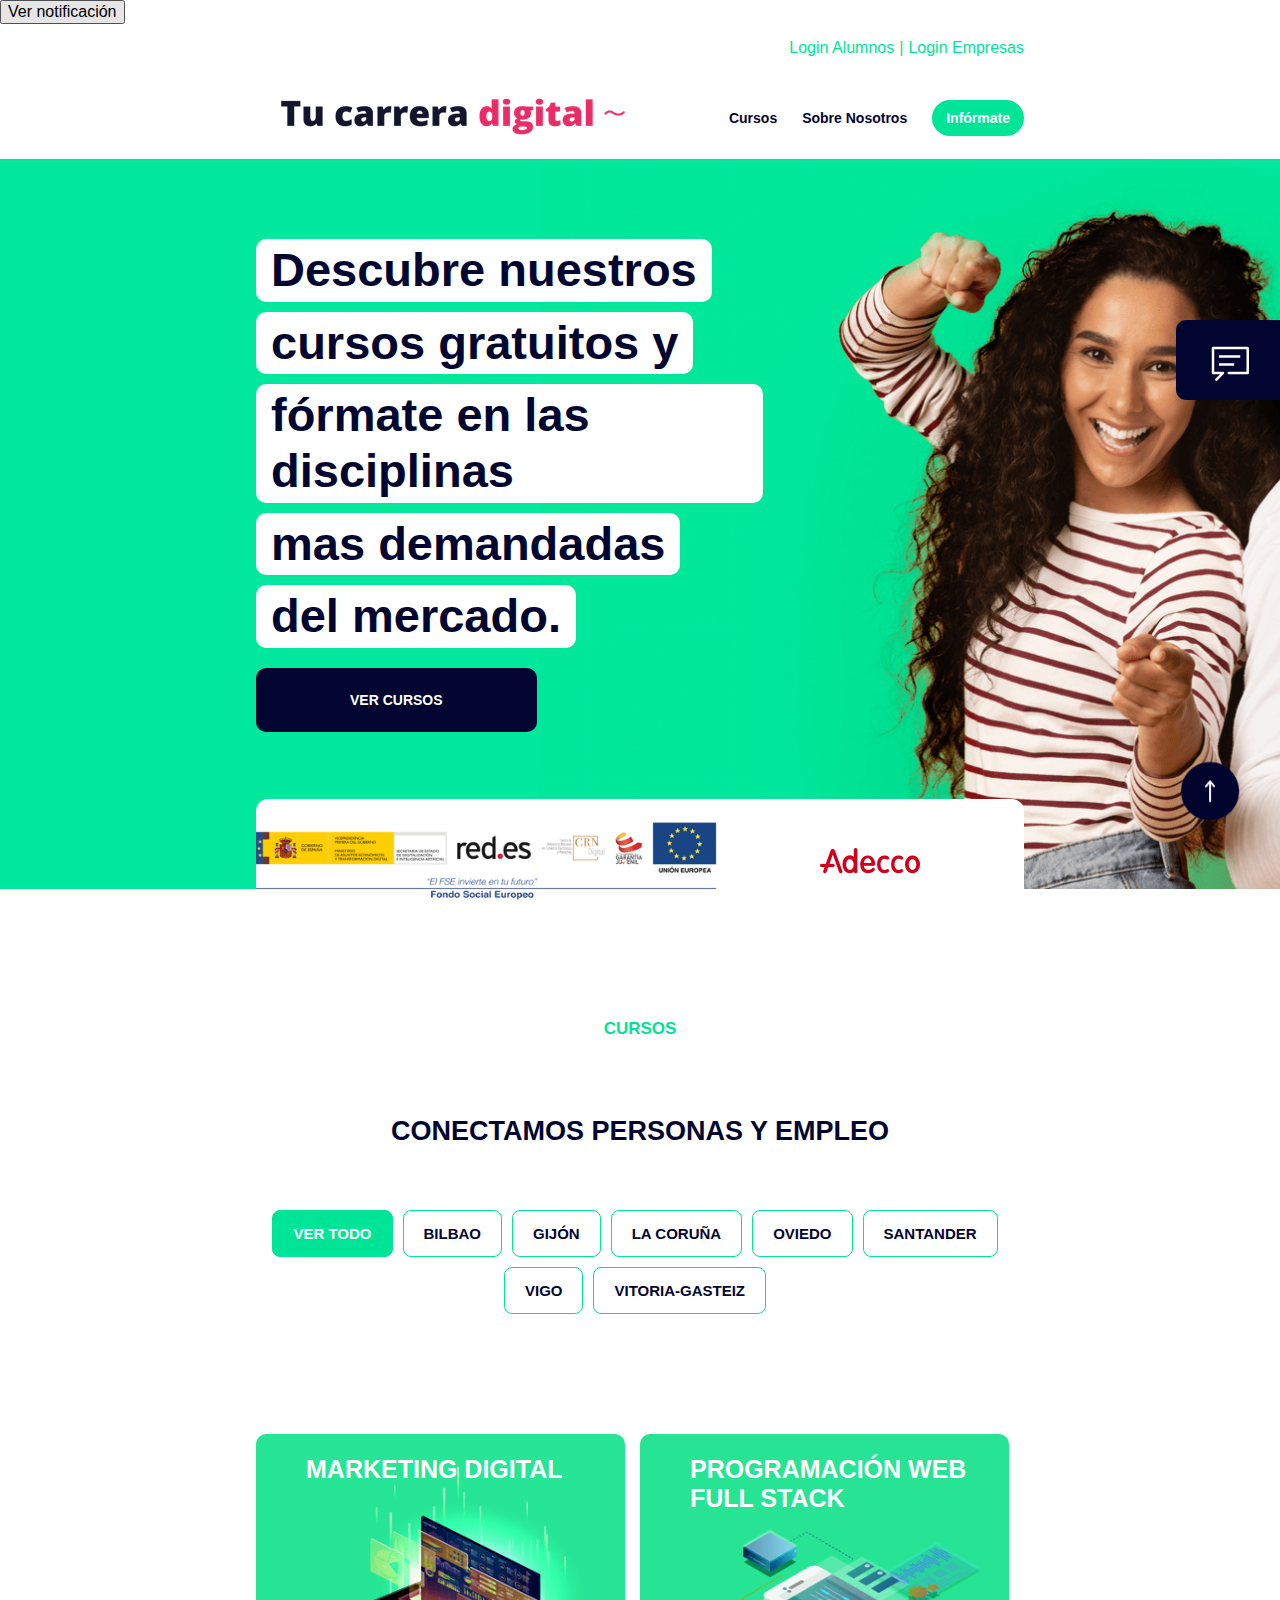
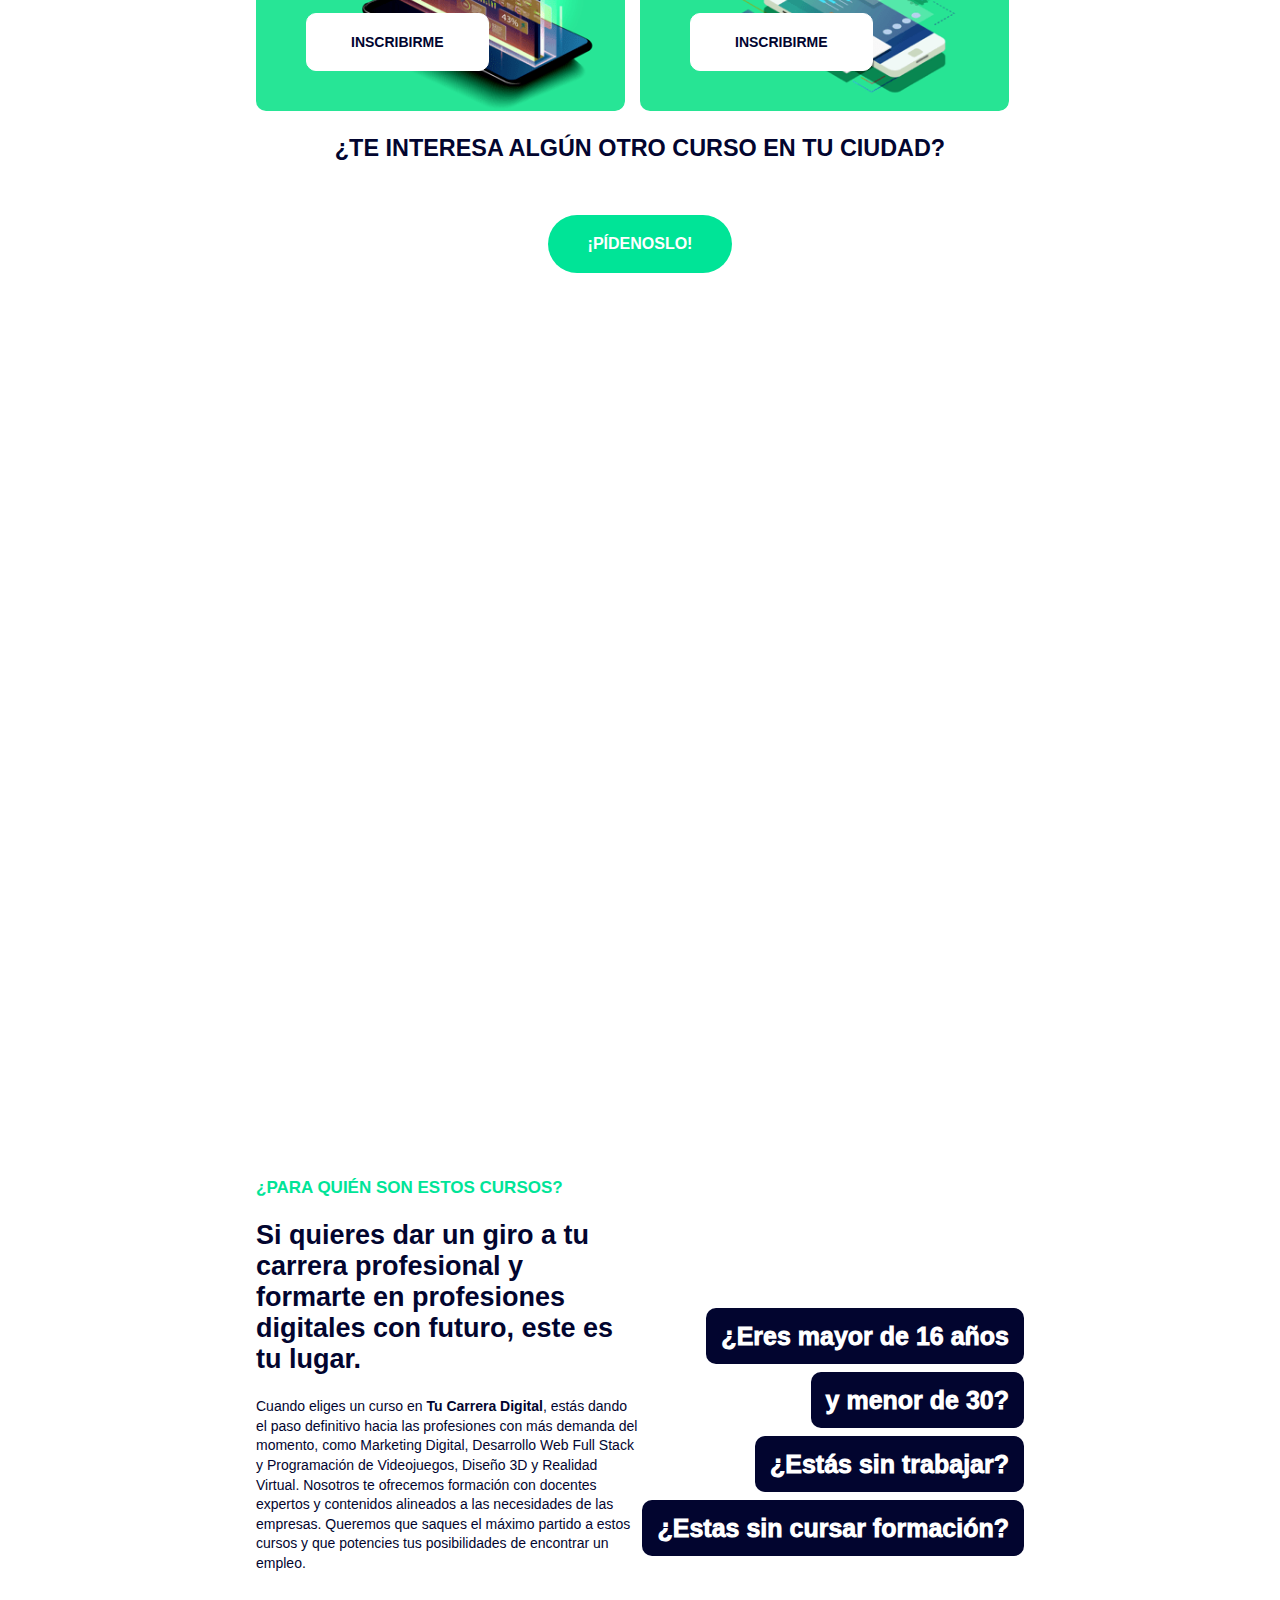
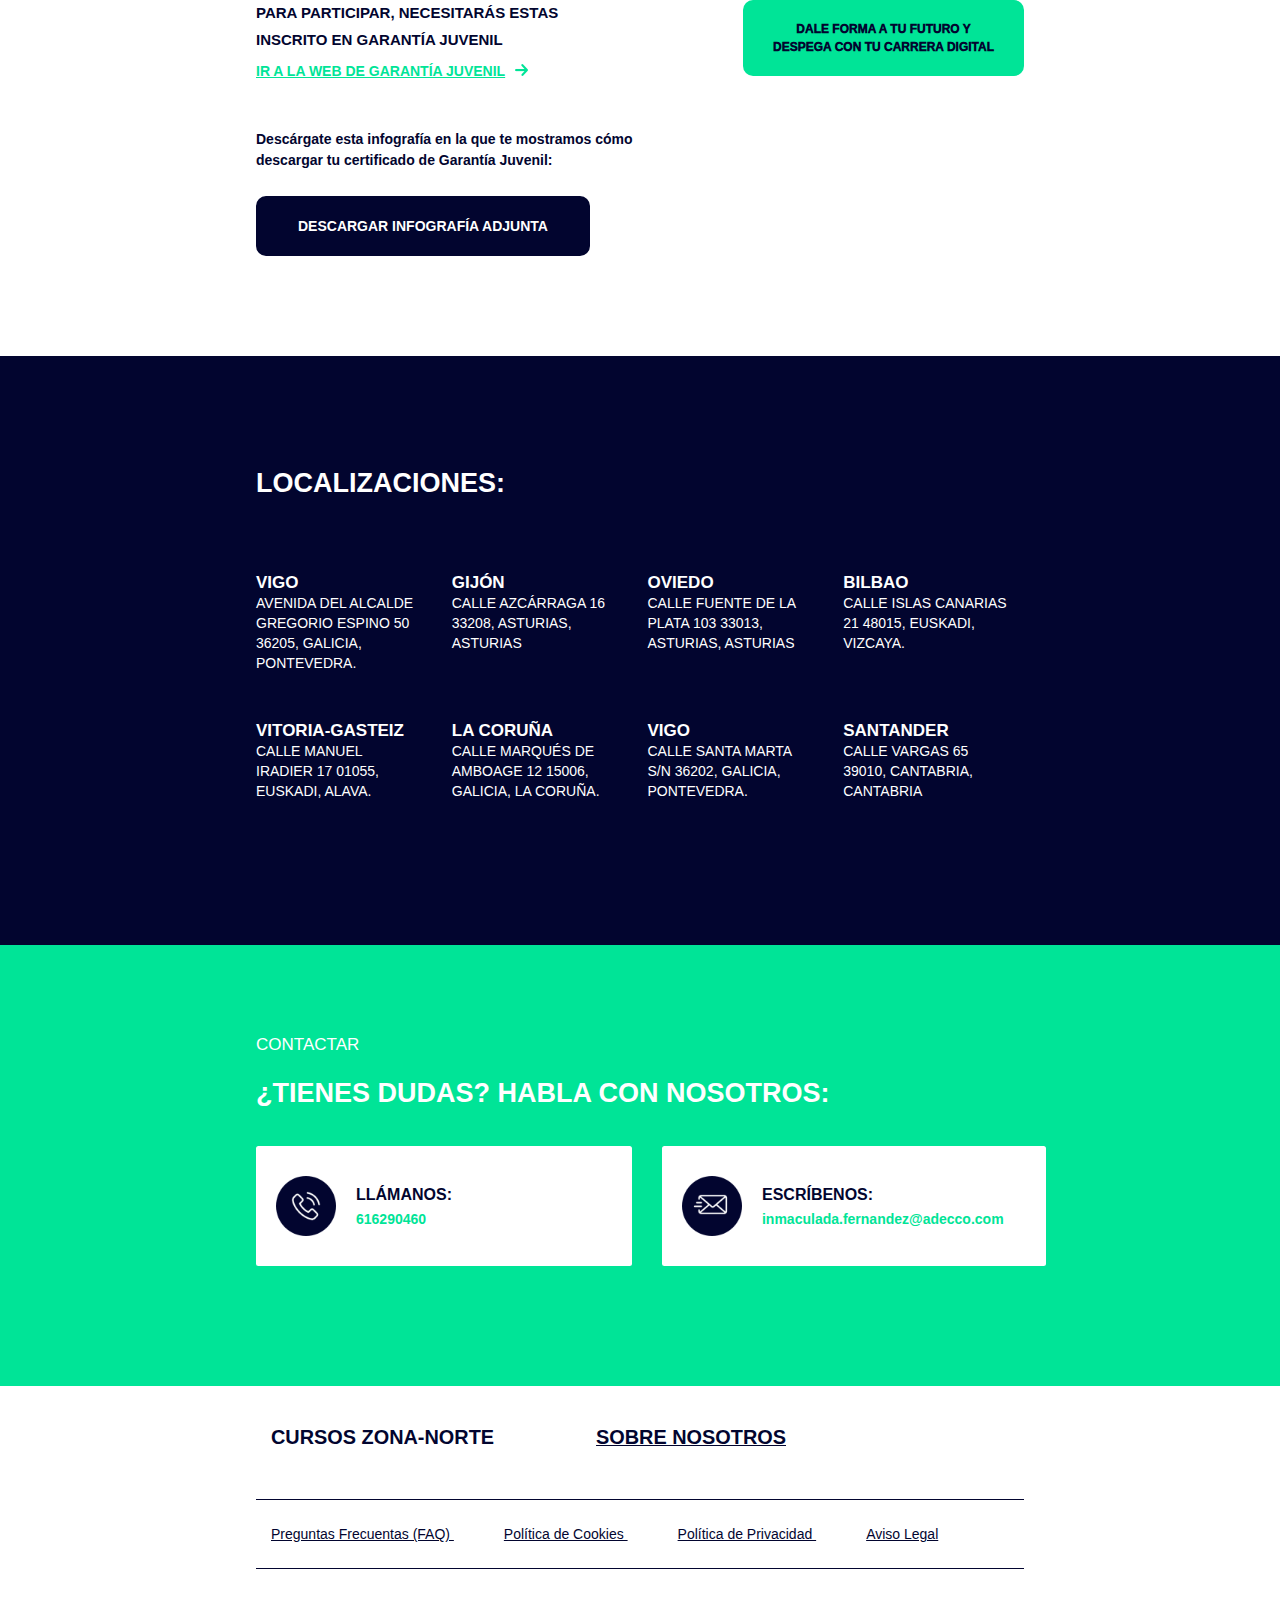
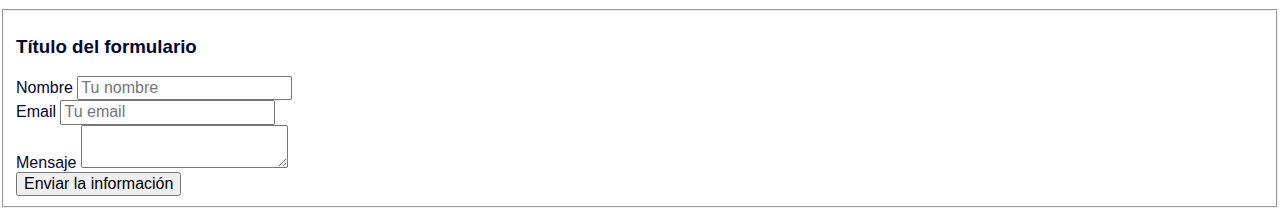
<file: ProyectoInicio/index.html>
<!DOCTYPE html>
<html lang="es">

<!--Haciendo el comando html:5 se crea estas caracteristicas necesarias para la página web-->

<head>
    <meta charset="UTF-8">
    <meta http-equiv="X-UA-Compatible" content="IE=edge">
    <meta name="viewport" content="width=device-width, initial-scale=1.0">
    <title>Tu Carrera Digital</title>

    <!-- <style>                                                                                     </style> No hacer el css en el archivo html
        h1{
            color:red;
            
        }-->

    <link rel="preconnect" href="https://fonts.googleapis.com">
    <link rel="preconnect" href="https://fonts.gstatic.com" crossorigin>
    <link href="https://fonts.googleapis.com/css2?family=Sigmar&display=swap" rel="stylesheet">
    <!-- Fuente descargada desde google fonts -->

    <link rel="preload" href="css/normalize.css" as="style">
    <link href="css/normalize.css" rel="stylesheet">
    <!--Precarga y enlace del archivo normalize.css con el index.html, este archivo añadido
                                                                                                    se hace siempre, se descarga desde normalize.css y se crea otro archivo .css
                                                                                                    Permite que mi web sea reconocida en todos los navegadores-->

    <link rel="preload" href="css/style.css" as="style">
    <link href="css/style.css" rel="stylesheet">
    <!--Precarga y enlace del archivo style.css con el index.html, siempre los 2 link juntos -->
</head>

<body>
    <!-- <h1>Primer Título</h1>  Título de mayor importancia, solo puede haber uno
    <h5>Hola Mundo</h5> Titulo de memor importancia, puede haber varios del mismo número (h2, h3, h4, h5, h6)

    <p>Primera clase de fullstack Párrafo
        <p> Párrafo hijo</p> Párrafo dentro de párrafo
    </p>

    <h3>Aprender html</h3> -->

    <!-- Comentar: Ctlr + ç -->
    <!-- Ordenar código: Alt + Shift + F -->

    <!-- <div class="ejercicio_flex">
        <a href="#">ENLACE1</a>
        <a href="#">ENLACE2</a>
        <a href="#">ENLACE3</a>
    </div> -->

    <!--
    <div class="ejercicio_box_model">
        <h2>EJERCICIO BOX MODEL</h2>
    </div>
    -->

    <!-- <section class="ejercicio_grid">
            <div class="num1"></div>
            <div class="num2"></div>
            <div class="num3"></div>
    </section>

    <section class="ejercicio_grid2">
        <div class="num4"></div>
        <div class="num5"></div>
        <div class="num6"></div>
        <div class="num7"></div>
        <div class="num8"></div>
        <div class="num9"></div>
    </section> -->


    <button id="boton">Ver notificación</button>

    <!-----------------Cabecera-------------------------------------------------------------------------------------->
    <header class="header contenedor"> <!--Cabecera, se añade la clase contenedor para el ancho-->
        <a href="#">Login Alumnos</a> <!--Enlace, asterisco para botón-->
        <p class="separador">|</p>
        <a href="#">Login Empresas</a>
    </header>

    <!-----------------Nav debajo del header------------------------------------------------------------------------->
    <nav class="cursos_sobre_informate contenedor">
        <div class="img_tcd">
            <a href="#">
                <img src="./img/Tu-carrera-digital-general.png" alt="Cursos digitales">
                <!--src: dirección del archivo img, alt: referenciar la imagen-->
            </a>
        </div>
        <div class="menu">
            <a href="#">Cursos</a>
            <a href="#">Sobre Nosotros</a>
            <a href="#" class="informate">Infórmate</a>
        </div>
    </nav>

    <!-----------------Primera sección con el título----------------------------------------------------------------->
    <section class="primera_seccion">
        <div class="contenedor">
            <h1 class="titulo">
                <strong>Descubre nuestros</strong>
                <strong>cursos gratuitos y</strong>
                <strong>fórmate en las disciplinas</strong>
                <strong>mas demandadas</strong>
                <strong>del mercado.</strong>
            </h1>
            <a class="boton" href="#">Ver Cursos</a>
        </div>
    </section>

    <section class="seccion_logos">
        <div class="contenedor">
            <div class="logo_oficial">
                <img src="img/Logos-oficiales.png" alt="Logos Oficiales">
            </div>
            <div class="logo_adecco">
                <img src="img/Logo-Adecco.png" alt="Adecco">
            </div>
        </div>
    </section>

    <!-----------------Sección de los cursos en las localidades------------------------------------------------------>
    <section class="contenedor seccion_cursos ">
        <h3 class="cursos">
            <strong>Cursos</strong>
        </h3>
        <h2 class="conectamos">
            <strong>Conectamos personas y empleo</strong>
        </h2>
        <div class="enlaces">
            <a href="#" class="ver_todo">Ver todo</a>
            <a href="#">Bilbao</a>
            <a href="#">Gijón</a>
            <a href="#">La Coruña</a>
            <a href="#">Oviedo</a>
            <a href="#">Santander</a>
            <a href="#">Vigo</a>
            <a href="#">Vitoria-Gasteiz</a>
        </div>
    </section>

    <!-----------------Sección bloques para inscribirse------------------------------------------------------------->
    <section class="contenedor seccion_inscribir">
        <div class="marketing">
            <h2>Marketing digital</h2>
            <a href="#" class="inscribirme">Inscribirme</a>
        </div>
        <div class="programacion_web">
            <h2>Programación web full stack</h2>
            <a href="#" class="inscribirme">Inscribirme</a>
        </div>
    </section>



    <!-----------------Sección depregunta y pedir------------------------------------------------------------------>
    <section class="contenedor seccion_interes">
        <h3>
            <strong>¿Te interesa algún otro curso en tu ciudad?</strong>
        </h3>
        <a href="#" id="boton_pedir">¡Pídenoslo!</a>
    </section>

    <!----------------Sección del video de YouTube----------------------------------------------------------------->
    <section class="contenedor seccion_video">
        <iframe width="560" height="315" src="https://www.youtube.com/embed/bkyWeUcNZuQ" title="YouTube video player"
            frameborder="0"
            allow="accelerometer; autoplay; clipboard-write; encrypted-media; gyroscope; picture-in-picture; web-share"
            allowfullscreen></iframe>
    </section>

    <!-----------------Sección del bloque de interés con información----------------------------------------------->
    <section class="seccion_info contenedor">
        <div class="izquierda">
            <h3>
                <b>¿Para quién son estos cursos?</b>
            </h3>
            <h2>
                <b>Si quieres dar un giro a tu carrera profesional y formarte en profesiones digitales con futuro,
                    este
                    es tu lugar.</b>
            </h2>
            <p>Cuando eliges un curso en <b>Tu Carrera Digital</b>, estás dando el paso definitivo hacia las profesiones
                con
                más demanda del
                momento, como Marketing Digital, Desarrollo Web Full Stack y Programación de Videojuegos, Diseño 3D
                y
                Realidad Virtual.
                Nosotros te ofrecemos formación con docentes expertos y contenidos alineados a las necesidades de
                las
                empresas.
                Queremos que saques el máximo partido a estos cursos y que potencies tus posibilidades de encontrar
                un
                empleo.</p>
            <h4>
                <b>Para participar, necesitarás estas inscrito en garantía juvenil</b>
            </h4>
            <a href="#" class="ir_a_web">Ir a la web de Garantía Juvenil</a>
            <p class="descargate">Descárgate esta infografía en la que te mostramos cómo descargar tu certificado de
                Garantía Juvenil:
            </p>
            <a href="#" class="descargar">Descargar infografía adjunta</a>
        </div>
        <div class="derecha">
            <h2>
                <strong>¿Eres mayor de 16 años</strong>
                <strong>y menor de 30?</strong>
                <strong>¿Estás sin trabajar?</strong>
                <strong>¿Estas sin cursar formación?</strong>
            </h2>
            <h4>
                <strong>Dale Forma a tu futuro y</strong>
                <strong>despega con tu carrera digital</strong>
            </h4>
        </div>
    </section>

    <!-----------------Sección de las localizaciones---------------------------------------------------------------->
    <section class="seccion_localizaciones">
        <div class="contenedor">
            <h2>Localizaciones:</h2>
            <div class="localizaciones">
                <div class="localizacion">
                    <h3>Vigo</h3>
                    <p>Avenida del alcalde Gregorio Espino 50 36205, Galicia, Pontevedra.</p>
                </div>
                <div>
                    <h3>Gijón</h3>
                    <p>Calle Azcárraga 16 33208, Asturias, Asturias</p>
                </div>
                <div>
                    <h3>Oviedo</h3>
                    <p>Calle Fuente de la Plata 103 33013, Asturias, Asturias</p>
                </div>
                <div>
                    <h3>Bilbao</h3>
                    <p>Calle Islas Canarias 21 48015, Euskadi, Vizcaya.</p>
                </div>
                <div>
                    <h3>Vitoria-Gasteiz</h3>
                    <p>Calle Manuel Iradier 17 01055, Euskadi, Alava.</p>
                </div>
                <div>
                    <h3>La Coruña</h3>
                    <p>Calle Marqués de Amboage 12 15006, Galicia, La Coruña.</p>
                </div>
                <div>
                    <h3>Vigo</h3>
                    <p>Calle Santa Marta S/N 36202, Galicia, Pontevedra.</p>
                </div>
                <div>
                    <h3>Santander</h3>
                    <p>Calle Vargas 65 39010, Cantabria, Cantabria</p>
                </div>
            </div>
        </div>
    </section>

    <!-----------------Sección para contactar------------------------------------------------------------------------>
    <section class="seccion_contactar">
        <div class="contenedor">
            <h3>Contactar</h3>
            <h2>
                <strong>¿Tienes dudas? Habla con nosotros:</strong>
            </h2>
            <div class="bloques">
                <div class="llamar">
                    <!-- <div class="icono">
                        <svg xmlns="http://www.w3.org/2000/svg" class="icon icon-tabler icon-tabler-phone-calling"
                        width="60" height="60" viewBox="0 0 24 24" stroke-width="2" stroke="#7bc62d" fill="none"
                        stroke-linecap="round" stroke-linejoin="round">
                        <path stroke="none" d="M0 0h24v24H0z" fill="none" />
                        <path
                            d="M5 4h4l2 5l-2.5 1.5a11 11 0 0 0 5 5l1.5 -2.5l5 2v4a2 2 0 0 1 -2 2a16 16 0 0 1 -15 -15a2 2 0 0 1 2 -2" />
                        <line x1="15" y1="7" x2="15" y2="7.01" />
                        <line x1="18" y1="7" x2="18" y2="7.01" />
                        <line x1="21" y1="7" x2="21" y2="7.01" />
                    </svg> 
                    Iconos obtenidos desde Tabler Icons, copiar en la web y pegar aquí. Puedo descargar SVG desde google fonts y guardarlo en una carpeta svg
                    </div>-->
                    <img src="img/ico-TLF.png">
                    <div class="texto_llamar">
                        <p>
                            <span>Llámanos:</span>
                        </p>
                        <a href="#">616290460</a>
                    </div>
                </div>
                <div class="escribir">
                    <!-- <div class="icono">
                        <svg xmlns="http://www.w3.org/2000/svg" class="icon icon-tabler icon-tabler-mail" width="60"
                        height="60" viewBox="0 0 24 24" stroke-width="2" stroke="#7bc62d" fill="none"
                        stroke-linecap="round" stroke-linejoin="round">
                        <path stroke="none" d="M0 0h24v24H0z" fill="none" />
                        <rect x="3" y="5" width="18" height="14" rx="2" />
                        <polyline points="3 7 12 13 21 7" />
                    </svg> 
                    </div>-->
                    <img src="img/ico-EMAIL.png">
                    <div class="texto_escribir">
                        <p>
                            <span>Escríbenos:</span>
                        </p>
                        <a href="#">inmaculada.fernandez@adecco.com</a>
                    </div>
                </div>
            </div>

        </div>
    </section>

    <!-----------------Pie de página-------------------------------------------------------------------------------------->
    <footer>
        <div class="contenedor">
            <div class="primero">
                <a href="#">
                    <h3>Cursos Zona-Norte</h3>
                </a>
                <a href="#" class="sobre_nosotros">
                    <h3>Sobre Nosotros</h3>
                </a>
            </div>
            <div class="segundo">
                <a href="#">
                    Preguntas Frecuentas (FAQ)
                </a>
                <a href="#">
                    Política de Cookies
                </a>
                <a href="#">
                    Política de Privacidad
                </a>
                <a href="#">
                    Aviso Legal
            </div>
        </div>
    </footer>


    <section class="boton_fijo">
        <a href="">
            <img src="img/CTA-informate.png">
        </a>
    </section>

    <section class="boton_to_top">
        <a href="">
            <img src="img/up-top.png">
        </a>
    </section>


    <!-----------------Formulario de contacto--------------------------------------------------------------------------------->
    <form>
        <!-- Agrupar todos los elementos del formulario en una caja -->
        <fieldset>
            <h3>
                <legend>Título del formulario</legend> <!--Título del formulario-->
            </h3>

            <div> <!-- Crear una etiqueta con input -->
                <div>
                    <label>Nombre</label>
                    <input id="nombre" type="text" placeholder="Tu nombre">
                </div>
                <!-- Creamos divisiones para cada etiqueta con su input -->
                <!-- <div>
                    <label>Apellidos</label>
                    <input id="apellidos" type="text" placeholder="Tus apellidos">
                </div> -->
                <!-- Tipo texto para Nombre y Apellidos -->
                <!-- <div>
                    <label>Teléfono</label>
                    <input id="telefono" type="tel" placeholder="Tu teléfono">
                </div> -->
                <!-- Tipo tel para Teléfono -->
                <div>
                    <label>Email</label>
                    <input id="email" type="email" placeholder="Tu email">
                </div>
                <!-- Tipo email para Email -->
                <div>
                    <label>Mensaje</label>
                    <textarea id="mensaje" type="text" placeholder="Tu mensaje"> </textarea>
                </div>
            </div>

            <input type="submit" value="Enviar la información">
            <!-- Crear botón para enviar el formulario -->
        </fieldset>
    </form>

    <section class="seccion_movil">
        <p>Infórmate</p>
        <a href=""><img src="./img/ico-informate.png"></a>
    </section>

    <!-- <script src="js/script.js"></script>     Enlazar el archivo script con el html-->
    <!-- <script src="js/01.js"></script> -->
    <!-- <script src="js/02.js"></script> -->
    <!-- <script src="js/03.js"></script> -->
    <!-- <script src="js/04.js"></script> -->
    <!-- <script src="js/05.js"></script> -->
    <!-- <script src="js/10.js"></script> -->
    <script src="js/interaccion.js"></script>

</body>




</html>
</file>
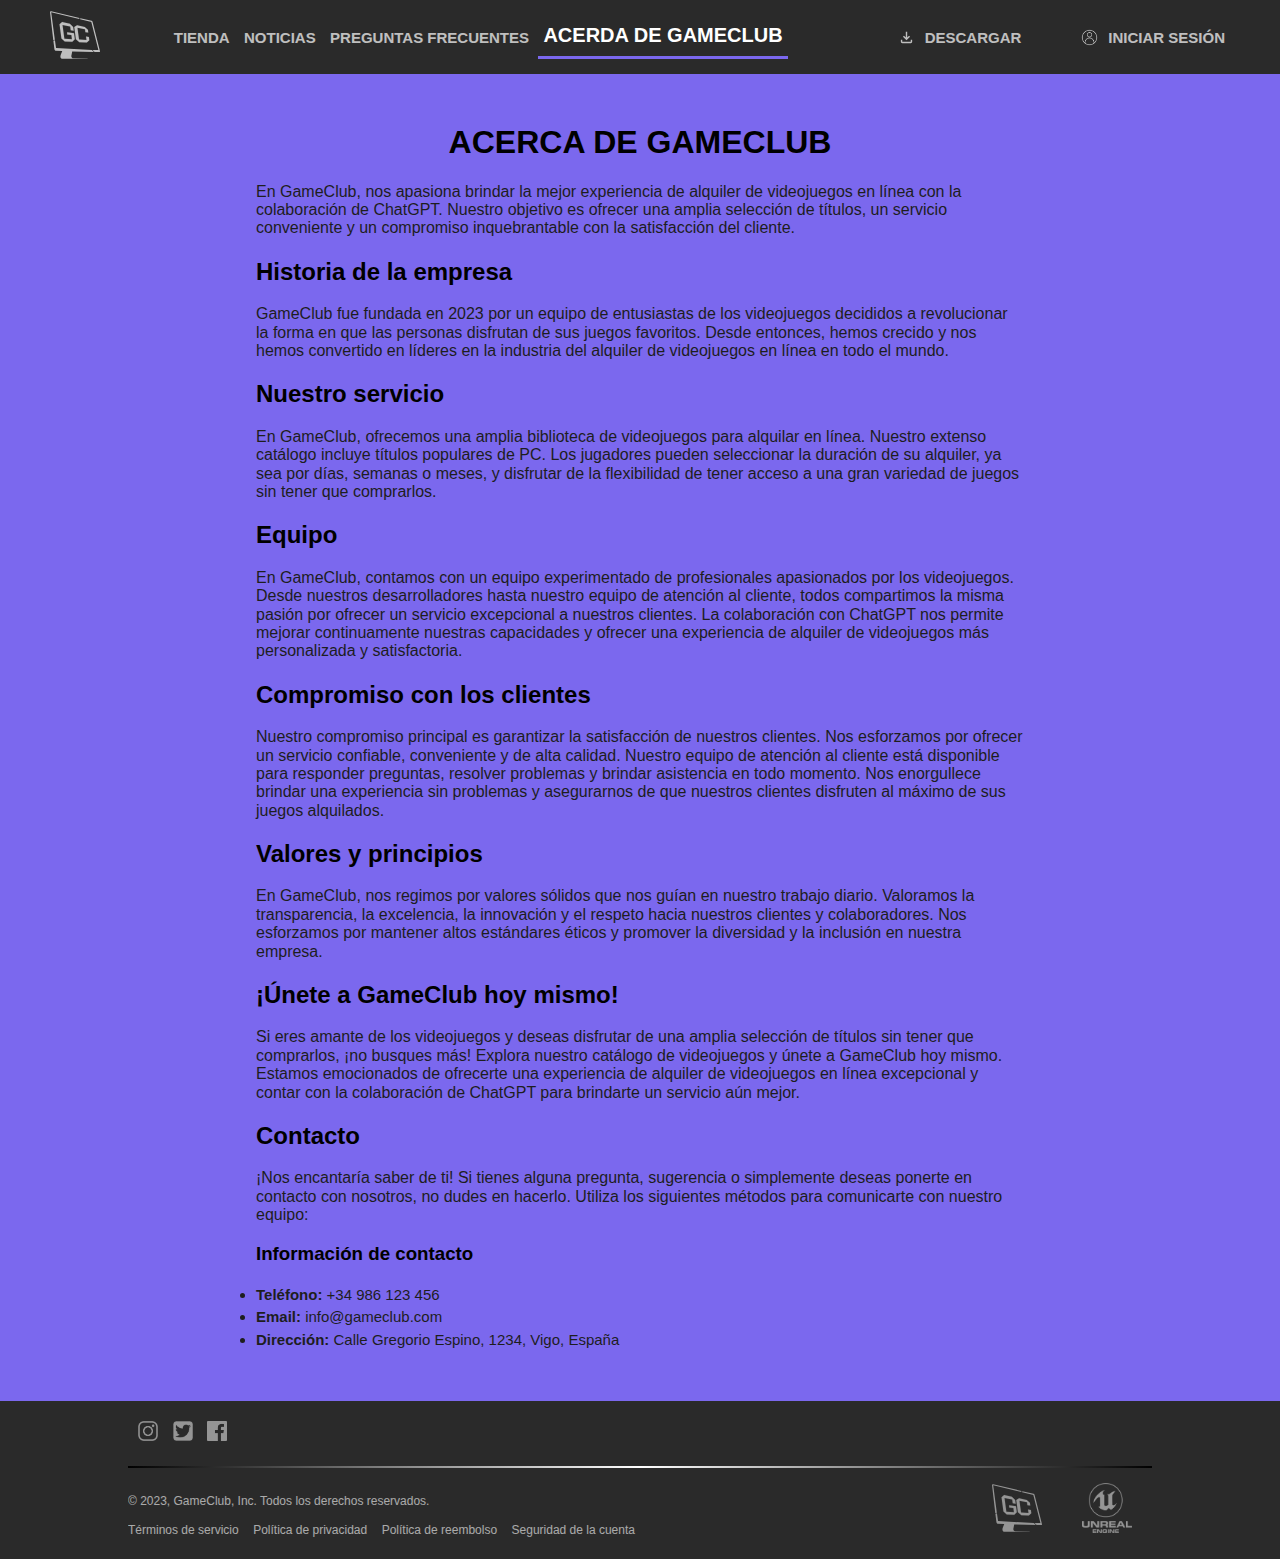
<file: ProyectoPersonal/acerca.html>
<!DOCTYPE html>

<html lang="es">

<head>
    <meta charset="UTF-8">
    <meta http-equiv="X-UA-Compatible" content="IE=edge">
    <meta name="viewport" content="width=device-width, initial-scale=1.0">
    <title>Acerca de GameClub</title>

    <link rel="preload" href="css/normalize.css" as="style">
    <link href="css/normalize.css" rel="stylesheet">

    <link rel="preload" href="css/style_acerca.css" as="style">
    <link href="css/style_acerca.css" rel="stylesheet">

</head>

<body>

    <header class="cabecera">
        <div class="izquierda">
            <div class="logo_web">
                <a href="./index.html">
                    <img src="./img/logo_gameclub.svg" alt="logo">
                </a>
            </div>
            <div class="enlaces">
                <a href="./tienda.html" class="tienda">Tienda</a>
                <a href="./noticias.html" class="noticias">Noticias</a>
                <a href="./faq.html" class="faq">Preguntas Frecuentes</a>
                <a href="./acerca.html" class="acerca">Acerda de GameClub</a>
            </div>
        </div>
        <div class="derecha">
            <div class="descargar" onclick="mostrar_descargar()">
                <img src="./img/download.svg">
                <p>Descargar</p>
            </div>
            <div class="iniciar_sesion" onclick="mostrar_login()">
                <img src="./img/user_login.png">
                <p>Iniciar Sesión</p>
            </div>
        </div>
        <div class="menu" onclick="mostrar_menu()">
            <img src="./img/menu.svg">
        </div>
        <div class="desplegable">
            <a href="./tienda.html" class="tienda">Tienda</a>
            <a href="./noticias.html" class="noticias">Noticias</a>
            <a href="./faq.html" class="faq">Preguntas Frecuentes</a>
            <a href="./acerca.html" class="acerca">Acerca de GameClub</a>
            <a>___________________</a>
            <div class="desplegable_descargar" onclick="mostrar_descargar()">
                <img src="./img/download.svg">
                <p>Descargar</p>
            </div>
            <div class="desplegable_iniciar_sesion" onclick="mostrar_login()">
                <img src="./img/user_login.png">
                <p>Iniciar Sesión</p>
            </div>
        </div>
    </header>

    <section class="contenedor seccion_acerca">

        <h1>Acerca de GameClub</h1>

        <p>En GameClub, nos apasiona brindar la mejor experiencia de alquiler de videojuegos en línea con la
            colaboración de ChatGPT. Nuestro objetivo es ofrecer una amplia selección de títulos, un servicio
            conveniente y un compromiso inquebrantable con la satisfacción del cliente.</p>

        <h2>Historia de la empresa</h2>
        <p>GameClub fue fundada en 2023 por un equipo de entusiastas de los videojuegos decididos a revolucionar la
            forma en que las personas disfrutan de sus juegos favoritos. Desde entonces, hemos crecido y nos hemos
            convertido en líderes en la industria del alquiler de videojuegos en línea en todo el mundo.</p>

        <h2>Nuestro servicio</h2>
        <p>En GameClub, ofrecemos una amplia biblioteca de videojuegos para alquilar en línea. Nuestro extenso catálogo
            incluye títulos populares de PC. Los jugadores pueden seleccionar la duración de su alquiler, ya sea por
            días,
            semanas o meses, y disfrutar de la flexibilidad de tener acceso a una gran variedad de juegos sin tener que
            comprarlos.</p>

        <h2>Equipo</h2>
        <p>En GameClub, contamos con un equipo experimentado de profesionales apasionados por los videojuegos. Desde
            nuestros desarrolladores hasta nuestro equipo de atención al cliente, todos compartimos la misma pasión por
            ofrecer un servicio excepcional a nuestros clientes. La colaboración con ChatGPT nos permite mejorar
            continuamente nuestras capacidades y ofrecer una experiencia de alquiler de videojuegos más personalizada y
            satisfactoria.</p>

        <h2>Compromiso con los clientes</h2>
        <p>Nuestro compromiso principal es garantizar la satisfacción de nuestros clientes. Nos esforzamos por ofrecer
            un servicio confiable, conveniente y de alta calidad. Nuestro equipo de atención al cliente está disponible
            para responder preguntas, resolver problemas y brindar asistencia en todo momento. Nos enorgullece brindar
            una experiencia sin problemas y asegurarnos de que nuestros clientes disfruten al máximo de sus juegos
            alquilados.</p>

        <h2>Valores y principios</h2>
        <p>En GameClub, nos regimos por valores sólidos que nos guían en nuestro trabajo diario. Valoramos la
            transparencia, la excelencia, la innovación y el respeto hacia nuestros clientes y colaboradores. Nos
            esforzamos por mantener altos estándares éticos y promover la diversidad y la inclusión en nuestra empresa.
        </p>

        <h2>¡Únete a GameClub hoy mismo!</h2>
        <p>Si eres amante de los videojuegos y deseas disfrutar de una amplia selección de títulos sin tener que
            comprarlos, ¡no busques más! Explora nuestro catálogo de videojuegos y únete a GameClub hoy mismo. Estamos
            emocionados de ofrecerte una experiencia de alquiler de videojuegos en línea excepcional y contar con la
            colaboración de ChatGPT para brindarte un servicio aún mejor.</p>

        <h2>Contacto</h2>

        <p>¡Nos encantaría saber de ti! Si tienes alguna pregunta, sugerencia o simplemente deseas ponerte en contacto
            con nosotros, no dudes en hacerlo. Utiliza los siguientes métodos para comunicarte con nuestro equipo:</p>

        <h3>Información de contacto</h3>
        <div>
            <li><strong>Teléfono:</strong> +34 986 123 456</li>
            <li><strong>Email:</strong> info@gameclub.com</li>
            <li><strong>Dirección:</strong> Calle Gregorio Espino, 1234, Vigo, España</li>
        </div>
    </section>

    <footer class="pie_pagina">
        <div class="contenedor_footer">
            <div class="logos_redes">
                <a href="https://www.instagram.com/" target="_blank" class="instagram">
                    <img src="./img/instagram.png">
                </a>
                <a href="https://twitter.com/?lang=es" target="_blank" class="twitter">
                    <img src="./img/twitter.png">
                </a>
                <a href="https://es-es.facebook.com/" target="_blank" class="facebook">
                    <img src="./img/facebook.png">
                </a>
            </div>
            <div class="contenido">
                <div class="footer_izq">
                    <p>© 2023, GameClub, Inc. Todos los derechos reservados.</p>
                    <div class="enlaces_izq">
                        <a href="./terminos.html">Términos de servicio</a>
                        <a href="./privacidad.html">Política de privacidad</a>
                        <a href="./reembolso.html">Política de reembolso</a>
                        <a href="./seguridad.html">Seguridad de la cuenta</a>
                    </div>
                </div>
                <div class="logos_derecha">
                    <a class="logo_gamclub" href="/ProyectoPersonal/index.html">
                        <img src="./img/logo_gameclub.svg">
                    </a>
                    <a class="logo_unreal" href="https://www.unrealengine.com/en-US/unreal-engine-5" target="_blank">
                        <img src="./img/unreal.png">
                    </a>
                </div>
            </div>
        </div>
    </footer>

    <section class="pie_pagina_media">
        <div class="contenedor_footer_media">
            <div class="logos_redes_media">
                <a href="https://www.instagram.com/" target="_blank" class="instagram">
                    <img src="./img/instagram.png">
                </a>
                <a href="https://twitter.com/?lang=es" target="_blank" class="twitter">
                    <img src="./img/twitter.png">
                </a>
                <a href="https://es-es.facebook.com/" target="_blank" class="facebook">
                    <img src="./img/facebook.png">
                </a>
            </div>
            <div class="contenido_media">
                <p>© 2023, GameClub, Inc. Todos los derechos reservados.</p>
                <div class="enlaces_media">
                    <a href="./terminos.html">Términos de servicio</a>
                    <a href="./privacidad.html">Política de privacidad</a>
                    <a href="./reembolso.html">Política de reembolso</a>
                    <a href="./seguridad.html">Seguridad de la cuenta</a>
                </div>
                <div class="logos_media">
                    <a class="logo_gamclub_media" href="/ProyectoPersonal/index.html">
                        <img src="./img/logo_gameclub.svg">
                    </a>
                    <a class="logo_unreal_media" href="https://www.unrealengine.com/en-US/unreal-engine-5"
                        target="_blank">
                        <img src="./img/unreal.png">
                    </a>
                </div>
            </div>
        </div>
    </section>

    <div id="login_popup" class="login_popup">
        <div class="contenido_popup">
            <h1>Iniciar sesión</h1>
            <form>
                <input id="usuario" type="text" placeholder="Nombre de usuario" required>
                <input type="password" placeholder="Contraseña" required>
                <button id="iniciar" >Iniciar sesión</button>
            </form>
            <span class="cerrar" onclick="cerrar_login()"></span>
        </div>
    </div>

    <script src="js/script.js"></script>
</body>

</html>
</file>
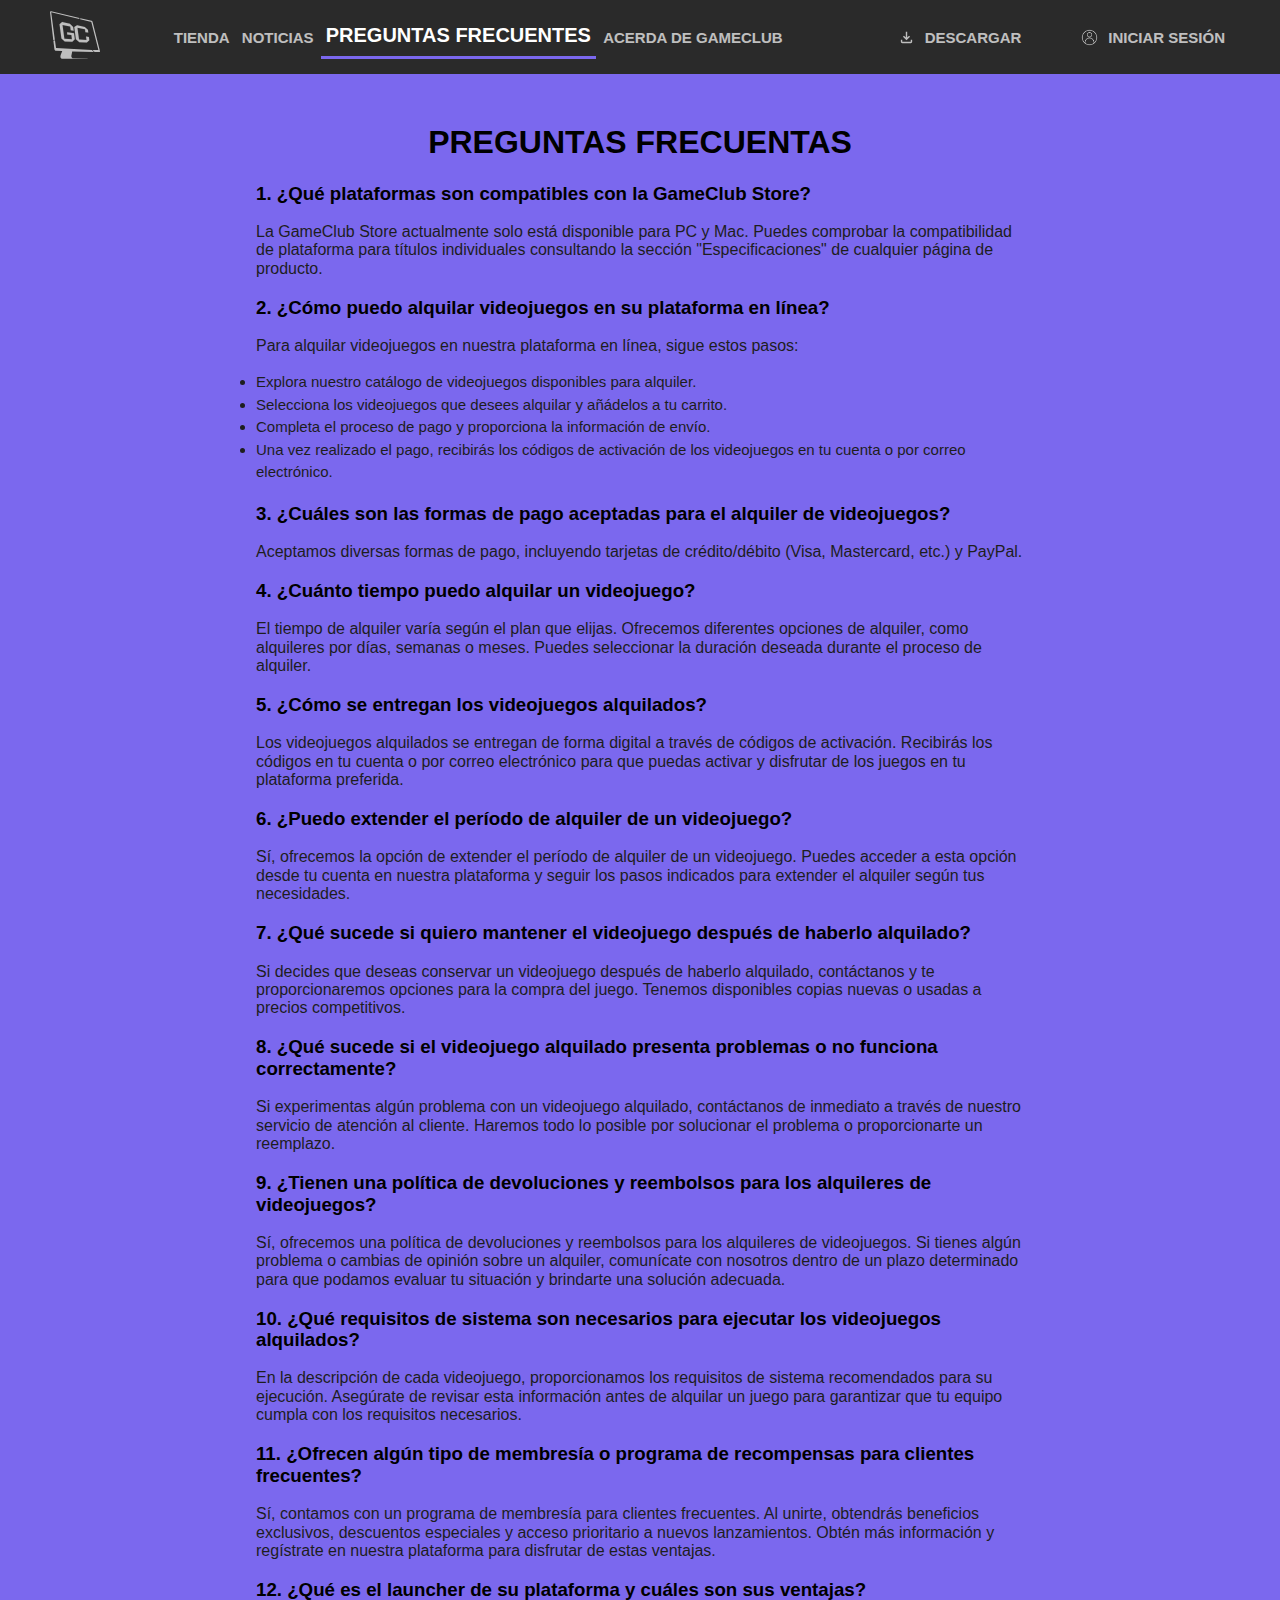
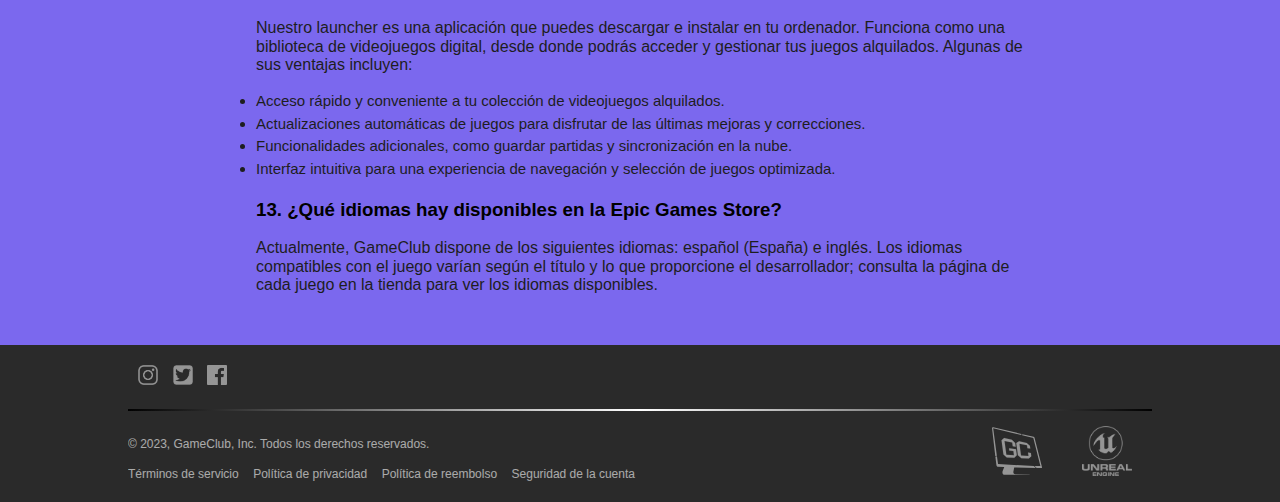
<file: ProyectoPersonal/faq.html>
<!DOCTYPE html>
<html lang="es">

<head>
    <meta charset="UTF-8">
    <meta http-equiv="X-UA-Compatible" content="IE=edge">
    <meta name="viewport" content="width=device-width, initial-scale=1.0">
    <title>FAQ - GameClub</title>

    <link rel="preload" href="css/normalize.css" as="style">
    <link href="css/normalize.css" rel="stylesheet">

    <link rel="preload" href="css/style_faq.css" as="style">
    <link href="css/style_faq.css" rel="stylesheet">

</head>

<body>

    <header class="cabecera">
        <div class="izquierda">
            <div class="logo_web">
                <a href="./index.html">
                    <img src="./img/logo_gameclub.svg" alt="logo">
                </a>
            </div>
            <div class="enlaces">
                <a href="./tienda.html" class="tienda">Tienda</a>
                <a href="./noticias.html" class="noticias">Noticias</a>
                <a href="./faq.html" class="faq">Preguntas Frecuentes</a>
                <a href="./acerca.html" class="acerca">Acerda de GameClub</a>
            </div>
        </div>
        <div class="derecha">
            <div class="descargar" onclick="mostrar_descargar()">
                <img src="./img/download.svg">
                <p>Descargar</p>
            </div>
            <div class="iniciar_sesion" onclick="mostrar_login()">
                <img src="./img/user_login.png">
                <p>Iniciar Sesión</p>
            </div>
        </div>
        <div class="menu" onclick="mostrar_menu()">
            <img src="./img/menu.svg">
        </div>
        <div class="desplegable">
            <a href="./tienda.html" class="tienda">Tienda</a>
            <a href="./noticias.html" class="noticias">Noticias</a>
            <a href="./faq.html" class="faq">Preguntas Frecuentes</a>
            <a href="./acerca.html" class="acerca">Acerca de GameClub</a>
            <a>___________________</a>
            <div class="desplegable_descargar" onclick="mostrar_descargar()">
                <img src="./img/download.svg">
                <p>Descargar</p>
            </div>
            <div class="desplegable_iniciar_sesion" onclick="mostrar_login()">
                <img src="./img/user_login.png">
                <p>Iniciar Sesión</p>
            </div>
        </div>
    </header>

    <section class="contenedor seccion_faq">
        <h1>Preguntas Frecuentas</h1>

        <h3>1. ¿Qué plataformas son compatibles con la GameClub Store?</h3>
        <p>La GameClub Store actualmente solo está disponible para PC y Mac.
            Puedes comprobar la compatibilidad de plataforma para títulos
            individuales consultando la sección "Especificaciones" de cualquier
            página de producto.</p>

        <h3>2. ¿Cómo puedo alquilar videojuegos en su plataforma en línea?</h3>
        <p>Para alquilar videojuegos en nuestra plataforma en línea, sigue estos pasos:</p>
        <div>
            <li>Explora nuestro catálogo de videojuegos disponibles para alquiler.</li>
            <li>Selecciona los videojuegos que desees alquilar y añádelos a tu carrito.</li>
            <li>Completa el proceso de pago y proporciona la información de envío.</li>
            <li>Una vez realizado el pago, recibirás los códigos de activación de los videojuegos en tu cuenta o por
                correo electrónico.</li>
        </div>

        <h3>3. ¿Cuáles son las formas de pago aceptadas para el alquiler de videojuegos?</h3>
        <p>Aceptamos diversas formas de pago, incluyendo tarjetas de crédito/débito (Visa, Mastercard, etc.) y PayPal.
        </p>

        <h3>4. ¿Cuánto tiempo puedo alquilar un videojuego?</h3>
        <p>El tiempo de alquiler varía según el plan que elijas. Ofrecemos diferentes opciones de alquiler, como
            alquileres por días, semanas o meses. Puedes seleccionar la duración deseada durante el proceso de alquiler.
        </p>

        <h3>5. ¿Cómo se entregan los videojuegos alquilados?</h3>
        <p>Los videojuegos alquilados se entregan de forma digital a través de códigos de activación. Recibirás los
            códigos en tu cuenta o por correo electrónico para que puedas activar y disfrutar de los juegos en tu
            plataforma preferida.</p>

        <h3>6. ¿Puedo extender el período de alquiler de un videojuego?</h3>
        <p>Sí, ofrecemos la opción de extender el período de alquiler de un videojuego. Puedes acceder a esta opción
            desde tu cuenta en nuestra plataforma y seguir los pasos indicados para extender el alquiler según tus
            necesidades.</p>

        <h3>7. ¿Qué sucede si quiero mantener el videojuego después de haberlo alquilado?</h3>
        <p>Si decides que deseas conservar un videojuego después de haberlo alquilado, contáctanos y te proporcionaremos
            opciones para la compra del juego. Tenemos disponibles copias nuevas o usadas a precios competitivos.</p>

        <h3>8. ¿Qué sucede si el videojuego alquilado presenta problemas o no funciona correctamente?</h3>
        <p>Si experimentas algún problema con un videojuego alquilado, contáctanos de inmediato a través de nuestro
            servicio de atención al cliente. Haremos todo lo posible por solucionar el problema o proporcionarte un
            reemplazo.</p>

        <h3>9. ¿Tienen una política de devoluciones y reembolsos para los alquileres de videojuegos?</h3>
        <p>Sí, ofrecemos una política de devoluciones y reembolsos para los alquileres de videojuegos. Si tienes algún
            problema o cambias de opinión sobre un alquiler, comunícate con nosotros dentro de un plazo determinado para
            que podamos evaluar tu situación y brindarte una solución adecuada.</p>

        <h3>10. ¿Qué requisitos de sistema son necesarios para ejecutar los videojuegos alquilados?</h3>
        <p>En la descripción de cada videojuego, proporcionamos los requisitos de sistema recomendados para su
            ejecución. Asegúrate de revisar esta información antes de alquilar un juego para garantizar que tu equipo
            cumpla con los requisitos necesarios.</p>

        <h3>11. ¿Ofrecen algún tipo de membresía o programa de recompensas para clientes frecuentes?</h3>
        <p>Sí, contamos con un programa de membresía para clientes frecuentes. Al unirte, obtendrás beneficios
            exclusivos, descuentos especiales y acceso prioritario a nuevos lanzamientos. Obtén más información y
            regístrate en nuestra plataforma para disfrutar de estas ventajas.</p>

        <h3>12. ¿Qué es el launcher de su plataforma y cuáles son sus ventajas?</h3>
        <p>Nuestro launcher es una aplicación que puedes descargar e instalar en tu ordenador. Funciona como una
            biblioteca de videojuegos digital, desde donde podrás acceder y gestionar tus juegos alquilados. Algunas de
            sus ventajas incluyen:</p>
        <div>
            <li>Acceso rápido y conveniente a tu colección de videojuegos alquilados.</li>
            <li>Actualizaciones automáticas de juegos para disfrutar de las últimas mejoras y correcciones.</li>
            <li>Funcionalidades adicionales, como guardar partidas y sincronización en la nube.</li>
            <li>Interfaz intuitiva para una experiencia de navegación y selección de juegos optimizada.</li>
        </div>

        <h3>13. ¿Qué idiomas hay disponibles en la Epic Games Store?</h3>
        <p>Actualmente, GameClub dispone de los siguientes idiomas: español (España)
            e inglés. Los idiomas compatibles con el juego varían según el título
            y lo que proporcione el desarrollador; consulta la página de cada juego en
            la tienda para ver los idiomas disponibles.</p>
    </section>

    <footer class="pie_pagina">
        <div class="contenedor_footer">
            <div class="logos_redes">
                <a href="https://www.instagram.com/" target="_blank" class="instagram">
                    <img src="./img/instagram.png">
                </a>
                <a href="https://twitter.com/?lang=es" target="_blank" class="twitter">
                    <img src="./img/twitter.png">
                </a>
                <a href="https://es-es.facebook.com/" target="_blank" class="facebook">
                    <img src="./img/facebook.png">
                </a>
            </div>
            <div class="contenido">
                <div class="footer_izq">
                    <p>© 2023, GameClub, Inc. Todos los derechos reservados.</p>
                    <div class="enlaces_izq">
                        <a href="./terminos.html">Términos de servicio</a>
                        <a href="./privacidad.html">Política de privacidad</a>
                        <a href="./reembolso.html">Política de reembolso</a>
                        <a href="./seguridad.html">Seguridad de la cuenta</a>
                    </div>
                </div>
                <div class="logos_derecha">
                
                    <a class="logo_gamclub" href="/ProyectoPersonal/index.html">
                        <img src="./img/logo_gameclub.svg">
                    </a>
                    <a class="logo_unreal" href="https://www.unrealengine.com/en-US/unreal-engine-5" target="_blank">
                        <img src="./img/unreal.png">
                    </a>
                
                </div>
            </div>
        </div>

    </footer>

    <section class="pie_pagina_media">
        <div class="contenedor_footer_media">
            <div class="logos_redes_media">
                <a href="https://www.instagram.com/" target="_blank" class="instagram">
                    <img src="./img/instagram.png">
                </a>
                <a href="https://twitter.com/?lang=es" target="_blank" class="twitter">
                    <img src="./img/twitter.png">
                </a>
                <a href="https://es-es.facebook.com/" target="_blank" class="facebook">
                    <img src="./img/facebook.png">
                </a>
            </div>
            <div class="contenido_media">
                <p>© 2023, GameClub, Inc. Todos los derechos reservados.</p>
                <div class="enlaces_media">
                    <a href="./terminos.html">Términos de servicio</a>
                    <a href="./privacidad.html">Política de privacidad</a>
                    <a href="./reembolso.html">Política de reembolso</a>
                    <a href="./seguridad.html">Seguridad de la cuenta</a>
                </div>
                <div class="logos_media">
                    <a class="logo_gamclub_media" href="/ProyectoPersonal/index.html">
                        <img src="./img/logo_gameclub.svg">
                    </a>
                    <a class="logo_unreal_media" href="https://www.unrealengine.com/en-US/unreal-engine-5"
                        target="_blank">
                        <img src="./img/unreal.png">
                    </a>
                </div>
            </div>
        </div>
    </section>

    <div id="login_popup" class="login_popup">
        <div class="contenido_popup">
            <h1>Iniciar sesión</h1>
            <form>
                <input type="text" placeholder="Nombre de usuario" required>
                <input type="password" placeholder="Contraseña" required>
                <button type="submit">Iniciar sesión</button>
            </form>
            <span class="cerrar" onclick="cerrar_login()"></span>
        </div>
    </div>

    <script src="js/script.js"></script>

</body>

</html>
</file>
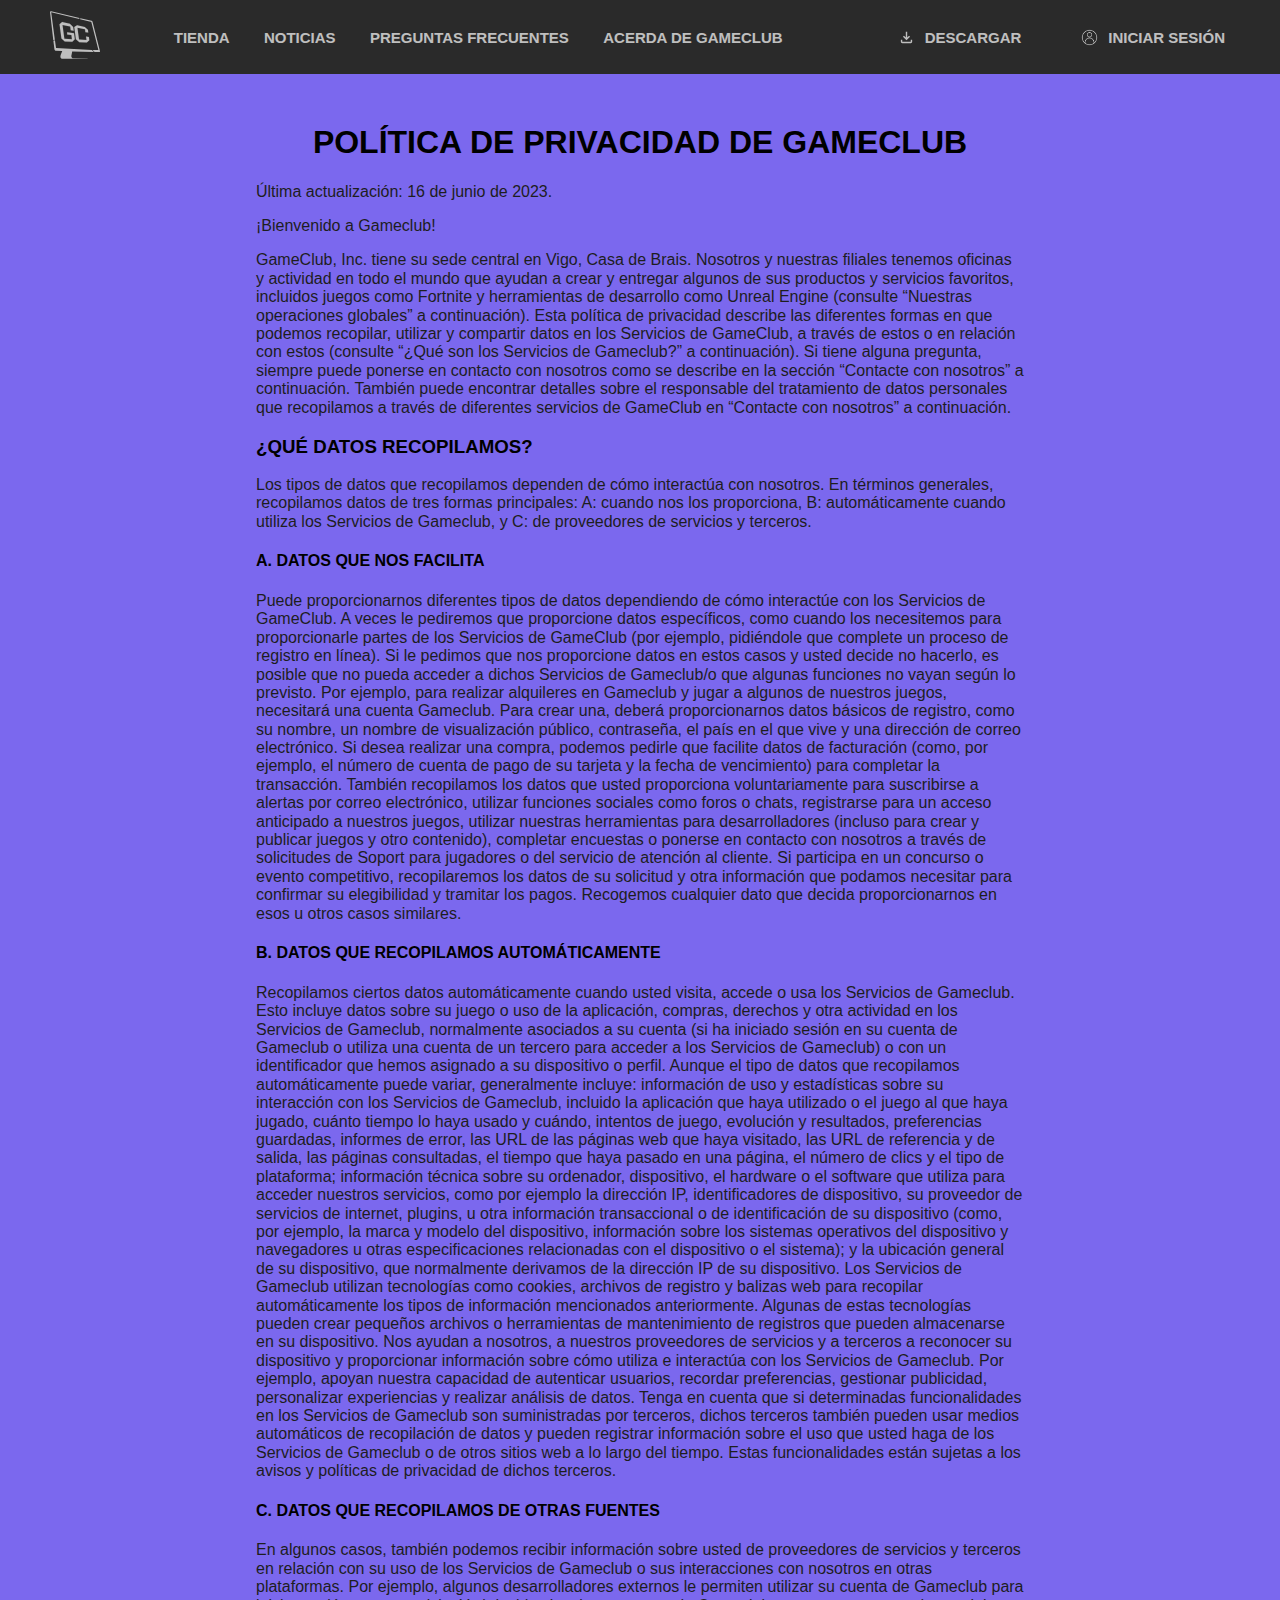
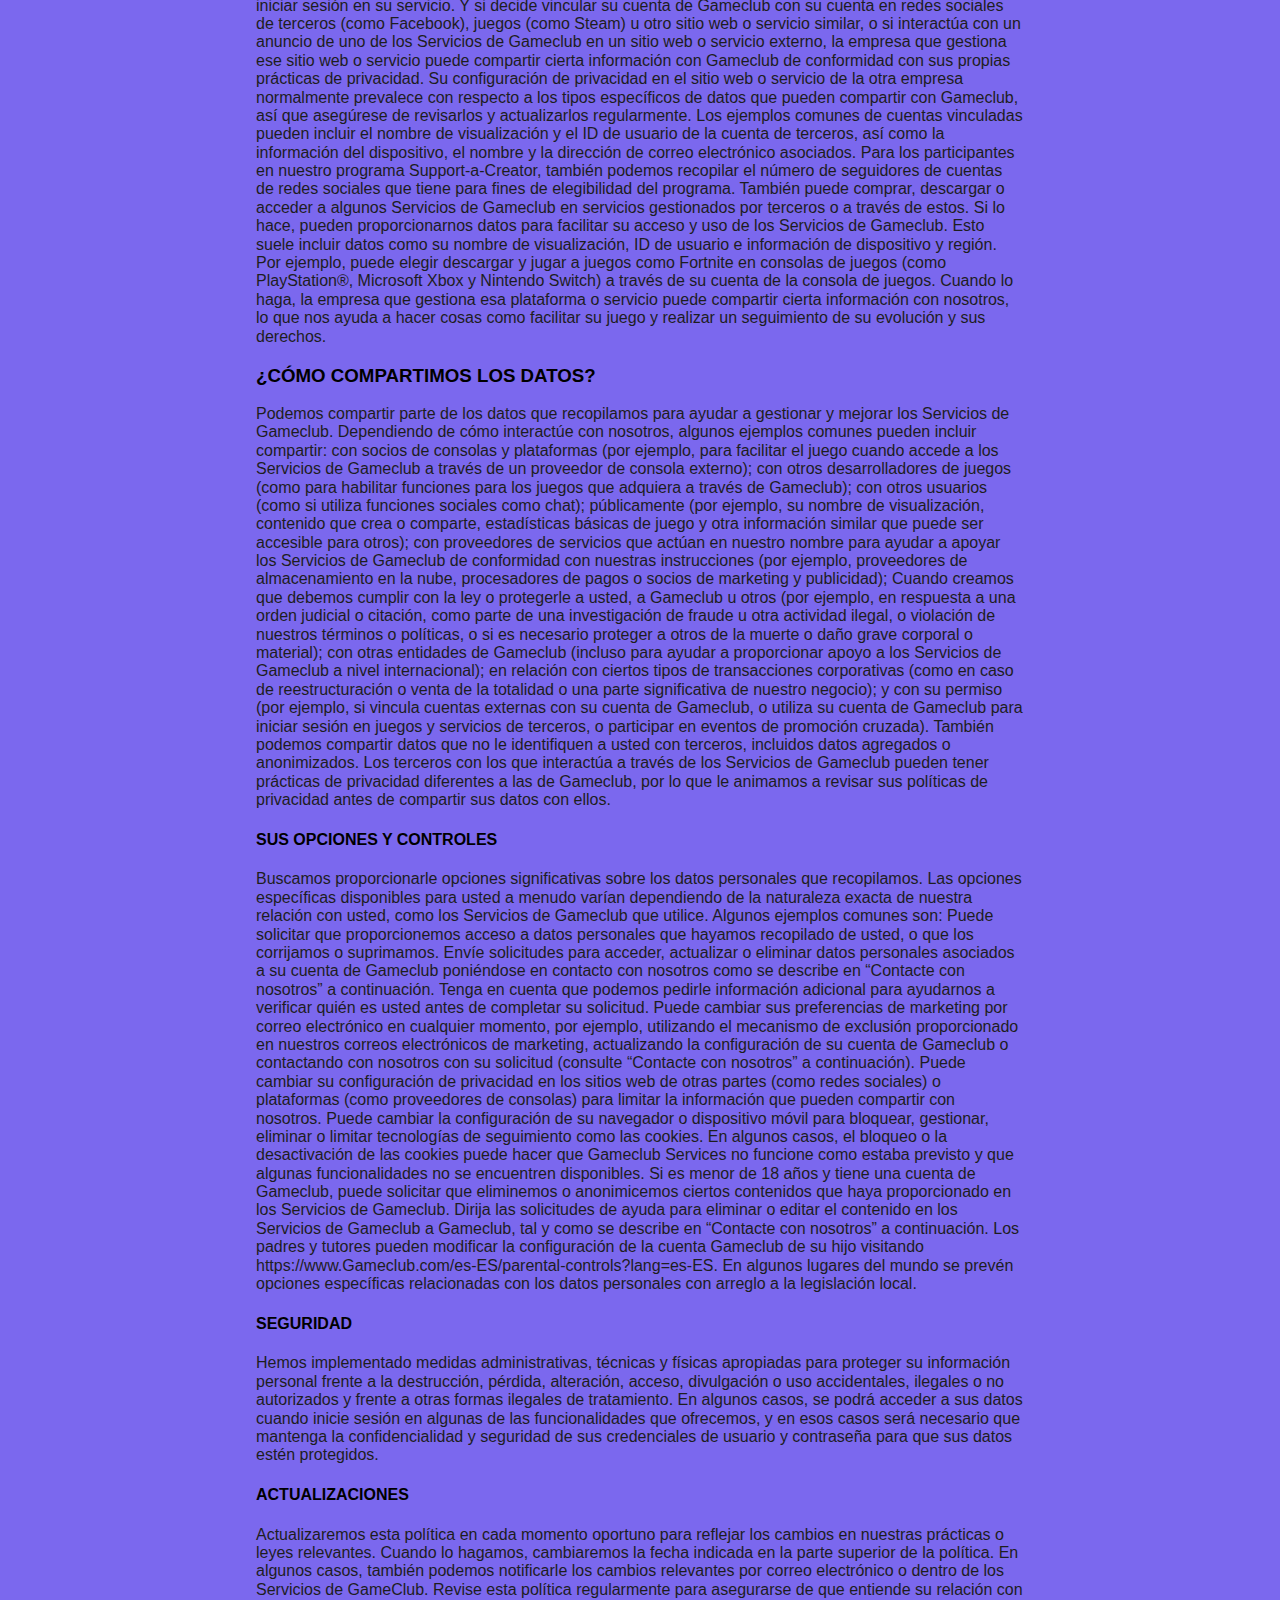
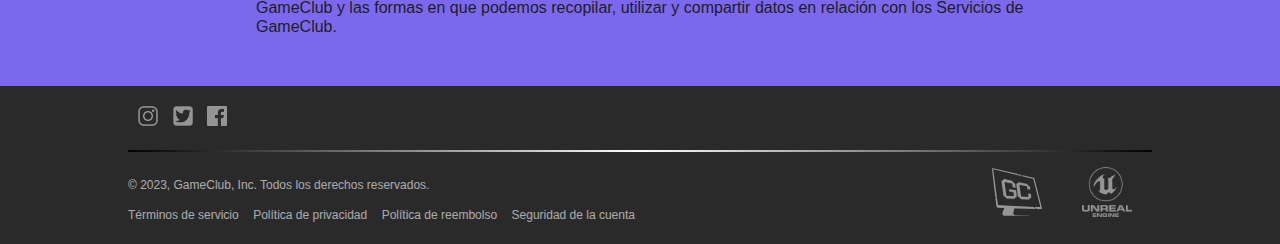
<file: ProyectoPersonal/privacidad.html>
<!DOCTYPE html>
<html lang="es">

<head>
    <meta charset="UTF-8">
    <meta http-equiv="X-UA-Compatible" content="IE=edge">
    <meta name="viewport" content="width=device-width, initial-scale=1.0">
    <title>Política de privacidad</title>

    <link rel="preload" href="css/normalize.css" as="style">
    <link href="css/normalize.css" rel="stylesheet">

    <link rel="preload" href="css/style_privacidad.css" as="style">
    <link href="css/style_privacidad.css" rel="stylesheet">

</head>

<body>

    <header class="cabecera">
        <div class="izquierda">
            <div class="logo_web">
                <a href="./index.html">
                    <img src="./img/logo_gameclub.svg" alt="logo">
                </a>
            </div>
            <div class="enlaces">
                <a href="./tienda.html" class="tienda">Tienda</a>
                <a href="./noticias.html" class="noticias">Noticias</a>
                <a href="./faq.html" class="faq">Preguntas Frecuentes</a>
                <a href="./acerca.html" class="acerca">Acerda de GameClub</a>
            </div>
        </div>
        <div class="derecha">
            <div class="descargar" onclick="mostrar_descargar()">
                <img src="./img/download.svg">
                <p>Descargar</p>
            </div>
            <div class="iniciar_sesion" onclick="mostrar_login()">
                <img src="./img/user_login.png">
                <p>Iniciar Sesión</p>
            </div>
        </div>
        <div class="menu" onclick="mostrar_menu()">
            <img src="./img/menu.svg">
        </div>
        <div class="desplegable">
            <a href="./tienda.html" class="tienda">Tienda</a>
            <a href="./noticias.html" class="noticias">Noticias</a>
            <a href="./faq.html" class="faq">Preguntas Frecuentes</a>
            <a href="./acerca.html" class="acerca">Acerca de GameClub</a>
            <a>___________________</a>
            <div class="desplegable_descargar" onclick="mostrar_descargar()">
                <img src="./img/download.svg">
                <p>Descargar</p>
            </div>
            <div class="desplegable_iniciar_sesion" onclick="mostrar_login()">
                <img src="./img/user_login.png">
                <p>Iniciar Sesión</p>
            </div>
        </div>
    </div>
    </header>

    <section class="contenedor privacidad"> 
        <h1>POLÍTICA DE PRIVACIDAD DE GAMECLUB</h1>
        <p>Última actualización: 16 de junio de 2023.</p>
        
        <p>¡Bienvenido a Gameclub!</p>
        <p>GameClub, Inc. tiene su sede central en Vigo, Casa de Brais. Nosotros y nuestras filiales tenemos oficinas y
            actividad en todo el mundo que ayudan a crear y entregar algunos de sus productos y servicios favoritos,
            incluidos juegos como Fortnite
            y herramientas de desarrollo como Unreal Engine (consulte “Nuestras operaciones globales” a continuación).

            Esta política de privacidad describe las diferentes formas en que podemos recopilar, utilizar y compartir
            datos en los Servicios de GameClub,
            a través de estos o en relación con estos (consulte “¿Qué son los Servicios de Gameclub?” a continuación).
            Si tiene alguna pregunta,
            siempre puede ponerse en contacto con nosotros como se describe en la sección “Contacte con nosotros” a
            continuación.

            También puede encontrar detalles sobre el responsable del tratamiento de datos personales que recopilamos a
            través de diferentes
            servicios de GameClub en “Contacte con nosotros” a continuación.</p>

        <h3>¿QUÉ DATOS RECOPILAMOS?</h3>
        <p>Los tipos de datos que recopilamos dependen de cómo interactúa con nosotros. En términos generales,
            recopilamos datos de tres formas principales:
            A: cuando nos los proporciona, B: automáticamente cuando utiliza los Servicios de Gameclub, y C: de
            proveedores de servicios y terceros.</p>

        <h4 >A. DATOS QUE NOS FACILITA</h4>
        <p>Puede proporcionarnos diferentes tipos de datos dependiendo de cómo interactúe con los Servicios de GameClub.
            A veces le pediremos que proporcione
            datos específicos, como cuando los necesitemos para proporcionarle partes de los Servicios de GameClub (por
            ejemplo, pidiéndole que complete un proceso
            de registro en línea). Si le pedimos que nos proporcione datos en estos casos y usted decide no hacerlo, es
            posible que no pueda acceder a dichos
            Servicios de Gameclub/o que algunas funciones no vayan según lo previsto.

            Por ejemplo, para realizar alquileres en Gameclub y jugar a algunos de nuestros juegos, necesitará una
            cuenta Gameclub. Para crear una, deberá
            proporcionarnos datos básicos de registro, como su nombre, un nombre de visualización público, contraseña,
            el país en el que vive y una
            dirección de correo electrónico. Si desea realizar una compra, podemos pedirle que facilite datos de
            facturación (como, por ejemplo, el número de cuenta
            de pago de su tarjeta y la fecha de vencimiento) para completar la transacción.

            También recopilamos los datos que usted proporciona voluntariamente para suscribirse a alertas por correo
            electrónico, utilizar funciones sociales
            como foros o chats, registrarse para un acceso anticipado a nuestros juegos, utilizar nuestras herramientas
            para desarrolladores
            (incluso para crear y publicar juegos y otro contenido), completar encuestas o ponerse en contacto con
            nosotros a través de solicitudes de Soport
            para jugadores o del servicio de atención al cliente. Si participa en un concurso o evento competitivo,
            recopilaremos los datos de su solicitud y
            otra información que podamos necesitar para confirmar su elegibilidad y tramitar los pagos. Recogemos
            cualquier dato que decida proporcionarnos en
            esos u otros casos similares.</p>

        <h4>B. DATOS QUE RECOPILAMOS AUTOMÁTICAMENTE</h4>
        <p>Recopilamos ciertos datos automáticamente cuando usted visita, accede o usa los Servicios de Gameclub. Esto
            incluye datos sobre su juego o uso de la
            aplicación, compras, derechos y otra actividad en los Servicios de Gameclub, normalmente asociados a su
            cuenta
            (si ha iniciado sesión en su cuenta de Gameclub o utiliza una cuenta de un tercero para acceder a los
            Servicios de Gameclub) o con un identificador que
            hemos asignado a su dispositivo o perfil. Aunque el tipo de datos que recopilamos automáticamente puede
            variar, generalmente incluye:

            información de uso y estadísticas sobre su interacción con los Servicios de Gameclub, incluido la aplicación
            que haya utilizado o el juego al que haya
            jugado, cuánto tiempo lo haya usado y cuándo, intentos de juego, evolución y resultados, preferencias
            guardadas, informes de error, las URL de las
            páginas web que haya visitado, las URL de referencia y de salida, las páginas consultadas, el tiempo que
            haya pasado en una página, el número de clics
            y el tipo de plataforma; información técnica sobre su ordenador, dispositivo, el hardware o el software que
            utiliza para acceder nuestros servicios,
            como por ejemplo la dirección IP, identificadores de dispositivo, su proveedor de servicios de internet,
            plugins, u otra información transaccional
            o de identificación de su dispositivo (como, por ejemplo, la marca y modelo del dispositivo, información
            sobre los sistemas operativos del dispositivo
            y navegadores u otras especificaciones relacionadas con el dispositivo o el sistema); y la ubicación general
            de su dispositivo, que normalmente
            derivamos de la dirección IP de su dispositivo. Los Servicios de Gameclub utilizan tecnologías como cookies,
            archivos de registro y balizas web para
            recopilar automáticamente los tipos de información mencionados anteriormente. Algunas de estas tecnologías
            pueden crear pequeños archivos o
            herramientas de mantenimiento de registros que pueden almacenarse en su dispositivo. Nos ayudan a nosotros,
            a nuestros proveedores de servicios y a
            terceros a reconocer su dispositivo y proporcionar información sobre cómo utiliza e interactúa con los
            Servicios de Gameclub. Por ejemplo, apoyan nuestra
            capacidad de autenticar usuarios, recordar preferencias, gestionar publicidad, personalizar experiencias y
            realizar análisis de datos.

            Tenga en cuenta que si determinadas funcionalidades en los Servicios de Gameclub son suministradas por
            terceros, dichos terceros también pueden usar medios
            automáticos de recopilación de datos y pueden registrar información sobre el uso que usted haga de los
            Servicios de Gameclub o de otros sitios web a lo
            largo del tiempo. Estas funcionalidades están sujetas a los avisos y políticas de privacidad de dichos
            terceros.</p>

        <h4>C. DATOS QUE RECOPILAMOS DE OTRAS FUENTES</h4>
        <p>En algunos casos, también podemos recibir información sobre usted de proveedores de servicios y terceros en
            relación con su uso de los Servicios de Gameclub
            o sus interacciones con nosotros en otras plataformas.

            Por ejemplo, algunos desarrolladores externos le permiten utilizar su cuenta de Gameclub para iniciar sesión
            en su servicio. Y si decide vincular su cuenta
            de Gameclub con su cuenta en redes sociales de terceros (como Facebook), juegos (como Steam) u otro sitio
            web o servicio similar, o si interactúa con un anuncio
            de uno de los Servicios de Gameclub en un sitio web o servicio externo, la empresa que gestiona ese sitio
            web o servicio puede compartir cierta información con Gameclub
            de conformidad con sus propias prácticas de privacidad. Su configuración de privacidad en el sitio web o
            servicio de la otra empresa normalmente prevalece
            con respecto a los tipos específicos de datos que pueden compartir con Gameclub, así que asegúrese de
            revisarlos y actualizarlos regularmente. Los ejemplos
            comunes de cuentas vinculadas pueden incluir el nombre de visualización y el ID de usuario de la cuenta de
            terceros, así como la información del dispositivo,
            el nombre y la dirección de correo electrónico asociados. Para los participantes en nuestro programa
            Support-a-Creator, también podemos recopilar el número de
            seguidores de cuentas de redes sociales que tiene para fines de elegibilidad del programa.

            También puede comprar, descargar o acceder a algunos Servicios de Gameclub en servicios gestionados por
            terceros o a través de estos. Si lo hace, pueden proporcionarnos
            datos para facilitar su acceso y uso de los Servicios de Gameclub. Esto suele incluir datos como su nombre
            de visualización, ID de usuario e información de dispositivo
            y región. Por ejemplo, puede elegir descargar y jugar a juegos como Fortnite en consolas de juegos (como
            PlayStation®, Microsoft Xbox y Nintendo Switch) a través
            de su cuenta de la consola de juegos. Cuando lo haga, la empresa que gestiona esa plataforma o servicio
            puede compartir cierta información con nosotros, lo que nos
            ayuda a hacer cosas como facilitar su juego y realizar un seguimiento de su evolución y sus derechos.</p>

        <h3>¿CÓMO COMPARTIMOS LOS DATOS?</h3>
        <p>Podemos compartir parte de los datos que recopilamos para ayudar a gestionar y mejorar los Servicios de
            Gameclub. Dependiendo de cómo interactúe con nosotros, algunos
            ejemplos comunes pueden incluir compartir:
            con socios de consolas y plataformas (por ejemplo, para facilitar el juego cuando accede a los Servicios de
            Gameclub a través de un proveedor de consola externo);
            con otros desarrolladores de juegos (como para habilitar funciones para los juegos que adquiera a través de
            Gameclub);
            con otros usuarios (como si utiliza funciones sociales como chat);
            públicamente (por ejemplo, su nombre de visualización, contenido que crea o comparte, estadísticas básicas
            de juego y otra información similar que puede ser accesible para otros);
            con proveedores de servicios que actúan en nuestro nombre para ayudar a apoyar los Servicios de Gameclub de
            conformidad con nuestras instrucciones (por ejemplo,
            proveedores de almacenamiento en la nube, procesadores de pagos o socios de marketing y publicidad);
            Cuando creamos que debemos cumplir con la ley o protegerle a usted, a Gameclub u otros (por ejemplo, en
            respuesta a una orden judicial o citación, como parte de una
            investigación de fraude u otra actividad ilegal, o violación de nuestros términos o políticas, o si es
            necesario proteger a otros de la muerte o daño grave corporal o material);
            con otras entidades de Gameclub (incluso para ayudar a proporcionar apoyo a los Servicios de Gameclub a
            nivel internacional);
            en relación con ciertos tipos de transacciones corporativas (como en caso de reestructuración o venta de la
            totalidad o una parte significativa de nuestro negocio); y
            con su permiso (por ejemplo, si vincula cuentas externas con su cuenta de Gameclub, o utiliza su cuenta de
            Gameclub para iniciar sesión en juegos y servicios de terceros,
            o participar en eventos de promoción cruzada).
            También podemos compartir datos que no le identifiquen a usted con terceros, incluidos datos agregados o
            anonimizados.

            Los terceros con los que interactúa a través de los Servicios de Gameclub pueden tener prácticas de
            privacidad diferentes a las de Gameclub, por lo que le animamos a
            revisar sus políticas de privacidad antes de compartir sus datos con ellos.</p>

        <h4>SUS OPCIONES Y CONTROLES</h4>
        <p>Buscamos proporcionarle opciones significativas sobre los datos personales que recopilamos. Las opciones
            específicas disponibles para usted a menudo varían dependiendo de la naturaleza
            exacta de nuestra relación con usted, como los Servicios de Gameclub que utilice. Algunos ejemplos comunes
            son:

            Puede solicitar que proporcionemos acceso a datos personales que hayamos recopilado de usted, o que los
            corrijamos o suprimamos. Envíe solicitudes para acceder, actualizar o eliminar datos
            personales asociados a su cuenta de Gameclub poniéndose en contacto con nosotros como se describe en
            “Contacte con nosotros” a continuación. Tenga en cuenta que podemos pedirle información
            adicional para ayudarnos a verificar quién es usted antes de completar su solicitud.

            Puede cambiar sus preferencias de marketing por correo electrónico en cualquier momento, por ejemplo,
            utilizando el mecanismo de exclusión proporcionado en nuestros correos electrónicos
            de marketing, actualizando la configuración de su cuenta de Gameclub o contactando con nosotros con su
            solicitud (consulte “Contacte con nosotros” a continuación).

            Puede cambiar su configuración de privacidad en los sitios web de otras partes (como redes sociales) o
            plataformas (como proveedores de consolas) para limitar la información que pueden
            compartir con nosotros.

            Puede cambiar la configuración de su navegador o dispositivo móvil para bloquear, gestionar, eliminar o
            limitar tecnologías de seguimiento como las cookies. En algunos casos, el bloqueo o
            la desactivación de las cookies puede hacer que Gameclub Services no funcione como estaba previsto y que
            algunas funcionalidades no se encuentren disponibles.

            Si es menor de 18 años y tiene una cuenta de Gameclub, puede solicitar que eliminemos o anonimicemos ciertos
            contenidos que haya proporcionado en los Servicios de Gameclub. Dirija las solicitudes
            de ayuda para eliminar o editar el contenido en los Servicios de Gameclub a Gameclub, tal y como se describe
            en “Contacte con nosotros” a continuación.
            Los padres y tutores pueden modificar la configuración de la cuenta Gameclub de su hijo visitando
            https://www.Gameclub.com/es-ES/parental-controls?lang=es-ES.
            En algunos lugares del mundo se prevén opciones específicas relacionadas con los datos personales con
            arreglo a la legislación local.</p>

        <h4>SEGURIDAD</h4>
        <p>Hemos implementado medidas administrativas, técnicas y físicas apropiadas para proteger su información
            personal frente a la destrucción, pérdida, alteración, acceso, divulgación o uso
            accidentales, ilegales o no autorizados y frente a otras formas ilegales de tratamiento. En algunos casos,
            se podrá acceder a sus datos cuando inicie sesión en algunas de las funcionalidades
            que ofrecemos, y en esos casos será necesario que mantenga la confidencialidad y seguridad de sus
            credenciales de usuario y contraseña para que sus datos estén protegidos.</p>


        <h4>ACTUALIZACIONES</h4>
        <p>Actualizaremos esta política en cada momento oportuno para reflejar los cambios en nuestras prácticas o leyes
            relevantes. Cuando lo hagamos, cambiaremos la fecha indicada en la parte superior
            de la política.

            En algunos casos, también podemos notificarle los cambios relevantes por correo electrónico o dentro de los
            Servicios de GameClub. Revise esta política regularmente para asegurarse de que entiende
            su relación con GameClub y las formas en que podemos recopilar, utilizar y compartir datos en relación con
            los Servicios de GameClub.</p>
    </section>

    <footer class="pie_pagina">
        <div class="contenedor_footer">
            <div class="logos_redes">
                <a href="https://www.instagram.com/" target="_blank" class="instagram">
                    <img src="./img/instagram.png">
                </a>
                <a href="https://twitter.com/?lang=es" target="_blank" class="twitter">
                    <img src="./img/twitter.png">
                </a>
                <a href="https://es-es.facebook.com/" target="_blank" class="facebook">
                    <img src="./img/facebook.png">
                </a>
            </div>
            <div class="contenido">
                <div class="footer_izq">
                    <p>© 2023, GameClub, Inc. Todos los derechos reservados.</p>
                    <div class="enlaces_izq">
                        <a href="./terminos.html">Términos de servicio</a>
                        <a href="./privacidad.html">Política de privacidad</a>
                        <a href="./reembolso.html">Política de reembolso</a>
                        <a href="./seguridad.html">Seguridad de la cuenta</a>
                    </div>
                </div>
                <div class="logos_derecha">
                    <a class="logo_gamclub" href="/ProyectoPersonal/index.html">
                        <img src="./img/logo_gameclub.svg">
                    </a>
                    <a class="logo_unreal" href="https://www.unrealengine.com/en-US/unreal-engine-5" target="_blank">
                        <img src="./img/unreal.png">
                    </a>
                </div>
            </div>
        </div>
    </footer>

    <section class="pie_pagina_media">
        <div class="contenedor_footer_media">
            <div class="logos_redes_media">
                <a href="https://www.instagram.com/" target="_blank" class="instagram">
                    <img src="./img/instagram.png">
                </a>
                <a href="https://twitter.com/?lang=es" target="_blank" class="twitter">
                    <img src="./img/twitter.png">
                </a>
                <a href="https://es-es.facebook.com/" target="_blank" class="facebook">
                    <img src="./img/facebook.png">
                </a>
            </div>
            <div class="contenido_media">
                <p>© 2023, GameClub, Inc. Todos los derechos reservados.</p>
                <div class="enlaces_media">
                    <a href="./terminos.html">Términos de servicio</a>
                    <a href="./privacidad.html">Política de privacidad</a>
                    <a href="./reembolso.html">Política de reembolso</a>
                    <a href="./seguridad.html">Seguridad de la cuenta</a>
                </div>
                <div class="logos_media">
                    <a class="logo_gamclub_media" href="/ProyectoPersonal/index.html">
                        <img src="./img/logo_gameclub.svg">
                    </a>
                    <a class="logo_unreal_media" href="https://www.unrealengine.com/en-US/unreal-engine-5"
                        target="_blank">
                        <img src="./img/unreal.png">
                    </a>
                </div>
            </div>
        </div>
    </section>

    <div id="login_popup" class="login_popup">
        <div class="contenido_popup">
            <h1>Iniciar sesión</h1>
            <form>
                <input type="text" placeholder="Nombre de usuario" required>
                <input type="password" placeholder="Contraseña" required>
                <button type="submit">Iniciar sesión</button>
            </form>
            <span class="cerrar" onclick="cerrar_login()"></span>
        </div>
    </div>
    
    <script src="js/script.js"></script>
</body>

</html>
</file>
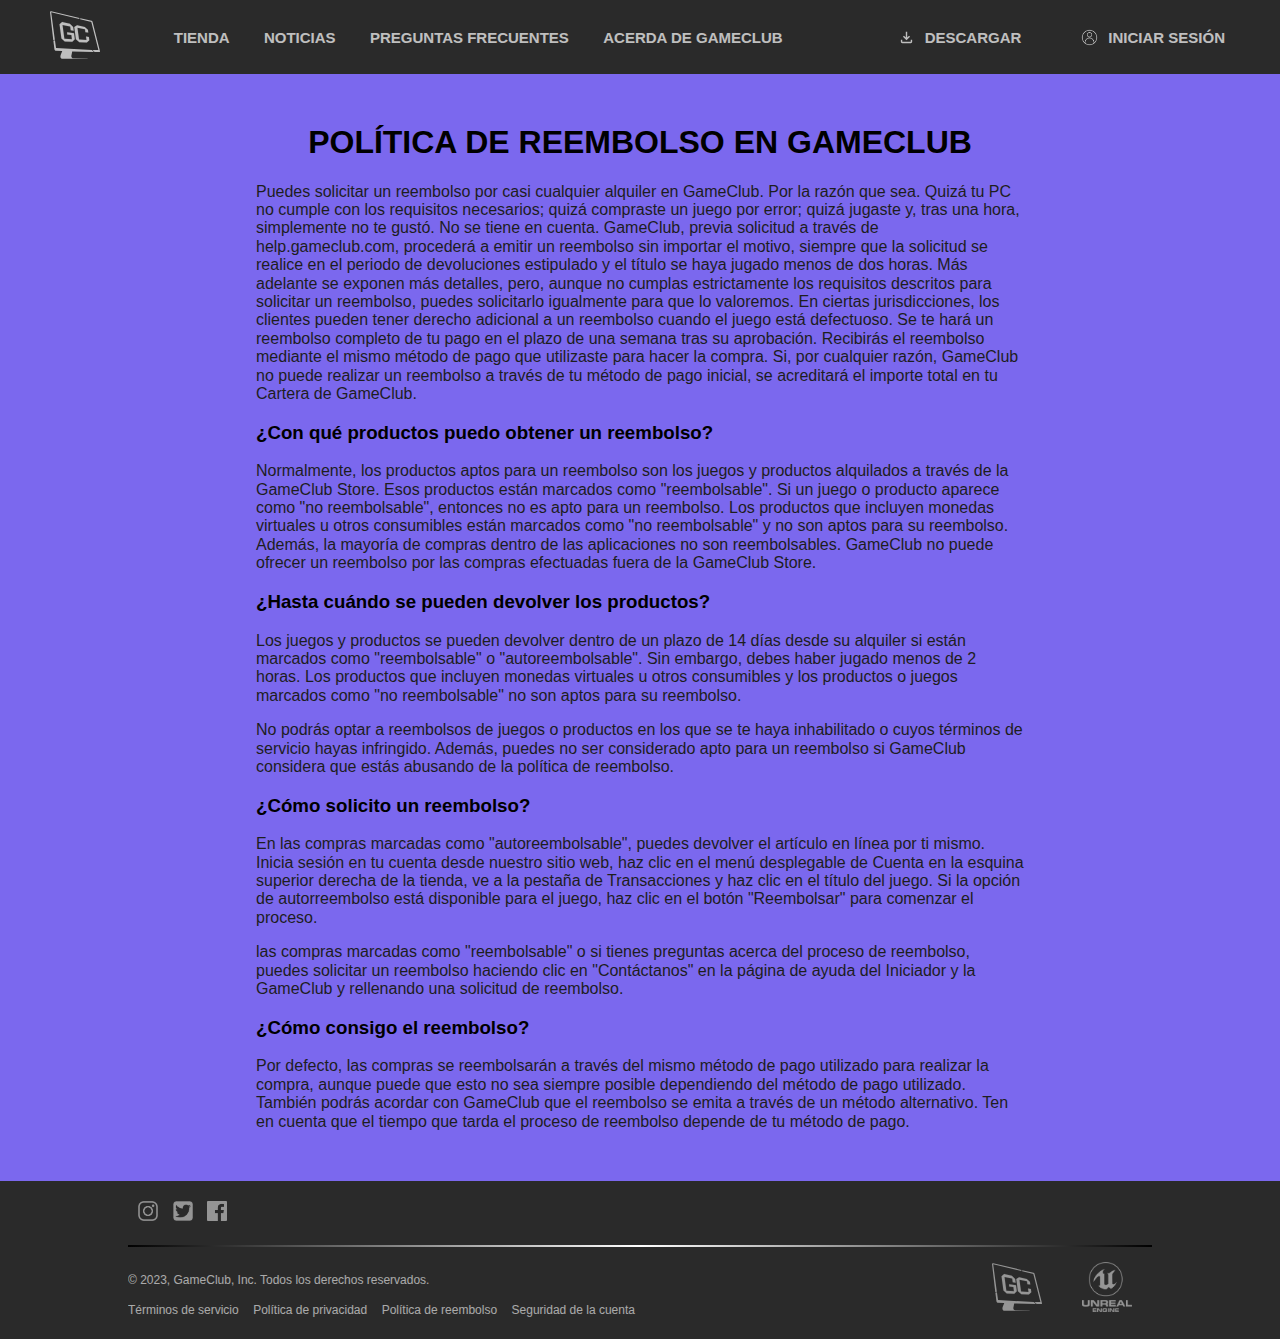
<file: ProyectoPersonal/reembolso.html>
<!DOCTYPE html>
<html lang="es">

<head>
    <meta charset="UTF-8">
    <meta http-equiv="X-UA-Compatible" content="IE=edge">
    <meta name="viewport" content="width=device-width, initial-scale=1.0">
    <title>Política de reembolso</title>

    <link rel="preload" href="css/normalize.css" as="style">
    <link href="css/normalize.css" rel="stylesheet">

    <link rel="preload" href="css/style_reembolso.css" as="style">
    <link href="css/style_reembolso.css" rel="stylesheet">

</head>

<body>

    <header class="cabecera">
        <div class="izquierda">
            <div class="logo_web">
                <a href="./index.html">
                    <img src="./img/logo_gameclub.svg" alt="logo">
                </a>
            </div>
            <div class="enlaces">
                <a href="./tienda.html" class="tienda">Tienda</a>
                <a href="./noticias.html" class="noticias">Noticias</a>
                <a href="./faq.html" class="faq">Preguntas Frecuentes</a>
                <a href="./acerca.html" class="acerca">Acerda de GameClub</a>
            </div>
        </div>
        <div class="derecha">

            <div class="descargar" onclick="mostrar_descargar()">
                <img src="./img/download.svg">
                <p>Descargar</p>
            </div>
            <div class="iniciar_sesion" onclick="mostrar_login()">
                <img src="./img/user_login.png">
                <p>Iniciar Sesión</p>
            </div>
        </div>
        <div class="menu" onclick="mostrar_menu()">
            <img src="./img/menu.svg">
        </div>
        <div class="desplegable">
            <a href="./tienda.html" class="tienda">Tienda</a>
            <a href="./noticias.html" class="noticias">Noticias</a>
            <a href="./faq.html" class="faq">Preguntas Frecuentes</a>
            <a href="./acerca.html" class="acerca">Acerca de GameClub</a>
            <a>___________________</a>
            <div class="desplegable_descargar" onclick="mostrar_descargar()">
                <img src="./img/download.svg">
                <p>Descargar</p>
            </div>
            <div class="desplegable_iniciar_sesion" onclick="mostrar_login()">
                <img src="./img/user_login.png">
                <p>Iniciar Sesión</p>
            </div>
        </div>
    </header>

    <section class="contenedor reembols">
        <h1>POLÍTICA DE REEMBOLSO EN GAMECLUB</h1>
        <p>Puedes solicitar un reembolso por casi cualquier alquiler en GameClub. Por la razón que sea. Quizá tu PC no
            cumple
            con los requisitos necesarios; quizá compraste un juego por error; quizá jugaste y, tras una hora,
            simplemente no te gustó.

            No se tiene en cuenta. GameClub, previa solicitud a través de help.gameclub.com, procederá a emitir un
            reembolso sin importar el motivo, siempre que la solicitud se realice en el periodo de devoluciones
            estipulado y el título se haya jugado menos de dos horas.

            Más adelante se exponen más detalles, pero, aunque no cumplas estrictamente los requisitos descritos para
            solicitar un reembolso, puedes solicitarlo igualmente para que lo valoremos. En ciertas jurisdicciones, los
            clientes pueden tener derecho adicional a un reembolso cuando el juego está defectuoso.

            Se te hará un reembolso completo de tu pago en el plazo de una semana tras su aprobación. Recibirás el
            reembolso mediante el mismo método de pago que utilizaste para hacer la compra. Si,
            por cualquier razón, GameClub no puede realizar un reembolso a través de tu método de pago inicial, se
            acreditará el importe total en tu Cartera de GameClub.</p>

        <h3>¿Con qué productos puedo obtener un reembolso?</h3>
        <p>Normalmente, los productos aptos para un reembolso son los juegos y productos alquilados a través de la
            GameClub Store. Esos productos están marcados como "reembolsable". Si un juego o
            producto aparece como "no reembolsable", entonces no es apto para un reembolso. Los productos que incluyen
            monedas virtuales u otros consumibles están marcados como "no reembolsable" y no son
            aptos para su reembolso. Además, la mayoría de compras dentro de las aplicaciones no son reembolsables.
            GameClub no puede ofrecer un reembolso por las compras efectuadas fuera de la GameClub Store.</p>

        <h3>¿Hasta cuándo se pueden devolver los productos?</h3>
        <p>Los juegos y productos se pueden devolver dentro de un plazo de 14 días desde su alquiler si están marcados
            como "reembolsable" o "autoreembolsable". Sin embargo, debes haber jugado menos de 2
            horas. Los productos que incluyen monedas virtuales u otros consumibles y los productos o juegos marcados
            como "no reembolsable" no son aptos para su reembolso.
        <p>

        <p>No podrás optar a reembolsos de juegos o productos en los que se te haya inhabilitado o cuyos términos de
            servicio hayas infringido. Además, puedes no ser considerado apto para un reembolso si
            GameClub considera que estás abusando de la política de reembolso.</p>

        <h3>¿Cómo solicito un reembolso?</h3>
        <p>En las compras marcadas como "autoreembolsable", puedes devolver el artículo en línea por ti mismo. Inicia
            sesión en tu cuenta desde nuestro sitio web, haz clic en el menú desplegable de Cuenta
            en la esquina superior derecha de la tienda, ve a la pestaña de Transacciones y haz clic en el título del
            juego. Si la opción de autorreembolso está disponible para el juego, haz clic en el
            botón "Reembolsar" para comenzar el proceso.</p>

        <p>las compras marcadas como "reembolsable" o si tienes preguntas acerca del proceso de reembolso, puedes
            solicitar un reembolso haciendo clic en "Contáctanos" en la página de ayuda del Iniciador
            y la GameClub y rellenando una solicitud de reembolso.</p>

        <h3>¿Cómo consigo el reembolso?</h3>
        <p>Por defecto, las compras se reembolsarán a través del mismo método de pago utilizado para realizar la compra,
            aunque puede que esto no sea siempre posible dependiendo del método de pago
            utilizado. También podrás acordar con GameClub que el reembolso se emita a través de un método alternativo.
            Ten en cuenta que el tiempo que tarda el proceso de reembolso depende de tu método
            de pago.</p>
    </section>

    <footer class="pie_pagina">
        <div class="contenedor_footer">
            <div class="logos_redes">
                <a href="https://www.instagram.com/" target="_blank" class="instagram">
                    <img src="./img/instagram.png">
                </a>
                <a href="https://twitter.com/?lang=es" target="_blank" class="twitter">
                    <img src="./img/twitter.png">
                </a>
                <a href="https://es-es.facebook.com/" target="_blank" class="facebook">
                    <img src="./img/facebook.png">
                </a>
            </div>
            <div class="contenido">
                <div class="footer_izq">
                    <p>© 2023, GameClub, Inc. Todos los derechos reservados.</p>
                    <div class="enlaces_izq">
                        <a href="./terminos.html">Términos de servicio</a>
                        <a href="./privacidad.html">Política de privacidad</a>
                        <a href="./reembolso.html">Política de reembolso</a>
                        <a href="./seguridad.html">Seguridad de la cuenta</a>
                    </div>
                </div>
                <div class="logos_derecha">
                    <a class="logo_gamclub" href="/ProyectoPersonal/index.html">
                        <img src="./img/logo_gameclub.svg">
                    </a>
                    <a class="logo_unreal" href="https://www.unrealengine.com/en-US/unreal-engine-5" target="_blank">
                        <img src="./img/unreal.png">
                    </a>
                </div>
            </div>
        </div>
    </footer>

    <section class="pie_pagina_media">
        <div class="contenedor_footer_media">
            <div class="logos_redes_media">
                <a href="https://www.instagram.com/" target="_blank" class="instagram">
                    <img src="./img/instagram.png">
                </a>
                <a href="https://twitter.com/?lang=es" target="_blank" class="twitter">
                    <img src="./img/twitter.png">
                </a>
                <a href="https://es-es.facebook.com/" target="_blank" class="facebook">
                    <img src="./img/facebook.png">
                </a>
            </div>
            <div class="contenido_media">
                <p>© 2023, GameClub, Inc. Todos los derechos reservados.</p>
                <div class="enlaces_media">
                    <a href="./terminos.html">Términos de servicio</a>
                    <a href="./privacidad.html">Política de privacidad</a>
                    <a href="./reembolso.html">Política de reembolso</a>
                    <a href="./seguridad.html">Seguridad de la cuenta</a>
                </div>
                <div class="logos_media">
                    <a class="logo_gamclub_media" href="/ProyectoPersonal/index.html">
                        <img src="./img/logo_gameclub.svg">
                    </a>
                    <a class="logo_unreal_media" href="https://www.unrealengine.com/en-US/unreal-engine-5"
                        target="_blank">
                        <img src="./img/unreal.png">
                    </a>
                </div>
            </div>
        </div>
    </section>

    <div id="login_popup" class="login_popup">
        <div class="contenido_popup">
            <h1>Iniciar sesión</h1>
            <form>
                <input type="text" placeholder="Nombre de usuario" required>
                <input type="password" placeholder="Contraseña" required>
                <button type="submit">Iniciar sesión</button>
            </form>
            <span class="cerrar" onclick="cerrar_login()"></span>
        </div>
    </div>
    
    <script src="js/script.js"></script>
</body>

</html>
</file>
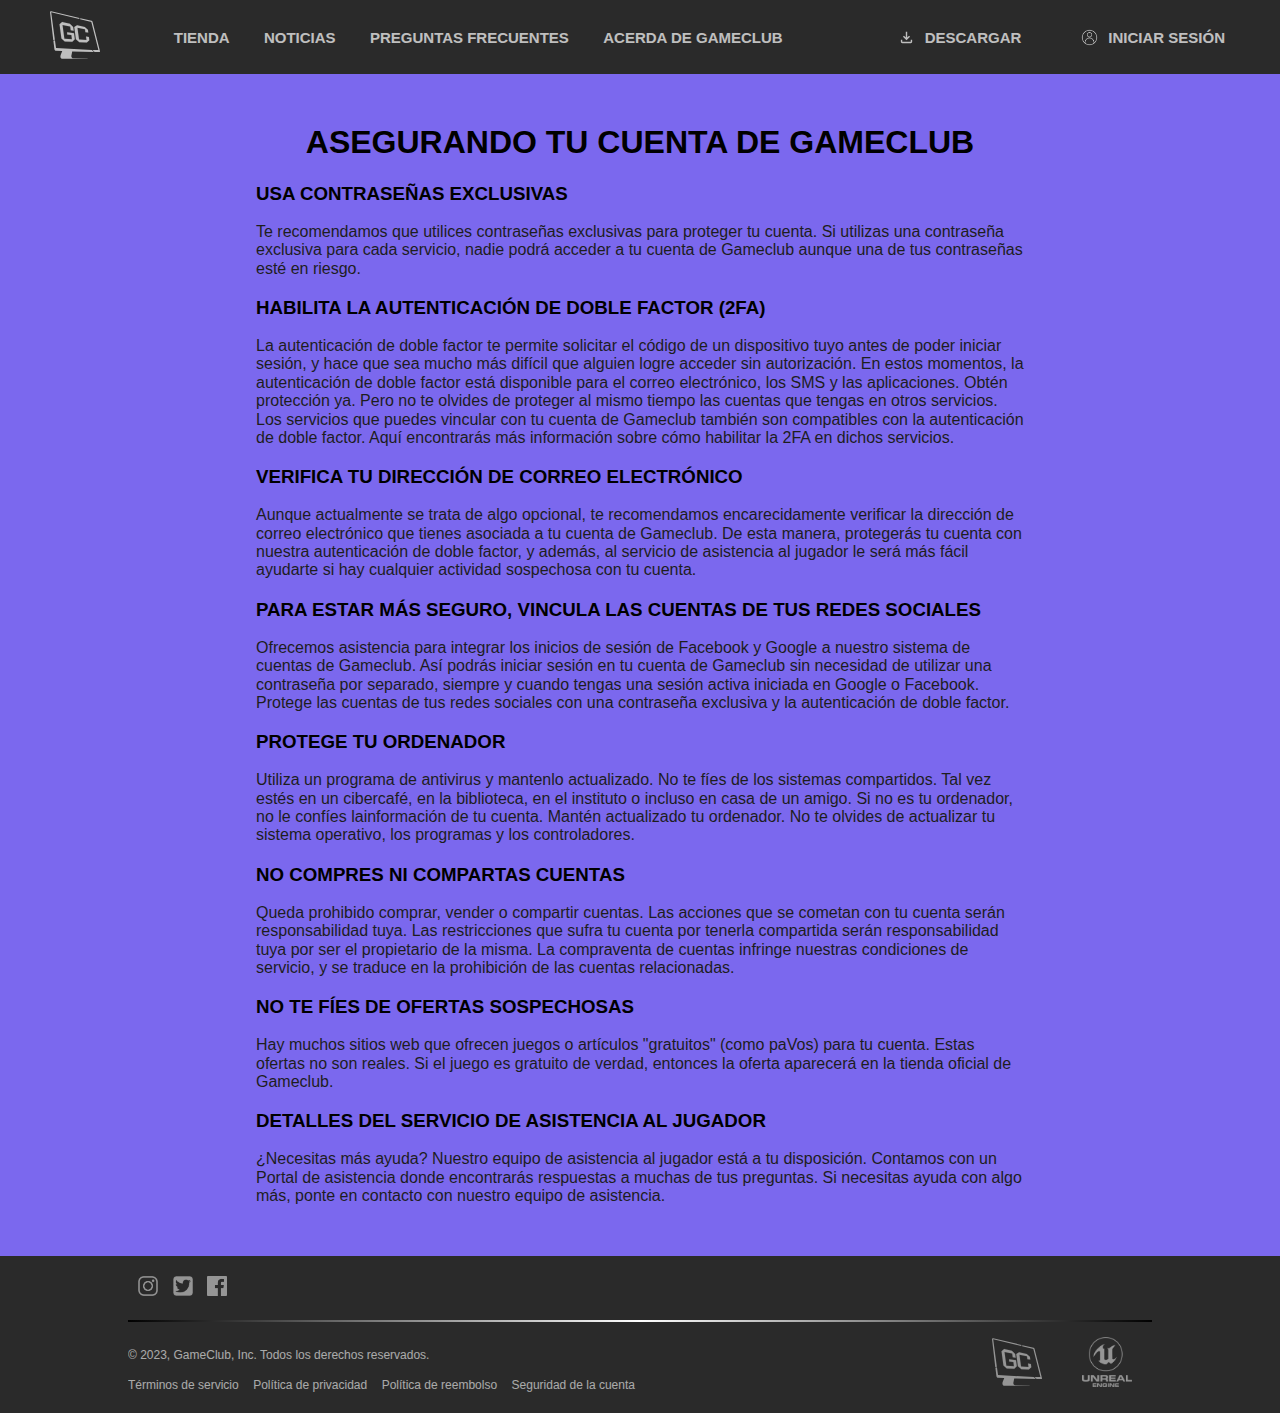
<file: ProyectoPersonal/seguridad.html>
<!DOCTYPE html>
<html lang="es">

<head>
    <meta charset="UTF-8">
    <meta http-equiv="X-UA-Compatible" content="IE=edge">
    <meta name="viewport" content="width=device-width, initial-scale=1.0">
    <title>Seguridad de la cuenta</title>

    <link rel="preload" href="css/normalize.css" as="style">
    <link href="css/normalize.css" rel="stylesheet">

    <link rel="preload" href="css/style_seguridad.css" as="style">
    <link href="css/style_seguridad.css" rel="stylesheet">

</head>

<body>

    <header class="cabecera">
        <div class="izquierda">
            <div class="logo_web">
                <a href="./index.html">
                    <img src="./img/logo_gameclub.svg" alt="logo">
                </a>
            </div>
            <div class="enlaces">
                <a href="./tienda.html" class="tienda">Tienda</a>
                <a href="./noticias.html" class="noticias">Noticias</a>
                <a href="./faq.html" class="faq">Preguntas Frecuentes</a>
                <a href="./acerca.html" class="acerca">Acerda de GameClub</a>
            </div>
        </div>

        <div class="derecha">
            <div class="descargar" onclick="mostrar_descargar()">
                <img src="./img/download.svg">
                <p>Descargar</p>
            </div>
            <div class="iniciar_sesion" onclick="mostrar_login()">
                <img src="./img/user_login.png">
                <p>Iniciar Sesión</p>
            </div>
        </div>
        
        <div class="menu" onclick="mostrar_menu()">
            <img src="./img/menu.svg">
        </div>
        <div class="desplegable">
            <a href="./tienda.html" class="tienda">Tienda</a>
            <a href="./noticias.html" class="noticias">Noticias</a>
            <a href="./faq.html" class="faq">Preguntas Frecuentes</a>
            <a href="./acerca.html" class="acerca">Acerca de GameClub</a>
            <a>___________________</a>
            <div class="desplegable_descargar" onclick="mostrar_descargar()">
                <img src="./img/download.svg">
                <p>Descargar</p>
            </div>
            <div class="desplegable_iniciar_sesion" onclick="mostrar_login()">
                <img src="./img/user_login.png">
                <p>Iniciar Sesión</p>
            </div>
        </div>
    </header>

    <section class="contenedor asegurando">
        <h1>ASEGURANDO TU CUENTA DE GAMECLUB</h1>
        <h3>Usa contraseñas exclusivas</h3>
        <p>Te recomendamos que utilices contraseñas exclusivas para proteger tu cuenta. Si utilizas una contraseña
            exclusiva para cada servicio, nadie podrá acceder a tu cuenta de Gameclub aunque
            una de tus contraseñas esté en riesgo.

        <h3>Habilita la autenticación de doble factor (2FA)</h3>
        <p>La autenticación de doble factor te permite solicitar el código de un dispositivo tuyo antes de poder
            iniciar sesión, y hace que sea mucho más difícil que alguien logre acceder sin
            autorización. En estos momentos, la autenticación de doble factor está disponible para el correo
            electrónico, los SMS y las aplicaciones. Obtén protección ya.


            Pero no te olvides de proteger al mismo tiempo las cuentas que tengas en otros servicios. Los servicios
            que puedes vincular con tu cuenta de Gameclub también son compatibles con la autenticación
            de doble factor. Aquí encontrarás más información sobre cómo habilitar la 2FA en dichos servicios.</p>

        <h3>Verifica tu dirección de correo electrónico</h3>
        <p>Aunque actualmente se trata de algo opcional, te recomendamos encarecidamente verificar la dirección de
            correo electrónico que tienes asociada a tu cuenta de Gameclub. De esta manera,
            protegerás tu cuenta con nuestra autenticación de doble factor, y además, al servicio de asistencia al
            jugador le será más fácil ayudarte si hay cualquier actividad sospechosa con tu cuenta.</p>

        <h3>Para estar más seguro, vincula las cuentas de tus redes sociales</h3>
        <p>Ofrecemos asistencia para integrar los inicios de sesión de Facebook y Google a nuestro sistema de
            cuentas de Gameclub. Así podrás iniciar sesión en tu cuenta de Gameclub sin necesidad de utilizar
            una contraseña por separado, siempre y cuando tengas una sesión activa iniciada en Google o Facebook.
            Protege las cuentas de tus redes sociales con una contraseña exclusiva y la
            autenticación de doble factor.</p>


        <h3>Protege tu ordenador</h3>
        <p>Utiliza un programa de antivirus y mantenlo actualizado.

            No te fíes de los sistemas compartidos. Tal vez estés en un cibercafé, en la biblioteca, en el instituto
            o incluso en casa de un amigo. Si no es tu ordenador,
            no le confíes lainformación de tu cuenta.

            Mantén actualizado tu ordenador. No te olvides de actualizar tu sistema operativo, los programas y los
            controladores.</p>

        <h3>No compres ni compartas cuentas</h3>
        <p>Queda prohibido comprar, vender o compartir cuentas. Las acciones que se cometan con tu cuenta serán
            responsabilidad tuya. Las restricciones que sufra tu cuenta por tenerla
            compartida serán responsabilidad tuya por ser el propietario de la misma.

            La compraventa de cuentas infringe nuestras condiciones de servicio, y se traduce en la prohibición de
            las cuentas relacionadas.</p>

        <h3>No te fíes de ofertas sospechosas</h3>
        <p>Hay muchos sitios web que ofrecen juegos o artículos "gratuitos" (como paVos) para tu cuenta. Estas
            ofertas no son reales. Si el juego es gratuito de verdad, entonces la oferta
            aparecerá en la tienda oficial de Gameclub.</P>


        <h3>Detalles del servicio de asistencia al jugador</h3>
        <p>¿Necesitas más ayuda? Nuestro equipo de asistencia al jugador está a tu disposición. Contamos con un
            Portal de asistencia donde encontrarás respuestas a muchas de tus preguntas.

            Si necesitas ayuda con algo más, ponte en contacto con nuestro equipo de asistencia.</p>
    </section>

    <footer class="pie_pagina">
        <div class="contenedor_footer">
            <div class="logos_redes">
                <a href="https://www.instagram.com/" target="_blank" class="instagram">
                    <img src="./img/instagram.png">
                </a>
                <a href="https://twitter.com/?lang=es" target="_blank" class="twitter">
                    <img src="./img/twitter.png">
                </a>
                <a href="https://es-es.facebook.com/" target="_blank" class="facebook">
                    <img src="./img/facebook.png">
                </a>
            </div>
            <div class="contenido">
                <div class="footer_izq">
                    <p>© 2023, GameClub, Inc. Todos los derechos reservados.</p>
                    <div class="enlaces_izq">
                        <a href="./terminos.html">Términos de servicio</a>
                        <a href="./privacidad.html">Política de privacidad</a>
                        <a href="./reembolso.html">Política de reembolso</a>
                        <a href="./seguridad.html">Seguridad de la cuenta</a>
                    </div>
                </div>
                <div class="logos_derecha">
                    <a class="logo_gamclub" href="/ProyectoPersonal/index.html">
                        <img src="./img/logo_gameclub.svg">
                    </a>
                    <a class="logo_unreal" href="https://www.unrealengine.com/en-US/unreal-engine-5" target="_blank">
                        <img src="./img/unreal.png">
                    </a>
                </div>
            </div>
        </div>
    </footer>

    <section class="pie_pagina_media">
        <div class="contenedor_footer_media">
            <div class="logos_redes_media">
                <a href="https://www.instagram.com/" target="_blank" class="instagram">
                    <img src="./img/instagram.png">
                </a>
                <a href="https://twitter.com/?lang=es" target="_blank" class="twitter">
                    <img src="./img/twitter.png">
                </a>
                <a href="https://es-es.facebook.com/" target="_blank" class="facebook">
                    <img src="./img/facebook.png">
                </a>
            </div>
            <div class="contenido_media">
                <p>© 2023, GameClub, Inc. Todos los derechos reservados.</p>
                <div class="enlaces_media">
                    <a href="./terminos.html">Términos de servicio</a>
                    <a href="./privacidad.html">Política de privacidad</a>
                    <a href="./reembolso.html">Política de reembolso</a>
                    <a href="./seguridad.html">Seguridad de la cuenta</a>
                </div>
                <div class="logos_media">
                    <a class="logo_gamclub_media" href="/ProyectoPersonal/index.html">
                        <img src="./img/logo_gameclub.svg">
                    </a>
                    <a class="logo_unreal_media" href="https://www.unrealengine.com/en-US/unreal-engine-5"
                        target="_blank">
                        <img src="./img/unreal.png">
                    </a>
                </div>
            </div>
        </div>
    </section>

    <div id="login_popup" class="login_popup">
        <div class="contenido_popup">
            <h1>Iniciar sesión</h1>
            <form>
                <input type="text" placeholder="Nombre de usuario" required>
                <input type="password" placeholder="Contraseña" required>
                <button type="submit">Iniciar sesión</button>
            </form>
            <span class="cerrar" onclick="cerrar_login()"></span>
        </div>
    </div>
    
    <script src="js/script.js"></script>
</body>

</html>
</file>
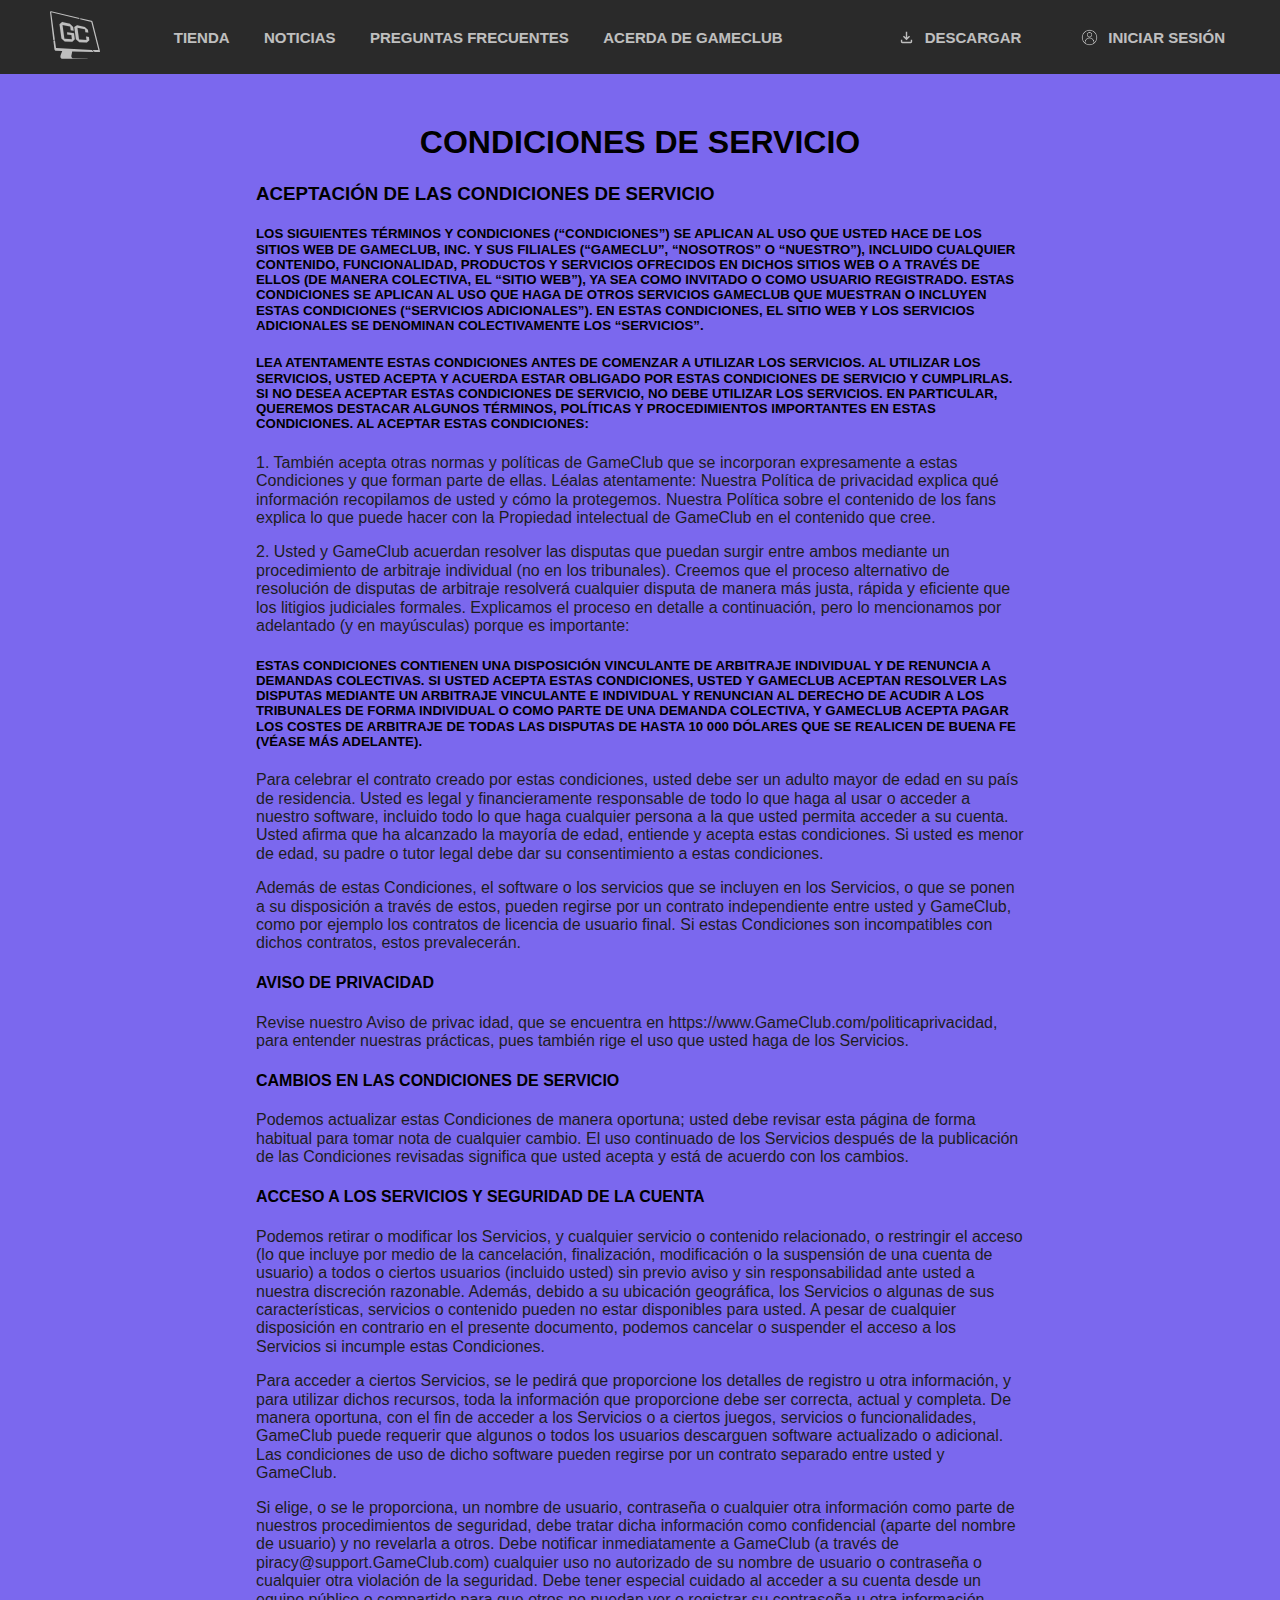
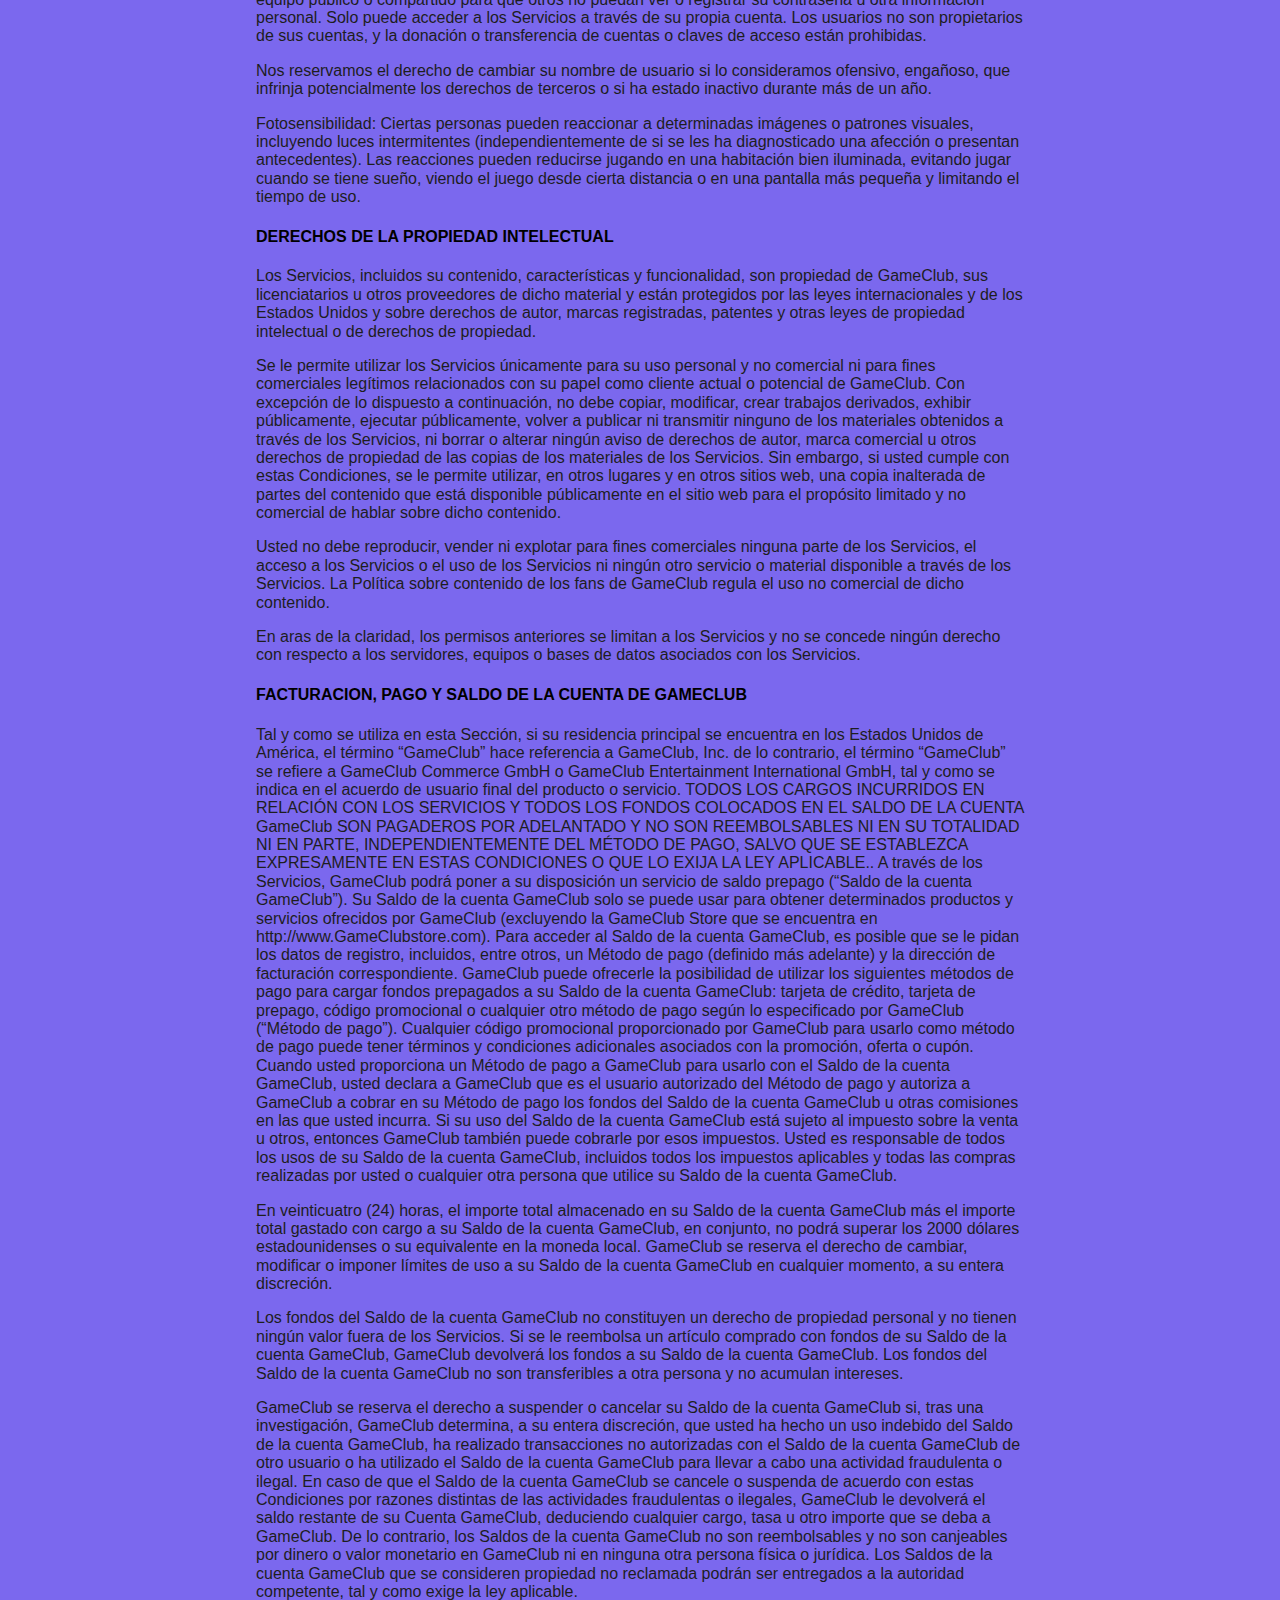
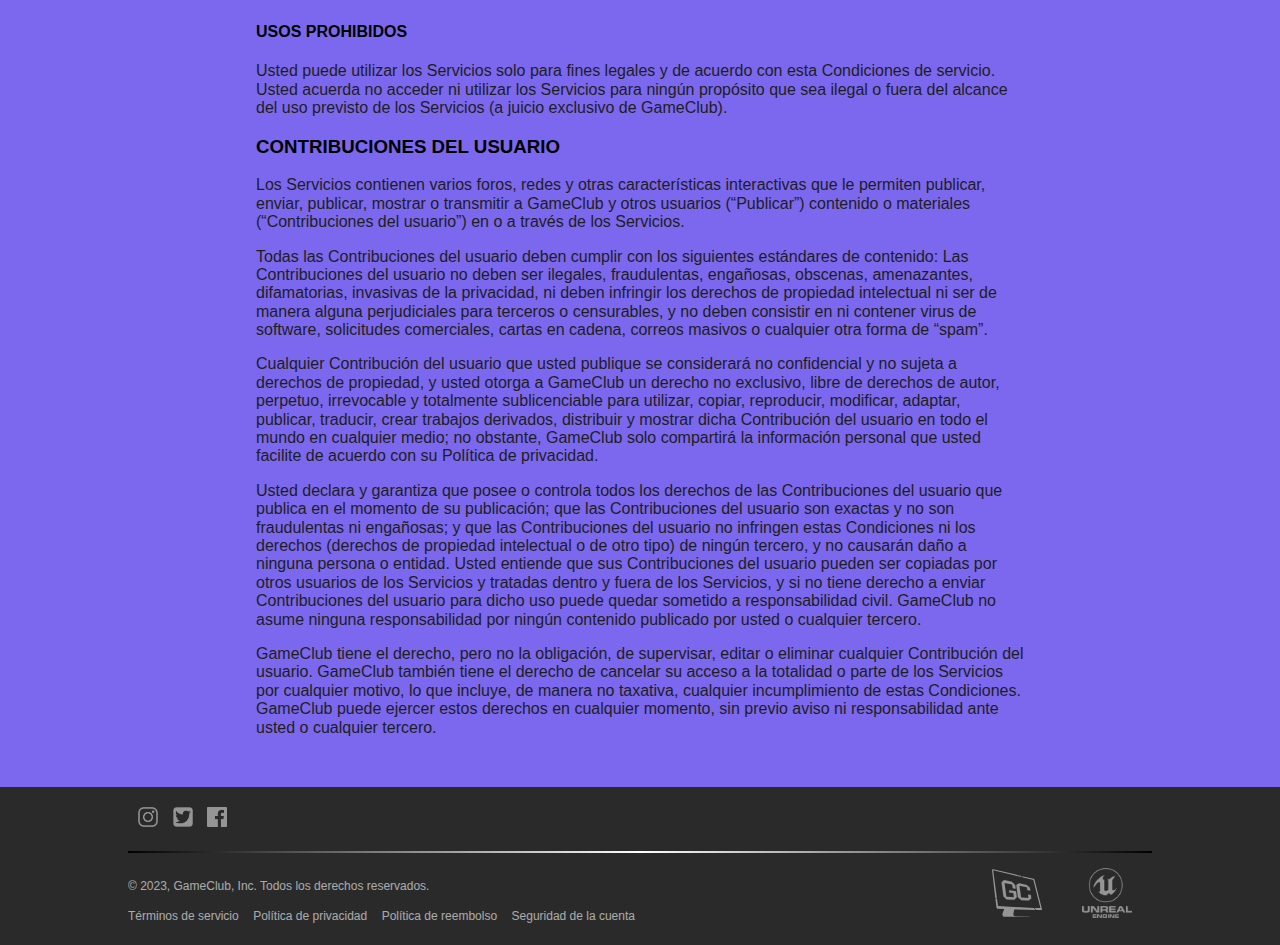
<file: ProyectoPersonal/terminos.html>
<!DOCTYPE html>
<html lang="es">

<head>
    <meta charset="UTF-8">
    <meta http-equiv="X-UA-Compatible" content="IE=edge">
    <meta name="viewport" content="width=device-width, initial-scale=1.0">
    <title>Términos del servicio</title>

    <link rel="preload" href="css/normalize.css" as="style">
    <link href="css/normalize.css" rel="stylesheet">

    <link rel="preload" href="css/style_terminos.css" as="style">
    <link href="css/style_terminos.css" rel="stylesheet">

</head>

<body>

    <header class="cabecera">
        <div class="izquierda">
            <div class="logo_web">
                <a href="./index.html">
                    <img src="./img/logo_gameclub.svg" alt="logo">
                </a>
            </div>
            <div class="enlaces">
                <a href="./tienda.html" class="tienda">Tienda</a>
                <a href="./noticias.html" class="noticias">Noticias</a>
                <a href="./faq.html" class="faq">Preguntas Frecuentes</a>
                <a href="./acerca.html" class="acerca">Acerda de GameClub</a>
            </div>
        </div>
        <div class="derecha">
                <div class="descargar" onclick="mostrar_descargar()">
                    <img src="./img/download.svg">
                    <p>Descargar</p>
                </div>
                <div class="iniciar_sesion" onclick="mostrar_login()">
                    <img src="./img/user_login.png">
                    <p>Iniciar Sesión</p>
                </div>
            </div>
            <div class="menu" onclick="mostrar_menu()">
                <img src="./img/menu.svg">
            </div>
            <div class="desplegable">
                <a href="./tienda.html" class="tienda">Tienda</a>
                <a href="./noticias.html" class="noticias">Noticias</a>
                <a href="./faq.html" class="faq">Preguntas Frecuentes</a>
                <a href="./acerca.html" class="acerca">Acerca de GameClub</a>
                <a>___________________</a>
                <div class="desplegable_descargar" onclick="mostrar_descargar()">
                    <img src="./img/download.svg">
                    <p>Descargar</p>
                </div>
                <div class="desplegable_iniciar_sesion" onclick="mostrar_login()">
                    <img src="./img/user_login.png">
                    <p>Iniciar Sesión</p>
                </div>
            </div>
        </div>
    </header>

    <section class="contenedor condiciones">
        <h1>CONDICIONES DE SERVICIO</h1>
        <h3>ACEPTACIÓN DE LAS CONDICIONES DE SERVICIO</h>
        <h5>LOS SIGUIENTES TÉRMINOS Y CONDICIONES (“CONDICIONES”) SE APLICAN AL USO QUE USTED HACE DE LOS SITIOS WEB DE
            GAMECLUB, INC. Y SUS FILIALES (“GAMECLU”, “NOSOTROS” O “NUESTRO”), INCLUIDO
            CUALQUIER CONTENIDO, FUNCIONALIDAD, PRODUCTOS Y SERVICIOS OFRECIDOS EN DICHOS SITIOS WEB O A TRAVÉS DE ELLOS
            (DE MANERA COLECTIVA, EL “SITIO WEB”), YA SEA COMO INVITADO O COMO USUARIO
            REGISTRADO. ESTAS CONDICIONES SE APLICAN AL USO QUE HAGA DE OTROS SERVICIOS GAMECLUB QUE MUESTRAN O INCLUYEN
            ESTAS CONDICIONES (“SERVICIOS ADICIONALES”). EN ESTAS CONDICIONES, EL SITIO WEB
            Y LOS SERVICIOS ADICIONALES SE DENOMINAN COLECTIVAMENTE LOS “SERVICIOS”.</h5>

        <h5>LEA ATENTAMENTE ESTAS CONDICIONES ANTES DE COMENZAR A UTILIZAR LOS SERVICIOS. AL UTILIZAR LOS SERVICIOS,
            USTED ACEPTA Y ACUERDA ESTAR OBLIGADO POR ESTAS CONDICIONES DE SERVICIO Y
            CUMPLIRLAS. SI NO DESEA ACEPTAR ESTAS CONDICIONES DE SERVICIO, NO DEBE UTILIZAR LOS SERVICIOS. EN
            PARTICULAR, QUEREMOS DESTACAR ALGUNOS TÉRMINOS, POLÍTICAS Y PROCEDIMIENTOS
            IMPORTANTES EN ESTAS CONDICIONES. AL ACEPTAR ESTAS CONDICIONES:</h5>

        <p>1. También acepta otras normas y políticas de GameClub que se incorporan expresamente a estas Condiciones y
            que forman parte de ellas. Léalas atentamente:
            Nuestra Política de privacidad explica qué información recopilamos de usted y cómo la protegemos.
            Nuestra Política sobre el contenido de los fans explica lo que puede hacer con la Propiedad intelectual de
            GameClub en el contenido que cree.</p>

        <p>2. Usted y GameClub acuerdan resolver las disputas que puedan surgir entre ambos mediante un procedimiento de
            arbitraje individual (no en los tribunales). Creemos que el proceso alternativo
            de resolución de disputas de arbitraje resolverá cualquier disputa de manera más justa, rápida y eficiente
            que los litigios judiciales formales. Explicamos el proceso en detalle a
            continuación, pero lo mencionamos por adelantado (y en mayúsculas) porque es importante:</p>

        <h5>ESTAS CONDICIONES CONTIENEN UNA DISPOSICIÓN VINCULANTE DE ARBITRAJE INDIVIDUAL Y DE RENUNCIA A DEMANDAS
            COLECTIVAS. SI USTED ACEPTA ESTAS CONDICIONES, USTED Y GAMECLUB ACEPTAN RESOLVER LAS
            DISPUTAS MEDIANTE UN ARBITRAJE VINCULANTE E INDIVIDUAL Y RENUNCIAN AL DERECHO DE ACUDIR A LOS TRIBUNALES DE
            FORMA INDIVIDUAL O COMO PARTE DE UNA DEMANDA COLECTIVA, Y GAMECLUB ACEPTA PAGAR
            LOS COSTES DE ARBITRAJE DE TODAS LAS DISPUTAS DE HASTA 10 000 DÓLARES QUE SE REALICEN DE BUENA FE (VÉASE MÁS
            ADELANTE).</h5>

        <p>Para celebrar el contrato creado por estas condiciones, usted debe ser un adulto mayor de edad en su país de
            residencia. Usted es legal y financieramente responsable de todo lo que haga al usar o acceder a nuestro
            software, incluido todo lo que haga cualquier persona a la que usted permita acceder a su cuenta. Usted
            afirma que ha alcanzado la mayoría de edad, entiende y acepta estas condiciones. Si usted es menor de edad,
            su padre o tutor legal debe dar su consentimiento a estas condiciones.</p>
        <p>Además de estas Condiciones, el software o los servicios que se incluyen en los Servicios, o que se ponen a
            su disposición a través de estos, pueden regirse por un contrato independiente
            entre usted y GameClub, como por ejemplo los contratos de licencia de usuario final. Si estas Condiciones
            son incompatibles con dichos contratos, estos prevalecerán.</p>

        <h4>AVISO DE PRIVACIDAD</h4>
        <p>Revise nuestro Aviso de privac idad, que se encuentra en https://www.GameClub.com/politicaprivacidad, para
            entender nuestras prácticas, pues también rige el uso que usted haga de los Servicios.</p>

        <h4>CAMBIOS EN LAS CONDICIONES DE SERVICIO</h4>
        <p>Podemos actualizar estas Condiciones de manera oportuna; usted debe revisar esta página de forma habitual
            para tomar nota de cualquier cambio. El uso continuado de los Servicios después
            de la publicación de las Condiciones revisadas significa que usted acepta y está de acuerdo con los cambios.
        </p>

        <h4>ACCESO A LOS SERVICIOS Y SEGURIDAD DE LA CUENTA</h4>
        <p>Podemos retirar o modificar los Servicios, y cualquier servicio o contenido relacionado, o restringir el
            acceso (lo que incluye por medio de la cancelación, finalización, modificación
            o la suspensión de una cuenta de usuario) a todos o ciertos usuarios (incluido usted) sin previo aviso y sin
            responsabilidad ante usted a nuestra discreción razonable. Además, debido
            a su ubicación geográfica, los Servicios o algunas de sus características, servicios o contenido pueden no
            estar disponibles para usted. A pesar de cualquier disposición en contrario
            en el presente documento, podemos cancelar o suspender el acceso a los Servicios si incumple estas
            Condiciones.</p>

        <p>Para acceder a ciertos Servicios, se le pedirá que proporcione los detalles de registro u otra información, y
            para utilizar dichos recursos, toda la información que proporcione debe
            ser correcta, actual y completa. De manera oportuna, con el fin de acceder a los Servicios o a ciertos
            juegos, servicios o funcionalidades, GameClub puede requerir que algunos o todos
            los usuarios descarguen software actualizado o adicional. Las condiciones de uso de dicho software pueden
            regirse por un contrato separado entre usted y GameClub.

        <p>Si elige, o se le proporciona, un nombre de usuario, contraseña o cualquier otra información como parte de
            nuestros procedimientos de seguridad, debe tratar dicha información como
            confidencial (aparte del nombre de usuario) y no revelarla a otros. Debe notificar inmediatamente a GameClub
            (a través de piracy@support.GameClub.com) cualquier uso no autorizado de su
            nombre de usuario o contraseña o cualquier otra violación de la seguridad. Debe tener especial cuidado al
            acceder a su cuenta desde un equipo público o compartido para que otros no
            puedan ver o registrar su contraseña u otra información personal. Solo puede acceder a los Servicios a
            través de su propia cuenta. Los usuarios no son propietarios de sus cuentas, y la
            donación o transferencia de cuentas o claves de acceso están prohibidas.</p>

        <p>Nos reservamos el derecho de cambiar su nombre de usuario si lo consideramos ofensivo, engañoso, que infrinja
            potencialmente los derechos de terceros o si ha estado inactivo durante
            más de un año.</p>

        <p>Fotosensibilidad: Ciertas personas pueden reaccionar a determinadas imágenes o patrones visuales, incluyendo
            luces intermitentes (independientemente de si se les ha diagnosticado una
            afección o presentan antecedentes). Las reacciones pueden reducirse jugando en una habitación bien
            iluminada, evitando jugar cuando se tiene sueño, viendo el juego desde cierta distancia
            o en una pantalla más pequeña y limitando el tiempo de uso.</p>

        <h4>DERECHOS DE LA PROPIEDAD INTELECTUAL</h4>
        <p>Los Servicios, incluidos su contenido, características y funcionalidad, son propiedad de GameClub, sus
            licenciatarios u otros proveedores de dicho material y están protegidos por las leyes
            internacionales y de los Estados Unidos y sobre derechos de autor, marcas registradas, patentes y otras
            leyes de propiedad intelectual o de derechos de propiedad.</p>

        <p>Se le permite utilizar los Servicios únicamente para su uso personal y no comercial ni para fines comerciales
            legítimos relacionados con su papel como cliente actual o potencial de GameClub.
            Con excepción de lo dispuesto a continuación, no debe copiar, modificar, crear trabajos derivados, exhibir
            públicamente, ejecutar públicamente, volver a publicar ni transmitir ninguno de
            los materiales obtenidos a través de los Servicios, ni borrar o alterar ningún aviso de derechos de autor,
            marca comercial u otros derechos de propiedad de las copias de los materiales de
            los Servicios. Sin embargo, si usted cumple con estas Condiciones, se le permite utilizar, en otros lugares
            y en otros sitios web, una copia inalterada de partes del contenido que está
            disponible públicamente en el sitio web para el propósito limitado y no comercial de hablar sobre dicho
            contenido.</p>

        <p>Usted no debe reproducir, vender ni explotar para fines comerciales ninguna parte de los Servicios, el acceso
            a los Servicios o el uso de los Servicios ni ningún otro servicio o
            material disponible a través de los Servicios. La Política sobre contenido de los fans de GameClub regula el
            uso no comercial de dicho contenido.</p>

        <p>En aras de la claridad, los permisos anteriores se limitan a los Servicios y no se concede ningún derecho con
            respecto a los servidores, equipos o bases de datos asociados con los
            Servicios.</p>

        <h4>FACTURACION, PAGO Y SALDO DE LA CUENTA DE GAMECLUB</h4>
        <p>Tal y como se utiliza en esta Sección, si su residencia principal se encuentra en los Estados Unidos de
            América, el término “GameClub” hace referencia a GameClub, Inc. de lo contrario,
            el término “GameClub” se refiere a GameClub Commerce GmbH o GameClub Entertainment International GmbH, tal y
            como se indica en el acuerdo de usuario final del producto o servicio.
            TODOS LOS CARGOS INCURRIDOS EN RELACIÓN CON LOS SERVICIOS Y TODOS LOS FONDOS COLOCADOS EN EL SALDO DE LA
            CUENTA GameClub SON PAGADEROS POR ADELANTADO Y NO SON REEMBOLSABLES NI EN SU
            TOTALIDAD NI EN PARTE, INDEPENDIENTEMENTE DEL MÉTODO DE PAGO, SALVO QUE SE ESTABLEZCA EXPRESAMENTE EN ESTAS
            CONDICIONES O QUE LO EXIJA LA LEY APLICABLE.. A través de los Servicios,
            GameClub podrá poner a su disposición un servicio de saldo prepago (“Saldo de la cuenta GameClub”). Su Saldo
            de la cuenta GameClub solo se puede usar para obtener determinados productos y servicios
            ofrecidos por GameClub (excluyendo la GameClub Store que se encuentra en http://www.GameClubstore.com). Para
            acceder al Saldo de la cuenta GameClub, es posible que se le pidan los datos de registro,
            incluidos, entre otros, un Método de pago (definido más adelante) y la dirección de facturación
            correspondiente. GameClub puede ofrecerle la posibilidad de utilizar los siguientes métodos de pago
            para cargar fondos prepagados a su Saldo de la cuenta GameClub: tarjeta de crédito, tarjeta de prepago,
            código promocional o cualquier otro método de pago según lo especificado por GameClub
            (“Método de pago”). Cualquier código promocional proporcionado por GameClub para usarlo como método de pago
            puede tener términos y condiciones adicionales asociados con la promoción, oferta o cupón.
            Cuando usted proporciona un Método de pago a GameClub para usarlo con el Saldo de la cuenta GameClub, usted
            declara a GameClub que es el usuario autorizado del Método de pago y autoriza a GameClub a cobrar en su
            Método de pago los fondos del Saldo de la cuenta GameClub u otras comisiones en las que usted incurra. Si su
            uso del Saldo de la cuenta GameClub está sujeto al impuesto sobre la venta u otros, entonces GameClub
            también puede cobrarle por esos impuestos. Usted es responsable de todos los usos de su Saldo de la cuenta
            GameClub, incluidos todos los impuestos aplicables y todas las compras realizadas por usted o
            cualquier otra persona que utilice su Saldo de la cuenta GameClub.</p>

        <p>En veinticuatro (24) horas, el importe total almacenado en su Saldo de la cuenta GameClub más el importe
            total gastado con cargo a su Saldo de la cuenta GameClub, en conjunto, no podrá superar
            los 2000 dólares estadounidenses o su equivalente en la moneda local. GameClub se reserva el derecho de
            cambiar, modificar o imponer límites de uso a su Saldo de la cuenta GameClub en cualquier
            momento, a su entera discreción.</p>

        <p>Los fondos del Saldo de la cuenta GameClub no constituyen un derecho de propiedad personal y no tienen ningún
            valor fuera de los Servicios. Si se le reembolsa un artículo comprado con fondos
            de su Saldo de la cuenta GameClub, GameClub devolverá los fondos a su Saldo de la cuenta GameClub. Los
            fondos del Saldo de la cuenta GameClub no son transferibles a otra persona y no acumulan intereses.</p>

        <p>GameClub se reserva el derecho a suspender o cancelar su Saldo de la cuenta GameClub si, tras una
            investigación, GameClub determina, a su entera discreción, que usted ha hecho un uso indebido del
            Saldo de la cuenta GameClub, ha realizado transacciones no autorizadas con el Saldo de la cuenta GameClub de
            otro usuario o ha utilizado el Saldo de la cuenta GameClub para llevar a cabo una actividad
            fraudulenta o ilegal. En caso de que el Saldo de la cuenta GameClub se cancele o suspenda de acuerdo con
            estas Condiciones por razones distintas de las actividades fraudulentas o ilegales,
            GameClub le devolverá el saldo restante de su Cuenta GameClub, deduciendo cualquier cargo, tasa u otro
            importe que se deba a GameClub. De lo contrario, los Saldos de la cuenta GameClub no son reembolsables
            y no son canjeables por dinero o valor monetario en GameClub ni en ninguna otra persona física o jurídica.
            Los Saldos de la cuenta GameClub que se consideren propiedad no reclamada podrán ser
            entregados a la autoridad competente, tal y como exige la ley aplicable.</p>

        <h4>USOS PROHIBIDOS</h4>
        <p>Usted puede utilizar los Servicios solo para fines legales y de acuerdo con esta Condiciones de servicio.
            Usted acuerda no acceder ni utilizar los Servicios para ningún propósito que sea
            ilegal o fuera del alcance del uso previsto de los Servicios (a juicio exclusivo de GameClub).</p>

        <h3>CONTRIBUCIONES DEL USUARIO</h3>
        <p>Los Servicios contienen varios foros, redes y otras características interactivas que le permiten publicar,
            enviar, publicar, mostrar o transmitir a GameClub y otros usuarios (“Publicar”)
            contenido o materiales (“Contribuciones del usuario”) en o a través de los Servicios.</p>

        <p>Todas las Contribuciones del usuario deben cumplir con los siguientes estándares de contenido: Las
            Contribuciones del usuario no deben ser ilegales, fraudulentas, engañosas, obscenas,
            amenazantes, difamatorias, invasivas de la privacidad, ni deben infringir los derechos de propiedad
            intelectual ni ser de manera alguna perjudiciales para terceros o censurables, y no
            deben consistir en ni contener virus de software, solicitudes comerciales, cartas en cadena, correos masivos
            o cualquier otra forma de “spam”.</p>

        <p>Cualquier Contribución del usuario que usted publique se considerará no confidencial y no sujeta a derechos
            de propiedad, y usted otorga a GameClub un derecho no exclusivo, libre de derechos
            de autor, perpetuo, irrevocable y totalmente sublicenciable para utilizar, copiar, reproducir, modificar,
            adaptar, publicar, traducir, crear trabajos derivados, distribuir y mostrar
            dicha Contribución del usuario en todo el mundo en cualquier medio; no obstante, GameClub solo compartirá la
            información personal que usted facilite de acuerdo con su Política de privacidad.</p>

        <p>Usted declara y garantiza que posee o controla todos los derechos de las Contribuciones del usuario que
            publica en el momento de su publicación; que las Contribuciones del usuario son
            exactas y no son fraudulentas ni engañosas; y que las Contribuciones del usuario no infringen estas
            Condiciones ni los derechos (derechos de propiedad intelectual o de otro tipo) de
            ningún tercero, y no causarán daño a ninguna persona o entidad. Usted entiende que sus Contribuciones del
            usuario pueden ser copiadas por otros usuarios de los Servicios y tratadas
            dentro y fuera de los Servicios, y si no tiene derecho a enviar Contribuciones del usuario para dicho uso
            puede quedar sometido a responsabilidad civil. GameClub no asume ninguna
            responsabilidad por ningún contenido publicado por usted o cualquier tercero.</p>

        <p>GameClub tiene el derecho, pero no la obligación, de supervisar, editar o eliminar cualquier Contribución del
            usuario. GameClub también tiene el derecho de cancelar su acceso a la totalidad
            o parte de los Servicios por cualquier motivo, lo que incluye, de manera no taxativa, cualquier
            incumplimiento de estas Condiciones. GameClub puede ejercer estos derechos en cualquier
            momento, sin previo aviso ni responsabilidad ante usted o cualquier tercero.</p>

    </section>

    <footer class="pie_pagina">
        <div class="contenedor_footer">
            <div class="logos_redes">
                <a href="https://www.instagram.com/" target="_blank" class="instagram">
                    <img src="./img/instagram.png">
                </a>
                <a href="https://twitter.com/?lang=es" target="_blank" class="twitter">
                    <img src="./img/twitter.png">
                </a>
                <a href="https://es-es.facebook.com/" target="_blank" class="facebook">
                    <img src="./img/facebook.png">
                </a>
            </div>
            <div class="contenido">
                <div class="footer_izq">
                    <p>© 2023, GameClub, Inc. Todos los derechos reservados.</p>
                    <div class="enlaces_izq">
                        <a href="./terminos.html">Términos de servicio</a>
                        <a href="./privacidad.html">Política de privacidad</a>
                        <a href="./reembolso.html">Política de reembolso</a>
                        <a href="./seguridad.html">Seguridad de la cuenta</a>
                    </div>
                </div>
                <div class="logos_derecha">
                    <a class="logo_gamclub" href="/ProyectoPersonal/index.html">
                        <img src="./img/logo_gameclub.svg">
                    </a>
                    <a class="logo_unreal" href="https://www.unrealengine.com/en-US/unreal-engine-5" target="_blank">
                        <img src="./img/unreal.png">
                    </a>
                </div>
            </div>
        </div>
    </footer>

    <section class="pie_pagina_media">
        <div class="contenedor_footer_media">
            <div class="logos_redes_media">
                <a href="https://www.instagram.com/" target="_blank" class="instagram">
                    <img src="./img/instagram.png">
                </a>
                <a href="https://twitter.com/?lang=es" target="_blank" class="twitter">
                    <img src="./img/twitter.png">
                </a>
                <a href="https://es-es.facebook.com/" target="_blank" class="facebook">
                    <img src="./img/facebook.png">
                </a>
            </div>
            <div class="contenido_media">
                <p>© 2023, GameClub, Inc. Todos los derechos reservados.</p>
                <div class="enlaces_media">
                    <a href="./terminos.html">Términos de servicio</a>
                    <a href="./privacidad.html">Política de privacidad</a>
                    <a href="./reembolso.html">Política de reembolso</a>
                    <a href="./seguridad.html">Seguridad de la cuenta</a>
                </div>
                <div class="logos_media">
                    <a class="logo_gamclub_media" href="/ProyectoPersonal/index.html">
                        <img src="./img/logo_gameclub.svg">
                    </a>
                    <a class="logo_unreal_media" href="https://www.unrealengine.com/en-US/unreal-engine-5"
                        target="_blank">
                        <img src="./img/unreal.png">
                    </a>
                </div>
            </div>
        </div>
    </section>

    <div id="login_popup" class="login_popup">
        <div class="contenido_popup">
            <h1>Iniciar sesión</h1>
            <form>
                <input type="text" placeholder="Nombre de usuario" required>
                <input type="password" placeholder="Contraseña" required>
                <button type="submit">Iniciar sesión</button>
            </form>
            <span class="cerrar" onclick="cerrar_login()"></span>
        </div>
    </div>

    <script src="js/script.js"></script>

</body>

</html>
</file>
<file: ProyectoInicio/css/style.css>
/*Orden de CSS:
    1º :root
    2º html, body, *
    3º selectores de elementos (p, a, img,...)
    Comentar cada sección (englobar clases)
    @media():   PC-> 1140px
                Tablet -> 768px
                Movil -> 480px
*/

/*------------------Creación de variables usadas reiteradamente------------------------------------------------------------*/

:root {
    --color_principal: #00e497;
    --color_secundario: #02052F;
    --font_principal: 'Open Sans', sans-serif;
    /*--font_principal: 'Sigmar', cursive; Fuente copiada desde google fonts*/
}

/*------------------Creación del html para ajustes de toda la web---------------------------------------------------------*/

html {
    font-size: 62.5%;                                                                   /*Relacion del rem modificada a 1 rem ~ 10 px (parte 1)*/
    box-sizing: border-box;                                                             /*El tamaño del contenido se ajusta a lo establecido deformándolo si es necesario por los paddings y borders*/
}

*,*::after, *::before{                                                                  /*El primer asterisco seleciona a todo el contenido, el after y el before es contenido añadido desde css*/
    box-sizing: inherit;
}

/*------------------Creacion de la clase body donde almacenar todos los atributos comunos en toda la página----------------*/

body {
    font-size: 16px;                                                                    /*Relacion del rem modificada a 1 rem ~ 10 px (parte 2)*/
    font-family: var(--font_principal);                                                 /*Tipo de fuente*/
    font-weight: 400;                                                                   /*Grosor de la fuente*/
    color: var(--color_secundario);                                                     /*Color de la fuente*/
}

/* 
selector{
    propiedad: valor;
}
*/

/* h1 {
    color: red; Color de la fuente
    text-align: center; Justificación del texto
    background-color: black; Color del fondo
    padding: 50px;
    margin: 50px; Márgenes verticales y horizontales del cuadro de texto
    font-size: 45px; Tamaño de la fuente
    Unidades de medida en css: px (ud fijas), em, rem (uds relativas). 
    rem mas utilizada para visualizar en diferentes dispositivos
    1 rem ~ 16px
}

.titulo{
    color: blue;
}
Se superpone por especifidad al llamar al selector mediante clase
Especifidad Selector: Elemento < .Clase < #ID < !Important

.primera_seccion a{ Todos los enlaces de la clase primera sección
    color:green;

color:  #000; HEX
        rgb(255,255,255);
        rgba(255,255,255,1); Opacidad

}*/

/* .ejercicio_flex{
    background-color: red;
    display: flex;
    flex-direction: column;
    align-items: center;
    flex: 50%;
    max-width: 50%;
}
.ejercicio_flex a{
    color: white;
    font-weight: bold;
} */

.ejercicio_grid{
    display: grid;
    grid-template-columns: repeat(4, 1fr);
    grid-template-rows: 1fr 1fr;
}
.ejercicio_grid .num1{
    grid-area: 1 / 2 / 2 / 3;
    background-color: red;
    height: 500px;
}
.ejercicio_grid .num2{
    grid-column: 3 / 5 ;
    grid-row: 2 / 3;
    background-color: blue ;
    height: 500px;
}
.ejercicio_grid .num3{
    grid-area: 1 / 4 / 2 / 5;
    background-color: green;
    height: 500px;
}

.ejercicio_grid2{
    display: grid;
    grid-template-columns: 10% 40% 20% 20% 10%;
    grid-template-rows: 200px 600px 200px;
}
.ejercicio_grid2 .num4{
    grid-area: 1 / 2 / 2 / 4;
    background-color: red;
}
.ejercicio_grid2 .num5{
    grid-area: 2 / 1 / 4 / 2;
    background-color: blue ;
}
.ejercicio_grid2 .num6{
    grid-area: 2 / 4 / 4 / 6;
    background-color: green;
}
.ejercicio_grid2 .num7{
    grid-area: 2 / 2 / 4 / 4;
    background-color: yellow;
}
.ejercicio_grid2 .num8{
    grid-area: 1 / 1 / 2 / 2;
    background-color: pink;
}
.ejercicio_grid2 .num9{
    grid-area: 1 / 4 / 2 / 6;
    background-color: orange;
}



/*caniuse.com: página necesaria para saber si los diferentes navegadores aceptan las caracteristicas dadas a nuestra web*/
/*cssmatic.com para estilos de gradientes, sombras...*/



.ejercicio_box_model{
    height: 500px;
    margin: 100px;
    padding: 20px;
    border: 2px solid black;
    background-image: linear-gradient(to bottom, red 10%, yellow 50%, purple 90%);
    position: relative;                                                                  
    box-shadow: 22px -23px 16px 4px rgba(0,0,0,0.75);                                 /*Añade sombras al bloque*/

}

.ejercicio_box_model h2{                                                                
    right: 0px;
    bottom: 0px;
    position: absolute; 
}

.ejercicio_box_model h2::before{                                                        /*Añade el contenido antes del elemento, con after lo añade después*/
    content: "Añadido desde CSS, no se puede copiar";
}


/*------------------Creación de la clase contenedor--------------------------------------------------------------------------------------------------------*/

.contenedor {
    width: 60%;                                                                         /*Ancho del contenedor*/
    /*margin: 0(top) auto(right) 0(botton) auto(left);
    margin: 0(top, botton) auto(right, left);
    margin-top:0; margin-right:auto...*/
    margin: 0 auto;
}

@media(max-width:1140px){
    .contenedor{
        width: 80%;
        margin: 0 auto;
    }
}
@media(max-width:768px){
    .contenedor{
        width: 90%;
        margin: 0 auto;
    }
}

/*------------------Creacion de la clase header------------------------------------------------------------------------------------------------------------*/

.header {
    display: flex;                                                                      /*Distribución del contenido flexible*/
    justify-content: flex-end;                                                          /*Alineación del texto a la derecha*/
    padding-top: 1.5rem;                                                                /*Tamaño superior del bloque header*/
    padding-bottom: 2.4rem;                                                             /*Tamaño inferior del bloque header*/
}

.header a {
    color: var(--color_principal);                                                      /*Llamada de variable*/
    text-decoration: none;                                                              /*Subrayado del enlace deshabilitado*/
    font-family: var(--font_principal);
    font-weight: 400;
}

.header .separador {
    margin-top: 0rem;
    margin-left: 0.5rem;                                                                /*Margen izquierdo*/
    margin-right: 0.5rem;                                                               /*Margen derecho*/
    /*margin: 0 0.5rem;*/
    color: var(--color_principal);
}

.header a:hover {                                                                       /*Hover crea una acción al pasar el ratón por encima del elemento selecionado*/
    text-decoration: underline;                                                         /*Habilitar subrayado*/
}

/*------------------Clases de imagen TuCarreraDigital y enlaces Cursos, Sobrenosotros e Informate----------------------------------------------------------*/

.cursos_sobre_informate {
    display: flex;                                                                      /*Permite habilitar la distribución del bloque*/
    /*flex-direction: row, row-reverse, colummn o column-reverse;                       No hace falta ponerlo porque los enlaces ya estan en row*/
}

.cursos_sobre_informate .img_tcd {
    display: flex;
    flex: 34%;                                                                          /*Porcentaje de ocupación del bloque en el div*/
    max-width: 34%;                                                                     /*Ancho del bloque en el div*/
    justify-content: flex-start;                                                        /*Justificación del bloque al inicio del mismo*/
}

.cursos_sobre_informate .menu {
    display: flex;
    flex: 66%;
    max-width: 66%;
    justify-content: flex-end;                                                          /*Justificación del bloque al final del mismo*/
    align-items: center;                                                                /*Alineacion del objeto al centro del bloque*/
}

.cursos_sobre_informate a {
    color: var(--color_secundario);
    font-size: 1.4rem;
    margin-left: 2.5rem;
    font-weight: bold;                                                                  /*Fuente en negrita*/
    text-decoration: none;
}

.cursos_sobre_informate a:hover {
    text-decoration: underline;
}

.informate {
    background-color: var(--color_principal);                                           /*Color del fondo del bloque*/
    font-weight: bold;
    color: white !important;
    border-radius: 20px;                                                                /*Radio de las esquinas del bloque*/
    padding: 1rem 1.4rem;                                                               /*Relleno de arriba, abajo y los laterales del bloque*/
    text-decoration: none;
}

.informate:hover {
    text-decoration: none !important;
    background-color: #17a2b8;
}

@media(max-width:767px){
    .cursos_sobre_informate {
        display: flex;                                                                      
        flex-wrap: wrap;                      
    }
    .cursos_sobre_informate .img_tcd {
        display: flex;
        flex: 90%;                                                                          
        max-width: 90%;                                                                     
        justify-content: center;  
        margin-left: 1rem;                                                     
    }
    .cursos_sobre_informate .menu {
        display: flex;
        flex-direction: column;
        flex: 100%;
        max-width: 100%;                                                         
        align-items: flex-start;                                                             
    }
    .cursos_sobre_informate .menu a{        
        margin: 0;
        padding: 1rem 0;
        border-top: 1px solid var(--color_secundario);
        display: block;
    }
    .cursos_sobre_informate .menu .informate{
        padding: 1rem 1.4rem;
        border: 0;
    }
}

/*------------------Clases primera seccion-----------------------------------------------------------------------------------------------------------------*/

.primera_seccion {
    background-image: url(../img/11641891319_banner_zona_norte.png);                    /*Imagen de fondo*/
    background-size: cover;                                                             /*La imagen ocupa toda la sección*/
    background-repeat: no-repeat;                                                       /*La imagen no se repite para ocupar toda la sección*/
    padding-bottom: 18rem;                                                              /*Relleno inferior del bloque*/
}

.primera_seccion .titulo {
    font-family: var(--font_principal);
    color: var(--color_secundario);
    padding-top: 8rem;
    margin-bottom: 3.3rem;
    display: flex;
    flex-direction: column;                                                             /*Distribución del bloque en columna*/
    flex: 66%;
    max-width: 66%;
}

.primera_seccion .titulo strong {
    background-color: white;
    font-family: var(--font_principal);
    font-size: 4.7rem;                                                                  /*Tamaño de la fuente*/
    font-weight: 800;
    margin-bottom: 10px;
    line-height: 1.2;                                                                   /*Tamaño de la linea de texto*/
    padding: 3px 15px;
    border-radius: 1rem;
    max-width: fit-content;                                                             /*El ancho del bloque se ajusta al contenido*/
}

.primera_seccion a {
    color: white;
    background-color: var(--color_secundario);
    text-decoration: none;
    border-radius: 1rem;
    padding: 2.4rem 9.4rem;
    text-transform: uppercase;                                                          /*Texto transformado a mayúsculas*/
    font-size: 1.4rem;
    font-weight: 700;
}

.primera_seccion a:hover {
    background-color: white;
    color: var(--color_secundario);
    border: 2px solid;                                                                  /*Tamaño del borde del bloque y opacidad*/
    border-color: var(--color_secundario);                                              /*Color del border*/
}

@media(max-width:1140px){
    .primera_seccion .titulo{
       max-width: 100%;
    }
    .primera_seccion .titulo strong{
        font-size: 4rem;
    }
}
@media(max-width:767px){
    .primera_seccion a{
        display: block;
        text-align: center;
    }
}

/*------------------Clases Logos---------------------------------------------------------------------------------------------------------------------------*/

.seccion_logos .contenedor {
    margin-top: -9rem;
    background: white;
    border-radius: 12px;
    display: flex;
    flex-direction: row;                                                                /*Distribucion del bloque en fila*/
    padding-top: 2rem;
}

.seccion_logos .contenedor .logo_oficial {
    flex: 60%;
    max-width: 60%;
    display: flex;
    align-items: center;                                                                /*Alineación del objeto al centro*/
    justify-content: center;
}

.seccion_logos .contenedor .logo_adecco {
    flex: 40%;
    max-width: 40%;
    display: flex;
    align-items: center;
    justify-content: center;
}
.seccion_logos .contenedor img{
    max-width: 100%;
}

@media(max-width:767px){
    .seccion_logos .contenedor{
        flex-wrap: wrap;
    }
    .seccion_logos .contenedor .logo_oficial{
        flex: 100%;
        max-width: 100%;
    }
    .seccion_logos .contenedor .logo_adecco{
        flex: 100%;
        max-width: 100%;
        justify-content: center;
        padding-top: 4rem;
    }
}
/*------------------Clases de la sección de los cursos-----------------------------------------------------------------------------------------------------*/

.seccion_cursos {
    text-align: center;
    padding-top: 6rem;
    margin: 0 auto;
}

.seccion_cursos .cursos {
    color: var(--color_principal);
    font-family: var(--font_principal);
    font-size: 1.7rem;
    font-weight: 700;
    text-transform: uppercase;
    padding: 4rem 0rem;
}

.seccion_cursos .conectamos {
    color: var(--color_secundario);
    font-family: var(--font_principal);
    text-transform: uppercase;
    font-weight: 800;
    font-size: 2.7rem;
    padding-top: 1.5rem;
}

.seccion_cursos .enlaces {
    padding-top: 4rem;
    padding-bottom: 6rem;
    display: flex;
    flex-wrap: wrap;
    justify-content: center;
    row-gap: 1rem;
}

.seccion_cursos a {
    font-size: 1.5rem;
    font-weight: bold;
    text-decoration: none;
    text-transform: uppercase;
    color: var(--color_secundario);
    margin-right: 1rem;
    border-radius: 8px;
    padding: 1.4rem 2rem;
    border: 1px solid;
    border-color: var(--color_principal);
}

.seccion_cursos .ver_todo {
    background-color: var(--color_principal);
    color: white;
}

/*------------------Clases de la sección de los bloques de inscribir---------------------------------------------------------------------------------------*/

.seccion_inscribir {    
    display: flex;
    justify-content: space-between;
    margin-top: 6rem;     
}
.seccion_inscribir div{
    padding-top: 1rem 4rem;
    background-position: right;
    display: flex;
    flex-direction: column;
    justify-content: space-between;
    flex: 50%;
    max-width: 50%;
    border-radius: 10px;
}

.seccion_inscribir .marketing {
    background-image: url(../img/Curso-marketing-digital-norte.png);
    background-size: cover;                                                           /*La imagen se adapta para entrar en el bloque*/
    background-repeat: no-repeat;  
    margin-right: 1.5rem;  
}

.seccion_inscribir .programacion_web {
    background-image: url(../img/Curso-programacion-web-full-stack-norte.png);
    background-size: cover;
    background-repeat: no-repeat;
    margin-right: 1.5rem; 
}

.seccion_inscribir h2 {
    color: white;
    font-size: 2.5rem;
    text-transform: uppercase;
    margin-left: 5rem;
}

.seccion_inscribir a{
    text-decoration: none;
    text-transform: uppercase;
    font-size: 1.4rem;
    font-family: "DinBold", sans-serif;
    font-weight: 700;
    background-color: white;
    color: var(--color_secundario);
    border-radius: 10px;
    padding: 2rem 4.4rem;
    max-width: fit-content;
    margin-left: 5rem;
    margin-top: 8rem;
    margin-bottom: 4rem;
    border: 1px solid white;
}

.seccion_inscribir .inscribirme:hover {
    color: white;
    background-color: var(--color_principal);
}

@media(max-width:767px){
    .seccion_inscribir {
        display: grid;
        grid-template-columns: 1fr;
        grid-template-rows: 1fr 1fr; 
        gap: 1rem;        
    }
    .seccion_inscribir div{
        flex: 100%;
        max-width: 100%;
    }
    .seccion_inscribir a{
        display: block;
    }
}

/*------------------Clases de la sección video-------------------------------------------------------------------------------------------------------------*/

.seccion_video{
    margin-top: 15rem; 
    margin-bottom: 7rem;
    height: 62.5rem; 
}

.seccion_video iframe{
    width: 100%;
    height: 100%;
}

@media(max-width:1140px){
    .seccion_video{
        height: 40rem;
    }
}

@media(max-width:767px){
    .seccion_video{
        height: 20rem;
    }
}
/*------------------Clases de la sección de interés--------------------------------------------------------------------------------------------------------*/

.seccion_interes {
    display: flex;
    flex-direction: column;
    align-items: center;
    color: var(--color_secundario);
    font-family: var(--font_principal);
    font-size: 2rem;
    text-transform: uppercase;
    padding-bottom: 6rem;
}

.seccion_interes a {
    background-color: var(--color_principal);
    font-family: var(--font_principal);
    font-size: 1.6rem;
    font-weight: 700;
    color: white;
    border-radius: 96px;
    padding: 2rem 4rem;
    text-decoration: none;
    margin-top: 3rem;
}

.seccion_interes a:hover {
    text-decoration: underline;
    background-color: var(--color_secundario);
    color: white;
}

/*------------------Clases de la sección info--------------------------------------------------------------------------------------------------------------*/

.seccion_info {
    display: flex;
    flex-direction: row;
}

.seccion_info .izquierda {
    display: flex;
    flex-direction: column;
    flex: 50%;
    max-width: 50%;
}

.seccion_info .derecha {
    display: flex;
    flex-direction: column;
    flex: 50%;
    max-width: 50%;
    align-items: end;
}

.seccion_info .izquierda h3 {
    font-size: 1.7rem;
    font-weight: 800;
    color: var(--color_principal);
    text-align: left;
    text-transform: uppercase;
    margin-top: 0rem;
    margin-bottom: 2.2rem;
}

.seccion_info .izquierda h2 {
    font-size: 2.7rem;
    font-weight: 800;
    font-family: inherit;
    margin-top: 0rem;
    margin-bottom: 2.2rem;
}

.seccion_info .izquierda p {
    color: var(--color_secundario);
    font-size: 1.4rem;
    margin-top: 0rem;
    margin-bottom: 2.5rem;
    font-weight: 400;
    line-height: 1.4;
}

.seccion_info .izquierda h4 {
    font-weight: 800;
    font-family: inherit;
    text-transform: uppercase;
    width: 80%;
    margin-bottom: 1rem;
    font-size: 1.5rem;
    line-height: 1.8;
    margin-top: 0rem;
    margin-bottom: 1rem;
}

.seccion_info .izquierda .ir_a_web {
    text-transform: uppercase;
    color: var(--color_principal);
    font-size: 1.4rem;
    font-weight: 700;
    margin-top: 0rem;
    margin-bottom: 5rem;
}

.seccion_info .izquierda .ir_a_web::after {
    content: "";
    margin-left: 10px;
    width: 13px;
    height: 12px;
    background: url(../img/arrow-right-small-green.png);
    display: inline-block;
}

.seccion_info .izquierda .descargate {
    font-weight: 800;
    font-size: 1.4rem;
    color: var(--color_secundario);
    line-height: 1.5;
    text-align: left;
    font-family: inherit;
    margin-top: 0rem;
    margin-bottom: 2.5rem;
}

.seccion_info .izquierda .descargar {
    background: var(--color_secundario);
    padding: 20px 40px;
    border: 2px solid;
    border-color: var(--color_secundario);
    font-size: 1.4rem;
    color: white;
    font-family: "DinBold", sans-serif;
    font-weight: 700;
    text-decoration: none;
    max-width: fit-content;
    text-transform: uppercase;
    border-radius: 10px;
}

.seccion_info .izquierda .descargar:hover {
    background-color: var(--color_principal);
    color: var(--color_secundario);
}

.seccion_info .derecha h2 {
    margin-top: 13rem;
    display: flex;
    flex-direction: column;
    align-items: end;
}

.seccion_info .derecha h2 strong {
    background-color: var(--color_secundario);
    color: white;
    font-family: var(--font_principal);
    font-size: 2.5rem;
    font-weight: 1000;
    line-height: 2;
    padding: 3px 15px;
    margin-bottom: 0.8rem;
    border-radius: 1rem;
    max-width: fit-content;
}

.seccion_info .derecha h4 {
    display: flex;
    flex-direction: column;
    align-items: center;
    background-color: var(--color_principal);
    padding: 2rem 3rem;
    border-radius: 1rem;
    text-transform: uppercase;
    font-size: 1.2rem;
    line-height: 1.5;
    font-weight: 1000;
}

@media(max-width:1140px){
    .seccion_info{
        display: grid;
        grid-template-rows: 1fr 1fr;
        grid-template-columns: 1fr;
    }
    .seccion_info .izquierda{
        max-width: 100%;
    }
    .seccion_info .derecha{
        max-width: 100%;
        align-items: center;
    }
}

@media(max-width:767px){
    .seccion_info .descargar{
        max-width: 100%;
        text-align: center;
    }
    .seccion_info .derecha h2{
        max-width: 100%;
        align-items: flex-start;
    }
    .seccion_info .derecha h2 strong{
        max-width:100%;
        text-align: left;
    }
}
/*------------------Clases de la sección de las localizaciones---------------------------------------------------------------------------------------------*/

.seccion_localizaciones {
    margin-top: 10rem;
    background-color: var(--color_secundario);
    display: flex;
    flex-direction: column;
    padding-top: 9rem;
    padding-bottom: 10rem;
}

.seccion_localizaciones h2 {
    text-transform: uppercase;
    color: white;
    font-size: 2.7rem;
    margin-bottom: 5rem;
    padding-bottom: 0rem;
}
.seccion_localizaciones .localizaciones{
    display: grid;                                                                      /*Alinear contenedores dentro de un contenedor*/
    grid-template-columns: 1fr 1fr 1fr 1fr;                                             /*grid-template-columns: repeat(4, 1fr);*/
    grid-template-rows: 1fr 1fr;                                                        /*grid-template: 1fr 1fr / 1fr 1fr 1fr 1f;  Primer las filas y luego las columnas*/
    margin-left: -1.5rem;                                                               /*gap:15px; Aplica espacios entre las filas y las columnas*/
}

.seccion_localizaciones .localizaciones div{
    padding: 2.4rem 1.5rem;
    line-height: 2rem;
}

.seccion_localizaciones .localizaciones h3{
    text-transform: uppercase;
    color: white;
    font-size: 1.7rem;
    padding-bottom: 0rem;
    margin: 0rem 0rem;    
}

.seccion_localizaciones .localizaciones p{
    text-transform: uppercase;
    color: white;   
    font-size: 1.4rem;
    margin: 0rem 0rem;    
}

@media(max-width:1140px){
    .seccion_localizaciones .localizaciones{
        display: grid;                                                   
        grid-template-columns: 1fr 1fr 1fr ;                                             
        grid-template-rows: 1fr 1fr 1fr;
}
}
@media(max-width:767px){
    .seccion_localizaciones .localizaciones{
        display: grid;                                                                      
        grid-template-columns: 1fr;                                             
        grid-template-rows: 1fr 1fr 1fr 1fr;
    }
}

/*------------------Clases de la sección contactar---------------------------------------------------------------------------------------------------------*/

.seccion_contactar {
    background-color: var(--color_principal);
    padding-top: 9rem;
    padding-bottom: 12rem;
}

.seccion_contactar h3{
    color: white;
    text-transform: uppercase;
    font-size: 1.7rem;
    font-weight: 300;
    line-height: 1.2;
    margin-top: 0rem;
    margin-bottom: 2.2rem;
}

.seccion_contactar h2{
    color: white;
    text-transform: uppercase;
    font-size: 2.7rem;
    padding-bottom: 1.5rem;
}

.seccion_contactar .bloques{
    display: flex;
    flex-direction: row;
}

.seccion_contactar .bloques .llamar{
    flex: 50%;
    max-width: 50%;
    display: flex;
    flex-direction: row;
    justify-content:flex-start; 
    background-color: white;    
    border-radius: 0.25rem;
    margin-right: 1.5rem;
    padding-top: 3rem;
    padding-bottom: 3rem;
} 

.seccion_contactar .bloques .llamar img{
    width: 6rem;
    height: 6rem;
    margin-left: 2rem;
}

.seccion_contactar .bloques .llamar .texto_llamar{
    display: flex;
    flex-direction: column;
    justify-content: center;
    padding: 0rem 0rem;
    margin: 0rem 18rem 0rem 2rem;
}

.seccion_contactar .bloques .escribir{
    flex: 50%;
    max-width: 50%;
    display: flex;
    flex-direction: row;
    justify-content:flex-start;
    background-color: white;    
    border-radius: 0.25rem;
    margin-left: 1.5rem;
    padding-top: 3rem;
    padding-bottom: 3rem;
}

.seccion_contactar .bloques .escribir img{
    width: 6rem;
    height: 6rem;
    margin-left: 2rem;
}

.seccion_contactar .bloques .escribir .texto_escribir{
    display: flex;
    flex-direction: column;
    justify-content: center;
    padding: 0rem 0rem;
    margin: 0rem 18rem 0rem 2rem;
}

.seccion_contactar .bloques p{
    text-transform: uppercase;
    font-size: 1.6rem;
    color: var(--color_secundario);
    letter-spacing: 0;
    line-height: 26px;
    font-weight: 800;
    margin: 0rem 0rem;
}

.seccion_contactar .bloques a{
    text-decoration: none;
    color: var(--color_principal);
    font-size: 1.4rem;
    font-weight: 800;
    letter-spacing: 0;
    line-height: 22px;
    margin: 0rem 0rem;
}
.seccion_contactar .bloques a:hover{
    text-decoration: underline;
}

/* .seccion_contactar .bloques .icono{
    padding: 0rem 0rem;
    margin-left: 3rem;
    margin-right: 3rem;
} */

@media(max-width:1140px){
    .seccion_contactar .bloques{
        display: flex;
        flex-direction: column;
    }
    .seccion_contactar .bloques .llamar{
        flex: 100%;
        max-width: 100%;
        margin-right: 0;
        margin-bottom: 2rem;
    }
    .seccion_contactar .bloques .escribir{
        flex: 100%;
        max-width: 100%;
        margin-left: 0;
    }
    .seccion_contactar .bloques .escribir a{
        max-width: 60%;
    }
}

/*------------------Clases de la sección footer-----------------------------------------------------------------------------------------------------------*/

footer .contenedor{
    padding: 5rem 0rem 4rem 0rem;
}

footer .primero{
    display: flex;
    flex-direction: row;
    margin-top: -3rem;
    margin-bottom: 3rem;
    margin-left: 1.5rem;
}

footer .primero a{
    font-size: 1.7rem;
    font-weight: 800;
    color: var(--color_secundario);
    text-transform: uppercase;
    text-decoration: none;
    margin-right: 10.2rem;
}

footer .primero .sobre_nosotros{
    text-decoration: underline;
}

footer .segundo{
    padding:2.5rem 1.5rem;
    margin: 0rem 0rem;
    border-top: 1px solid var(--color_secundario);
    border-bottom: 1px solid var(--color_secundario);
}

footer .segundo a{
    font-size: 1.4rem;
    color: var(--color_secundario);
    margin-right: 5rem;
}

footer .segundo a:hover {
    color: #17a2b8;
}

@media(max-width:767px){
    footer .primero{
        display: flex;
        flex-direction: column;
    }
    footer .primero a{
        max-width: 100%;
        margin-right: 0;
    }
    footer .segundo{
        display: flex;
        flex-direction: column;
        margin-bottom: 5rem;
    }
    footer .segundo a{
        margin-bottom: 1rem;
    }
}

/*---------------------------------------------------------------------------*/

.boton_fijo{
    position: fixed;
    right: 0;
    top:32rem;
}

.boton_to_top{
    position: fixed;
    right: 4rem;
    bottom: 7.5rem;
}

.boton_to_top img{
    width: 6rem;
    height: 6rem;
}

@media(max-width:767px){
    .boton_fijo{
        display: none;
    }
    .boton_to_top{
        display: none;
    }
}

/*---------------------------------------------------------------------*/
.seccion_movil{
    background-color: var(--color_principal);
    padding: 1.6rem 4rem;
    display: flex;
    justify-content: space-between;
    position: fixed;
    bottom: 0;
    width: 100%;
}
.seccion_movil p{
    text-transform: uppercase;
    color: white;
    font-size: 1.7rem;
    font-weight: 700;
}


@media(min-width:768px){
    .seccion_movil{
        display: none;
    }
}
</file>
<file: ProyectoPersonal/css/style_acerca.css>
/*-------------VARIABLES--------------------------------------------*/

:root {
    --fuente_header: 'Orbitron', sans-serif;
    --color_principal: rgb(123, 104, 238);
    --color_secundario: #2a2a2a;
    --color_terciario: #808080;
}

/*-------------HTML-------------------------------------------------*/

html {
    font-size: 62.5%;
    box-sizing: border-box;
}

/*-------------BODY-------------------------------------------------*/

body {
    font-size: 16px;
    margin: 0 0;
    background-color: var(--color_principal);
    font-family: Arial, Helvetica, sans-serif;
    color: black;
}

/*-------------CONTENEDOR-------------------------------------------*/

.contenedor {
    max-width: 60%;
    margin: 0 auto;
}

/*-------------CABECERA---------------------------------------------*/
.cabecera {
    display: flex;
    width: 100%;
    padding: 1rem 0;
    background-color: var(--color_secundario);
    z-index: 3000;
}

.cabecera .izquierda {
    display: flex;
    flex-direction: row;
    justify-content: space-between;
    flex: 80%;
    max-width: 80%;
}

.izquierda .logo_web {
    display: flex;
    flex: 10%;
    width: 10%;
    margin-left: 5rem;
}

.logo_web img {
    width: 5rem;
    height: 5rem;
    opacity: 70%;
    transition-property: opacity, filter;
    transition-duration: 1s, 1s;
    transition-timing-function: ease;
}

.logo_web img:hover {
    opacity: 100%;
    filter: drop-shadow(5px 5px 10px var(--color_principal));
}

.izquierda .enlaces {
    flex: 90%;
    width: 90%;
    display: flex;
    align-items: center;
    margin-left: 5rem;
    justify-content: space-between;
}

.izquierda .enlaces a {
    text-decoration: none;
    font-size: 1.5rem;
    font-weight: bold;
    text-transform: uppercase;
    font-family: var(--fuente_header);
    color: white;
    opacity: 70%;
    transition: opacity 1s ease;
    transition: margin-bottom 1s ease;
    padding: 0.5rem;
}

.izquierda .enlaces .acerca {
    display: block;
    opacity: 100%;
    font-size: 2rem;
    padding-top: 0.9rem;
    padding-bottom: 0.9rem;
    border-bottom: 3px solid rgb(123, 104, 238);

}

.izquierda .tienda:hover {
    opacity: 100%;
    margin-bottom: 1rem;
    text-decoration: underline;
}

.izquierda .noticias:hover {
    opacity: 100%;
    margin-bottom: 1rem;
    text-decoration: underline;
}

.izquierda .faq:hover {
    opacity: 100%;
    margin-bottom: 1rem;
    text-decoration: underline;
}

.cabecera .derecha {
    display: flex;
    align-items: center;
    justify-content: right;
    flex: 50%;
    max-width: 50%;
    align-items: center;
    text-align: center;
}

.derecha .descargar {
    display: flex;
    text-decoration: none;
    justify-content: center;
    cursor: pointer;
    margin-left: 5rem;
    margin-right: 5rem;
    padding: 0.5rem;
}

.derecha .descargar img {
    margin-right: 1rem;
    height: 1.7rem;
    opacity: 70%;
    transition-property: opacity margin-bottom;
    transition-duration: 1s, 1s;
    transition-timing-function: ease;
}

.derecha .descargar p {
    text-transform: uppercase;
    font-family: var(--fuente_header);
    font-size: 1.5rem;
    font-weight: bold;
    color: white;
    margin-top: 0;
    margin-bottom: 0;
    padding: 0 0;
    opacity: 70%;
    transition-property: opacity margin-bottom;
    transition-duration: 1s, 1s;
    transition-timing-function: ease;
}

.derecha .descargar:hover p {
    opacity: 100%;
    margin-bottom: 1rem;
    text-decoration: underline;
}

.derecha .descargar:hover img {
    opacity: 100%;
    margin-bottom: 1rem;
}

.derecha .iniciar_sesion {
    display: flex;
    text-decoration: none;
    justify-content: center;
    cursor: pointer;
    margin-right: 5rem;
    padding: 0.5rem;
}

.derecha .iniciar_sesion img {
    margin-right: 1rem;
    height: 1.7rem;
    opacity: 70%;
    transition-property: opacity margin-bottom;
    transition-duration: 1s, 1s;
    transition-timing-function: ease;
}

.derecha .iniciar_sesion p {
    text-transform: uppercase;
    font-family: var(--fuente_header);
    font-size: 1.5rem;
    font-weight: bold;
    color: white;
    margin-top: 0;
    margin-bottom: 0;
    padding: 0 0;
    opacity: 70%;
    transition-property: opacity margin-bottom;
    transition-duration: 1s, 1s;
    transition-timing-function: ease;
}

.derecha .iniciar_sesion:hover p {
    opacity: 100%;
    margin-bottom: 1rem;
    text-decoration: underline;
}

.derecha .iniciar_sesion:hover img {
    opacity: 100%;
    margin-bottom: 1rem;
}

/*---------------------MENU DESPLEGABLE 1140px-------------*/

.menu {
    display: none;
}

.desplegable {
    display: none;
    position: absolute;
    top: 8rem;
    right: 0;
    z-index: 1;
    background-color: var(--color_secundario);
}

.desplegable a {
    display: block;
    text-align: right;
    margin-right: 1rem;
    margin-left: 2rem;
    text-transform: uppercase;
    font-family: var(--fuente_header);
    font-size: 1.4rem;
    font-weight: bold;
    color: white;
    text-decoration: none;
    padding: 2rem 2rem;
    margin-right: 2rem;
}

.desplegable a:hover {
    opacity: 100%
}

.desplegable_descargar {
    display: flex;
    text-decoration: none;
    justify-content: right;
    cursor: pointer;
    padding: 2rem 2rem;
    margin-right: 2rem;
}

.desplegable_descargar img {
    margin-right: 1rem;
    height: 1.7rem;
    opacity: 70%;
}

.desplegable_descargar p {
    text-transform: uppercase;
    font-family: var(--fuente_header);
    font-size: 1.5rem;
    font-weight: bold;
    color: white;
    margin-top: 0;
    margin-bottom: 0;
    padding: 0 0;
}

.desplegable_iniciar_sesion {
    display: flex;
    text-decoration: none;
    justify-content: right;
    cursor: pointer;
    padding: 2rem 2rem;
    margin-right: 2rem;
}

.desplegable_iniciar_sesion img {
    margin-right: 1rem;
    height: 1.7rem;
}

.desplegable_iniciar_sesion p {
    text-transform: uppercase;
    font-family: var(--fuente_header);
    font-size: 1.5rem;
    font-weight: bold;
    color: white;
    margin-top: 0;
    margin-bottom: 0;
    padding: 0 0;
}

/*--------------BODY--------------*/

.seccion_acerca {
    margin-top: 5rem;
    margin-bottom: 5rem;
}

.seccion_acerca h1 {
    text-transform: uppercase;
    text-align: center;
}

.seccion_acerca p {
    color: rgb(30, 30, 30);
}

.seccion_acerca li {
    color: rgb(30, 30, 30);
    font-size: 1.5rem;
    line-height: 1.5;
}

/*-------------PIE DE PÁGINA----------------------------------------*/

.pie_pagina {
    background-color: var(--color_secundario);
}

.pie_pagina .contenedor_footer {
    display: flex;
    flex-direction: column;
    width: 80%;
    margin: 0 auto;
}

.pie_pagina .logos_redes {
    margin: 2rem 1rem 2rem 1rem;
}

.pie_pagina .logos_redes a {
    margin: 0 1rem 0 0;
    text-decoration: none;
}

.pie_pagina .logos_redes .instagram img {
    width: 2%;
    text-decoration: none;
    opacity: 50%;
    transition: opacity 1s ease;
}

.pie_pagina .logos_redes .instagram img:hover {
    opacity: 100%;
}

.pie_pagina .logos_redes .twitter img {
    width: 2%;
    text-decoration: none;
    opacity: 50%;
    transition: opacity 1s ease;
}

.pie_pagina .logos_redes .twitter img:hover {
    opacity: 100%;
}

.pie_pagina .logos_redes .facebook img {
    width: 2%;
    text-decoration: none;
    opacity: 50%;
    transition: opacity 1s ease;
}

.pie_pagina .logos_redes .facebook img:hover {
    opacity: 100%;
}

.pie_pagina .contenido {
    display: flex;
    flex-direction: row;
    padding: 0.5rem 0;
    border-top: 2px solid;
    border-image: linear-gradient(to left, black 0%, white 50%, black 100%) 1;
    margin-bottom: 1.5rem;
}

.pie_pagina .contenido .footer_izq {
    display: flex;
    flex-direction: column;
    flex: 70%;
    width: 70%;
    margin-top: 1rem;
}

.pie_pagina .contenido .footer_izq p {
    color: white;
    opacity: 60%;
    font-family: var(--fuente_header);
    font-size: 12px;
}

.pie_pagina .contenido .footer_izq a {
    color: white;
    opacity: 60%;
    font-family: var(--fuente_header);
    font-size: 12px;
    text-decoration: none;
    margin-right: 1rem;
}

.pie_pagina .contenido .logos_derecha {
    display: flex;
    flex: 30%;
    width: 30%;
    justify-content: flex-end;
    margin-top: 1rem;
}

.pie_pagina .contenido .logos_derecha img {
    width: 5rem;
    height: 5rem;
    margin: 0 2rem;
    transition: opacity 1s ease;
    opacity: 50%;
}

.pie_pagina .contenido .logos_derecha img:hover {
    opacity: 100%;
}

.pie_pagina_media {
    display: none;
}

/*-------------POP-UP LOGIN----------------------------------------*/

.login_popup {
    display: none;
    position: fixed;
    top: 50%;
    left: 50%;
    transform: translate(-50%, -50%);
    background-color: var(--color_terciario);
    opacity: 90%;
    padding: 20px;
    border: 2px solid #ccc;
    border-radius: 10px;
    z-index: 9999;
}

.contenido_popup {
    background-color: var(--color_terciario);
    padding: 20px;
    border-radius: 5px;
    max-width: 400px;
    text-align: center;
}

.contenido_popup h1 {
    color: var(--color_secundario);
    font-family: Arial, Helvetica, sans-serif;
}

.login_popup input[type="text"],
input[type="password"] {
    width: 100%;
    padding: 10px;
    margin-bottom: 10px;
    box-sizing: border-box;
    border-radius: 5px;
    border-color: var(--color_secundario);
}

button {
    padding: 10px 20px;
    background-color: var(--color_principal);
    color: #fff;
    border: none;
    border-radius: 10px;
    cursor: pointer;
    margin-top: 2rem;
}

.cerrar {
    position: absolute;
    top: 10px;
    right: 10px;
    width: 20px;
    height: 20px;
    cursor: pointer;
}

.cerrar:before,
.cerrar:after {
    content: "";
    position: absolute;
    top: 50%;
    left: 50%;
    width: 75%;
    height: 2px;
    background-color: #000;
    transform: translate(-50%, -50%) rotate(45deg);
}

.cerrar:after {
    transform: translate(-50%, -50%) rotate(-45deg);
}



/*-------------MEDIA QUERY------------------------------------------*/

@media(max-width:1140px) {

    .contenedor {
        max-width: 80%;
        margin: 0 auto;
    }

    /*-----CABECERA-----*/

    .enlaces a {
        display: none;
    }

    .izquierda .enlaces .acerca {
        display: none;
    }

    .menu {
        display: flex;
        margin-right: 4rem;
        align-items: center;
        cursor: pointer;
    }

    .menu img {
        width: 6rem;
        height: 6rem;
        opacity: 70%;
    }

    .derecha .descargar {
        display: none;
    }

    .derecha .iniciar_sesion {
        display: none;
    }

    /*-----FOOTER-----*/

    .pie_pagina {
        display: none;
    }

    .pie_pagina_media {
        display: flex;
        flex-direction: column;
        background-color: var(--color_secundario);
    }

    .pie_pagina_media .logos_redes_media {
        display: flex;
        justify-content: center;
        margin: 3rem auto;
    }

    .pie_pagina_media .logos_redes_media a {
        margin: auto 5%;
        text-decoration: none;
    }

    .pie_pagina_media .logos_redes_media img {
        width: 4rem;
        height: auto;
    }

    .pie_pagina_media .contenido_media {
        padding: 1rem 5rem;
        border-top: 2px solid;
        border-image: linear-gradient(to left, black 0%, white 50%, black 100%) 1;
        margin-bottom: 1.5rem;
        display: flex;
        flex-direction: column;
        text-align: center;
    }

    .pie_pagina_media .contenido_media p {
        color: white;
        opacity: 60%;
        font-family: var(--fuente_header);
        font-size: 15px;
    }

    .pie_pagina_media .enlaces_media {
        display: flex;
        flex-direction: column;
        margin-top: 2rem;
    }

    .pie_pagina_media .enlaces_media a {
        color: white;
        opacity: 60%;
        font-family: var(--fuente_header);
        font-size: 15px;
        text-decoration: none;
        margin-bottom: 1rem;
        text-decoration: underline;        
    }

    .pie_pagina_media .logos_media {
        display: flex;
        justify-content: center;
        margin: 2rem auto;
    }

    .pie_pagina_media .logos_media img {
        width: 5rem;
        height: 5rem;
        margin: 0 2rem;
    }
}
</file>
<file: ProyectoPersonal/css/style_faq.css>
/*-------------VARIABLES--------------------------------------------*/

:root {
    --fuente_header: 'Orbitron', sans-serif;
    --color_principal: rgb(123, 104, 238);
    --color_secundario: #2a2a2a;
    --color_terciario: #808080;
}

/*-------------HTML-------------------------------------------------*/

html {
    font-size: 62.5%;
    box-sizing: border-box;
}

/*-------------BODY-------------------------------------------------*/

body {
    font-size: 16px;
    margin: 0 0;
    background-color: var(--color_principal);
    font-family: Arial, Helvetica, sans-serif;
    color: black;
}

/*-------------CONTENEDOR-------------------------------------------*/

.contenedor {
    max-width: 60%;
    margin: 0 auto;
}

/*-------------CABECERA---------------------------------------------*/

.cabecera{
    display: flex;
    width: 100%;
    padding: 1rem 0;
    background-color: var(--color_secundario);
    z-index: 3000;
 }

.cabecera .izquierda {
    display: flex;
    flex-direction: row;
    justify-content: space-between;
    flex: 80%;
    max-width: 80%;
}

.izquierda .logo_web {
    display: flex;
    flex: 10%;
    width: 10%;
    margin-left: 5rem;
}

.logo_web img {
    width: 5rem;
    height: 5rem;
    opacity: 70%;
    transition-property: opacity, filter;
    transition-duration: 1s, 1s;
    transition-timing-function: ease;
}

.logo_web img:hover {
    opacity: 100%;
    filter: drop-shadow(5px 5px 10px var(--color_principal));
}

.izquierda .enlaces {
    flex: 90%;
    width: 90%;
    display: flex;
    align-items: center;
    margin-left: 5rem;
    justify-content: space-between;
}

.izquierda .enlaces a {
    text-decoration: none;
    font-size: 1.5rem;
    font-weight: bold;
    text-transform: uppercase;
    font-family: var(--fuente_header);
    color: white;
    opacity: 70%;
    transition: opacity 1s ease;
    transition: margin-bottom 1s ease;
    padding: 0.5rem;
}

.izquierda .enlaces .faq {
    display: block;
    opacity: 100%;
    font-size: 2rem;
    padding-top: 0.9rem;
    padding-bottom: 0.9rem;
    border-bottom: 3px solid rgb(123, 104, 238);

}

.izquierda .tienda:hover {
    opacity: 100%;
    margin-bottom: 1rem;
    text-decoration: underline;
}

.izquierda .noticias:hover {
    opacity: 100%;
    margin-bottom: 1rem;
    text-decoration: underline;
}

.izquierda .acerca:hover {
    opacity: 100%;
    margin-bottom: 1rem;
    text-decoration: underline;
}

.cabecera .derecha {
    display: flex;
    align-items: center;
    justify-content: right;
    flex: 50%;
    max-width: 50%;
    align-items: center;
    text-align: center;
}

.derecha .descargar {
    display: flex;
    text-decoration: none;
    justify-content: center;
    cursor: pointer;
    margin-left: 5rem;
    margin-right: 5rem;
    padding: 0.5rem;
}

.derecha .descargar img {
    margin-right: 1rem;
    height: 1.7rem;
    opacity: 70%;
    transition-property: opacity margin-bottom;
    transition-duration: 1s, 1s;
    transition-timing-function: ease;
}

.derecha .descargar p {
    text-transform: uppercase;
    font-family: var(--fuente_header);
    font-size: 1.5rem;
    font-weight: bold;
    color: white;
    margin-top: 0;
    margin-bottom: 0;
    padding: 0 0;
    opacity: 70%;
    transition-property: opacity margin-bottom;
    transition-duration: 1s, 1s;
    transition-timing-function: ease;
}

.derecha .descargar:hover p {
    opacity: 100%;
    margin-bottom: 1rem;
    text-decoration: underline;
}

.derecha .descargar:hover img {
    opacity: 100%;
    margin-bottom: 1rem;
}

.derecha .iniciar_sesion {
    display: flex;
    text-decoration: none;
    justify-content: center;
    cursor: pointer;
    margin-right: 5rem;
    padding: 0.5rem;
}

.derecha .iniciar_sesion img {
    margin-right: 1rem;
    height: 1.7rem;
    opacity: 70%;
    transition-property: opacity margin-bottom;
    transition-duration: 1s, 1s;
    transition-timing-function: ease;
}

.derecha .iniciar_sesion p {
    text-transform: uppercase;
    font-family: var(--fuente_header);
    font-size: 1.5rem;
    font-weight: bold;
    color: white;
    margin-top: 0;
    margin-bottom: 0;
    padding: 0 0;
    opacity: 70%;
    transition-property: opacity margin-bottom;
    transition-duration: 1s, 1s;
    transition-timing-function: ease;
}

.derecha .iniciar_sesion:hover p {
    opacity: 100%;
    margin-bottom: 1rem;
    text-decoration: underline;
}

.derecha .iniciar_sesion:hover img {
    opacity: 100%;
    margin-bottom: 1rem;
}
/*---------------------MENU DESPLEGABLE 1140px-------------*/

.menu{
    display:none;
}
.desplegable{
    display: none;
    position: absolute;
    top: 8rem;
    right: 0;
    z-index: 1;
    background-color: var(--color_secundario);
}

.desplegable a{
    display: block;
    text-align: right;
    margin-right: 1rem;
    margin-left: 2rem;
    text-transform: uppercase;
    font-family: var(--fuente_header);
    font-size: 1.4rem;
    font-weight: bold;
    color: white;
    text-decoration: none;
    padding: 2rem 2rem;
    margin-right: 2rem;
}

.desplegable a:hover{
    opacity:100%
}

.desplegable_descargar {
    display: flex;
    text-decoration: none;
    justify-content: right;
    cursor: pointer;
    padding: 2rem 2rem;
    margin-right: 2rem;
}

.desplegable_descargar img {
    margin-right: 1rem;
    height: 1.7rem;
    opacity: 70%;
}

.desplegable_descargar p {
    text-transform: uppercase;
    font-family: var(--fuente_header);
    font-size: 1.5rem;
    font-weight: bold;
    color: white;
    margin-top: 0;
    margin-bottom: 0;
    padding: 0 0;
}

.desplegable_iniciar_sesion {
    display: flex;
    text-decoration: none;
    justify-content: right;
    cursor: pointer;
    padding: 2rem 2rem;
    margin-right: 2rem;
}

.desplegable_iniciar_sesion img {
    margin-right: 1rem;
    height: 1.7rem;
}

.desplegable_iniciar_sesion p {
    text-transform: uppercase;
    font-family: var(--fuente_header);
    font-size: 1.5rem;
    font-weight: bold;
    color: white;
    margin-top: 0;
    margin-bottom: 0;
    padding: 0 0;
}

/*---------------------------BODY----------------------------------*/
.seccion_faq {
    margin-top: 5rem;
    margin-bottom: 5rem;
}

.seccion_faq h1 {
    text-transform: uppercase;
    text-align: center;
}

.seccion_faq p {
    color: rgb(30, 30, 30);
}

.seccion_faq li {
    color: rgb(30, 30, 30);
    font-size: 1.5rem;
    line-height: 1.5;
}

/*-------------PIE DE PÁGINA----------------------------------------*/

.pie_pagina{    
    background-color: var(--color_secundario);   
 }
 .pie_pagina .contenedor_footer{
    display: flex;
    flex-direction: column;
    width: 80%;
    margin: 0 auto;
 }
 .pie_pagina .logos_redes{
    margin: 2rem 1rem 2rem 1rem;
 }
 .pie_pagina .logos_redes a{
    margin: 0 1rem 0 0;
    text-decoration: none;
 }
 .pie_pagina .logos_redes .instagram img{
    width: 2%;
    text-decoration: none;
    opacity: 50%;
    transition: opacity 1s ease;
 }
 .pie_pagina .logos_redes .instagram img:hover{
    opacity: 100%;
 }
 .pie_pagina .logos_redes .twitter img{
    width: 2%;
    text-decoration: none;
    opacity: 50%;
    transition: opacity 1s ease;
 }
 .pie_pagina .logos_redes .twitter img:hover{
    opacity: 100%;
 }
 .pie_pagina .logos_redes .facebook img{
    width: 2%;
    text-decoration: none;
    opacity: 50%;
    transition: opacity 1s ease;
 } 
 .pie_pagina .logos_redes .facebook img:hover{
    opacity: 100%;
 }

 .pie_pagina .contenido{
    display:flex;
    flex-direction: row;
    padding: 0.5rem 0;
    border-top: 2px solid ;
    border-image: linear-gradient(to left, black 0%, white 50%, black 100%) 1;
    margin-bottom: 1.5rem;
 }
 .pie_pagina .contenido .footer_izq{
    display: flex;
    flex-direction: column;
    flex: 70%;
    width: 70%;
    margin-top: 1rem;
 }

 .pie_pagina .contenido .footer_izq p{
    color: white;
    opacity: 60%;
    font-family: var(--fuente_header);
    font-size: 12px;
 }

 .pie_pagina .contenido .footer_izq a{
    color: white;
    opacity: 60%;
    font-family: var(--fuente_header);
    font-size: 12px;
    text-decoration: none;
    margin-right: 1rem;
 }

.pie_pagina .contenido .logos_derecha{
    display:flex;
    flex: 30%;
    width: 30%;
    justify-content: flex-end;
    margin-top: 1rem;
 }

 .pie_pagina .contenido .logos_derecha img{
    width: 5rem;
    height: 5rem;
    margin: 0 2rem;
    transition: opacity 1s ease;
    opacity: 50%;
}
.pie_pagina .contenido .logos_derecha img:hover{
    opacity: 100%;
}

.pie_pagina_media{
    display: none;
}

/*-------------POP-UP LOGIN----------------------------------------*/

.login_popup {
    display: none;
    position: fixed;
    top: 50%;
    left: 50%;
    transform: translate(-50%, -50%);
    background-color: var(--color_terciario);
    opacity: 90%;
    padding: 20px;
    border: 2px solid #ccc;
    border-radius: 10px;
    z-index: 9999;
}

.contenido_popup {
    background-color: var(--color_terciario);
    padding: 20px;
    border-radius: 5px;
    max-width: 400px;
    text-align: center;
}

.contenido_popup h1 {
    color: var(--color_secundario);
    font-family: Arial, Helvetica, sans-serif;
}

.login_popup input[type="text"],
input[type="password"] {
    width: 100%;
    padding: 10px;
    margin-bottom: 10px;
    box-sizing: border-box;
    border-radius: 5px;
    border-color: var(--color_secundario);
}

button {
    padding: 10px 20px;
    background-color: var(--color_principal);
    color: #fff;
    border: none;
    border-radius: 10px;
    cursor: pointer;
    margin-top: 2rem;
}

.cerrar {
    position: absolute;
    top: 10px;
    right: 10px;
    width: 20px;
    height: 20px;
    cursor: pointer;
}

.cerrar:before,
.cerrar:after {
    content: "";
    position: absolute;
    top: 50%;
    left: 50%;
    width: 75%;
    height: 2px;
    background-color: #000;
    transform: translate(-50%, -50%) rotate(45deg);
}

.cerrar:after {
    transform: translate(-50%, -50%) rotate(-45deg);
}

/*-------------MEDIA QUERY------------------------------------------*/

@media(max-width:1140px){

    .contenedor {
        max-width: 80%;
        margin: 0 auto;
    }

    /*-----CABECERA-----*/
    
    .enlaces a {
        display: none;
    }

    .izquierda .enlaces .faq{
        display: none;
    }

    .menu {
        display: flex;
        margin-right: 4rem;
        align-items: center;
        cursor: pointer;
    }
    .menu img {
        width: 6rem;
        height: 6rem;
        opacity: 70%;
    }
    .derecha .descargar{
        display: none;
    }
    .derecha .iniciar_sesion{
        display: none;
    }

    /*-----FOOTER-----*/

    .pie_pagina {
        display: none;
    }

    .pie_pagina_media {
        display: flex;
        flex-direction: column;
        background-color: var(--color_secundario);
    }

    .pie_pagina_media .logos_redes_media {
        display: flex;
        justify-content: center;
        margin: 3rem auto;
    }

    .pie_pagina_media .logos_redes_media a {
        margin: auto 5%;
        text-decoration: none;
    }

    .pie_pagina_media .logos_redes_media img {
        width: 4rem;
        height: auto;
    }

    .pie_pagina_media .contenido_media {
        padding: 1rem 5rem;
        border-top: 2px solid;
        border-image: linear-gradient(to left, black 0%, white 50%, black 100%) 1;
        margin-bottom: 1.5rem;
        display: flex;
        flex-direction: column;
        text-align: center;
    }

    .pie_pagina_media .contenido_media p {
        color: white;
        opacity: 60%;
        font-family: var(--fuente_header);
        font-size: 15px;
    }

    .pie_pagina_media .enlaces_media {
        display: flex;
        flex-direction: column;
        margin-top: 2rem;
    }

    .pie_pagina_media .enlaces_media a {
        color: white;
        opacity: 60%;
        font-family: var(--fuente_header);
        font-size: 15px;
        text-decoration: none;
        margin-bottom: 1rem;
        text-decoration: underline;        
    }

    .pie_pagina_media .logos_media {
        display: flex;
        justify-content: center;
        margin: 2rem auto;
    }

    .pie_pagina_media .logos_media img {
        width: 5rem;
        height: 5rem;
        margin: 0 2rem;
    }
}
</file>
<file: ProyectoPersonal/css/style_privacidad.css>
/*-------------VARIABLES--------------------------------------------*/

:root {
    --fuente_header: 'Orbitron', sans-serif;
    --color_principal: rgb(123, 104, 238);
    --color_secundario: #2a2a2a;
    --color_terciario: #808080;
}

/*-------------HTML-------------------------------------------------*/

html {
    font-size: 62.5%;
    box-sizing: border-box;
}

/*-------------BODY-------------------------------------------------*/

body {
    font-size: 16px;
    margin: 0 0;
    background-color: var(--color_principal);
    font-family: Arial, Helvetica, sans-serif;
}

/*-------------CONTENEDOR-------------------------------------------*/

.contenedor {
    max-width: 60%;
    margin: 0 auto;
}

/*-------------CABECERA---------------------------------------------*/
.cabecera{
    display: flex;
    width: 100%;
    padding: 1rem 0;
    background-color: var(--color_secundario);
    z-index: 3000;
 }

.cabecera .izquierda {
    display: flex;
    flex-direction: row;
    justify-content: space-between;
    flex: 80%;
    max-width: 80%;
}

.izquierda .logo_web {
    display: flex;
    flex: 10%;
    width: 10%;
    margin-left: 5rem;
}

.logo_web img {
    width: 5rem;
    height: 5rem;
    opacity: 70%;
    transition-property: opacity, filter;
    transition-duration: 1s, 1s;
    transition-timing-function: ease;
}

.logo_web img:hover {
    opacity: 100%;
    filter: drop-shadow(5px 5px 10px var(--color_principal));
}

.izquierda .enlaces {
    flex: 90%;
    width: 90%;
    display: flex;
    align-items: center;
    margin-left: 5rem;
    justify-content: space-between;
}

.izquierda .enlaces a {
    text-decoration: none;
    font-size: 1.5rem;
    font-weight: bold;
    text-transform: uppercase;
    font-family: var(--fuente_header);
    color: white;
    opacity: 70%;
    transition: opacity 1s ease;
    transition: margin-bottom 1s ease;
    padding: 0.5rem;
}

.izquierda .tienda:hover {
    opacity: 100%;
    margin-bottom: 1rem;
    text-decoration: underline;
}

.izquierda .noticias:hover {
    opacity: 100%;
    margin-bottom: 1rem;
    text-decoration: underline;
}

.izquierda .faq:hover{
    opacity: 100%;
    margin-bottom: 1rem;
    text-decoration: underline;
}

.izquierda .acerca:hover {
    opacity: 100%;
    margin-bottom: 1rem;
    text-decoration: underline;
}

.cabecera .derecha {
    display: flex;
    align-items: center;
    justify-content: right;
    flex: 50%;
    max-width: 50%;
    align-items: center;
    text-align: center;
}

.derecha .descargar {
    display: flex;
    text-decoration: none;
    justify-content: center;
    cursor: pointer;
    margin-left: 5rem;
    margin-right: 5rem;
    padding: 0.5rem;
}

.derecha .descargar img {
    margin-right: 1rem;
    height: 1.7rem;
    opacity: 70%;
    transition-property: opacity margin-bottom;
    transition-duration: 1s, 1s;
    transition-timing-function: ease;
}

.derecha .descargar p {
    text-transform: uppercase;
    font-family: var(--fuente_header);
    font-size: 1.5rem;
    font-weight: bold;
    color: white;
    margin-top: 0;
    margin-bottom: 0;
    padding: 0 0;
    opacity: 70%;
    transition-property: opacity margin-bottom;
    transition-duration: 1s, 1s;
    transition-timing-function: ease;
}

.derecha .descargar:hover p {
    opacity: 100%;
    margin-bottom: 1rem;
    text-decoration: underline;
}

.derecha .descargar:hover img {
    opacity: 100%;
    margin-bottom: 1rem;
}

.derecha .iniciar_sesion {
    display: flex;
    text-decoration: none;
    justify-content: center;
    cursor: pointer;
    margin-right: 5rem;
    padding: 0.5rem;
}

.derecha .iniciar_sesion img {
    margin-right: 1rem;
    height: 1.7rem;
    opacity: 70%;
    transition-property: opacity margin-bottom;
    transition-duration: 1s, 1s;
    transition-timing-function: ease;
}

.derecha .iniciar_sesion p {
    text-transform: uppercase;
    font-family: var(--fuente_header);
    font-size: 1.5rem;
    font-weight: bold;
    color: white;
    margin-top: 0;
    margin-bottom: 0;
    padding: 0 0;
    opacity: 70%;
    transition-property: opacity margin-bottom;
    transition-duration: 1s, 1s;
    transition-timing-function: ease;
}

.derecha .iniciar_sesion:hover p {
    opacity: 100%;
    margin-bottom: 1rem;
    text-decoration: underline;
}

.derecha .iniciar_sesion:hover img {
    opacity: 100%;
    margin-bottom: 1rem;
}

/*---------------------MENU DESPLEGABLE 1140px-------------*/

.menu{
    display:none;
}
.desplegable{
    display: none;
    position: absolute;
    top: 7rem;
    right: 0;
    z-index: 1;
    background-color: var(--color_secundario);
}

.desplegable a{
    display: block;
    text-align: right;
    margin-right: 1rem;
    margin-left: 2rem;
    text-transform: uppercase;
    font-family: var(--fuente_header);
    font-size: 1.4rem;
    font-weight: bold;
    color: white;
    text-decoration: none;
    padding: 2rem 2rem;
    margin-right: 2rem;
}

.desplegable a:hover{
    opacity:100%
}

.desplegable_descargar {
    display: flex;
    text-decoration: none;
    justify-content: right;
    cursor: pointer;
    padding: 2rem 2rem;
    margin-right: 2rem;
}

.desplegable_descargar img {
    margin-right: 1rem;
    height: 1.7rem;
    opacity: 70%;
}

.desplegable_descargar p {
    text-transform: uppercase;
    font-family: var(--fuente_header);
    font-size: 1.5rem;
    font-weight: bold;
    color: white;
    margin-top: 0;
    margin-bottom: 0;
    padding: 0 0;
}

.desplegable_iniciar_sesion {
    display: flex;
    text-decoration: none;
    justify-content: right;
    cursor: pointer;
    padding: 2rem 2rem;
    margin-right: 2rem;
}

.desplegable_iniciar_sesion img {
    margin-right: 1rem;
    height: 1.7rem;
}

.desplegable_iniciar_sesion p {
    text-transform: uppercase;
    font-family: var(--fuente_header);
    font-size: 1.5rem;
    font-weight: bold;
    color: white;
    margin-top: 0;
    margin-bottom: 0;
    padding: 0 0;
}

/*---------------------BODY----------------------------*/

.privacidad{
    margin: 5rem auto;
}

h1{
    text-align: center;
}
p{
    color: rgb(30, 30, 30);
}

/*-------------PIE DE PÁGINA----------------------------------------*/

.pie_pagina {
    background-color: var(--color_secundario);
}

.pie_pagina .contenedor_footer {
    display: flex;
    flex-direction: column;
    width: 80%;
    margin: 0 auto;
}

.pie_pagina .logos_redes {
    margin: 2rem 1rem 2rem 1rem;
}

.pie_pagina .logos_redes a {
    margin: 0 1rem 0 0;
    text-decoration: none;
}

.pie_pagina .logos_redes .instagram img {
    width: 2%;
    text-decoration: none;
    opacity: 50%;
    transition: opacity 1s ease;
}

.pie_pagina .logos_redes .instagram img:hover {
    opacity: 100%;
}

.pie_pagina .logos_redes .twitter img {
    width: 2%;
    text-decoration: none;
    opacity: 50%;
    transition: opacity 1s ease;
}

.pie_pagina .logos_redes .twitter img:hover {
    opacity: 100%;
}

.pie_pagina .logos_redes .facebook img {
    width: 2%;
    text-decoration: none;
    opacity: 50%;
    transition: opacity 1s ease;
}

.pie_pagina .logos_redes .facebook img:hover {
    opacity: 100%;
}

.pie_pagina .contenido {
    display: flex;
    flex-direction: row;
    padding: 0.5rem 0;
    border-top: 2px solid;
    border-image: linear-gradient(to left, black 0%, white 50%, black 100%) 1;
    margin-bottom: 1.5rem;
}

.pie_pagina .contenido .footer_izq {
    display: flex;
    flex-direction: column;
    flex: 70%;
    width: 70%;
    margin-top: 1rem;
}

.pie_pagina .contenido .footer_izq p {
    color: white;
    opacity: 60%;
    font-family: var(--fuente_header);
    font-size: 12px;
}

.pie_pagina .contenido .footer_izq a {
    color: white;
    opacity: 60%;
    font-family: var(--fuente_header);
    font-size: 12px;
    text-decoration: none;
    margin-right: 1rem;
}

.pie_pagina .contenido .logos_derecha {
    display: flex;
    flex: 30%;
    width: 30%;
    justify-content: flex-end;
    margin-top: 1rem;
}

.pie_pagina .contenido .logos_derecha img {
    width: 5rem;
    height: 5rem;
    margin: 0 2rem;
    transition: opacity 1s ease;
    opacity: 50%;
}

.pie_pagina .contenido .logos_derecha img:hover {
    opacity: 100%;
}

.pie_pagina_media {
    display: none;
}

/*-------------POP-UP LOGIN----------------------------------------*/

.login_popup {
    display: none;
    position: fixed;
    top: 50%;
    left: 50%;
    transform: translate(-50%, -50%);
    background-color: var(--color_terciario);
    opacity: 90%;
    padding: 20px;
    border: 2px solid #ccc;
    border-radius: 10px;
    z-index: 9999;
}

.contenido_popup {
    background-color: var(--color_terciario);
    padding: 20px;
    border-radius: 5px;
    max-width: 400px;
    text-align: center;
}

.contenido_popup h1 {
    color: var(--color_secundario);
    font-family: Arial, Helvetica, sans-serif;
}

.login_popup input[type="text"],
input[type="password"] {
    width: 100%;
    padding: 10px;
    margin-bottom: 10px;
    box-sizing: border-box;
    border-radius: 5px;
    border-color: var(--color_secundario);
}

button {
    padding: 10px 20px;
    background-color: var(--color_principal);
    color: #fff;
    border: none;
    border-radius: 10px;
    cursor: pointer;
    margin-top: 2rem;
}

.cerrar {
    position: absolute;
    top: 10px;
    right: 10px;
    width: 20px;
    height: 20px;
    cursor: pointer;
}

.cerrar:before,
.cerrar:after {
    content: "";
    position: absolute;
    top: 50%;
    left: 50%;
    width: 75%;
    height: 2px;
    background-color: #000;
    transform: translate(-50%, -50%) rotate(45deg);
}

.cerrar:after {
    transform: translate(-50%, -50%) rotate(-45deg);
}

/*-------------MEDIA QUERY------------------------------------------*/

@media(max-width:1140px){

    .contenedor {
        max-width: 80%;
        margin: 0 auto;
    }

    /*-----CABECERA-----*/

    .enlaces a {
        display: none;
    }
    .menu {
        display: flex;
        margin-right: 4rem;
        align-items: center;
        cursor: pointer;
    }
    .menu img {
        width: 5rem;
        height: 5rem;
        opacity: 70%;
    }
    .derecha .descargar{
        display: none;
    }
    .derecha .iniciar_sesion{
        display: none;
    }

    /*-----FOOTER-----*/

    .pie_pagina {
        display: none;
    }

    .pie_pagina_media {
        display: flex;
        flex-direction: column;
        background-color: var(--color_secundario);
    }

    .pie_pagina_media .logos_redes_media {
        display: flex;
        justify-content: center;
        margin: 3rem auto;
    }

    .pie_pagina_media .logos_redes_media a {
        margin: auto 5%;
        text-decoration: none;
    }

    .pie_pagina_media .logos_redes_media img {
        width: 4rem;
        height: auto;
    }

    .pie_pagina_media .contenido_media {
        padding: 1rem 5rem;
        border-top: 2px solid;
        border-image: linear-gradient(to left, black 0%, white 50%, black 100%) 1;
        margin-bottom: 1.5rem;
        display: flex;
        flex-direction: column;
        text-align: center;
    }

    .pie_pagina_media .contenido_media p {
        color: white;
        opacity: 60%;
        font-family: var(--fuente_header);
        font-size: 15px;
    }

    .pie_pagina_media .enlaces_media {
        display: flex;
        flex-direction: column;
        margin-top: 2rem;
    }

    .pie_pagina_media .enlaces_media a {
        color: white;
        opacity: 60%;
        font-family: var(--fuente_header);
        font-size: 15px;
        text-decoration: none;
        margin-bottom: 1rem;
        text-decoration: underline;        
    }

    .pie_pagina_media .logos_media {
        display: flex;
        justify-content: center;
        margin: 2rem auto;
    }

    .pie_pagina_media .logos_media img {
        width: 5rem;
        height: 5rem;
        margin: 0 2rem;
    }
}
</file>
<file: ProyectoPersonal/css/style_reembolso.css>
/*-------------VARIABLES--------------------------------------------*/

:root {
    --fuente_header: 'Orbitron', sans-serif;
    --color_principal: rgb(123, 104, 238);
    --color_secundario: #2a2a2a;
    --color_terciario: #808080;
}

/*-------------HTML-------------------------------------------------*/

html {
    font-size: 62.5%;
    box-sizing: border-box;
}

/*-------------BODY-------------------------------------------------*/

body {
    font-size: 16px;
    margin: 0 0;
    background-color: var(--color_principal);
    font-family: Arial, Helvetica, sans-serif;
}

/*-------------CONTENEDOR-------------------------------------------*/

.contenedor {
    max-width: 60%;
    margin: 0 auto;
}

/*-------------CABECERA---------------------------------------------*/
.cabecera{
    display: flex;
    width: 100%;
    padding: 1rem 0;
    background-color: var(--color_secundario);
    z-index: 3000;
 }

.cabecera .izquierda {
    display: flex;
    flex-direction: row;
    justify-content: space-between;
    flex: 80%;
    max-width: 80%;
}

.izquierda .logo_web {
    display: flex;
    flex: 10%;
    width: 10%;
    margin-left: 5rem;
}

.logo_web img {
    width: 5rem;
    height: 5rem;
    opacity: 70%;
    transition-property: opacity, filter;
    transition-duration: 1s, 1s;
    transition-timing-function: ease;
}

.logo_web img:hover {
    opacity: 100%;
    filter: drop-shadow(5px 5px 10px var(--color_principal));
}

.izquierda .enlaces {
    flex: 90%;
    width: 90%;
    display: flex;
    align-items: center;
    margin-left: 5rem;
    justify-content: space-between;
}

.izquierda .enlaces a {
    text-decoration: none;
    font-size: 1.5rem;
    font-weight: bold;
    text-transform: uppercase;
    font-family: var(--fuente_header);
    color: white;
    opacity: 70%;
    transition: opacity 1s ease;
    transition: margin-bottom 1s ease;
    padding: 0.5rem;
}

.izquierda .tienda:hover {
    opacity: 100%;
    margin-bottom: 1rem;
    text-decoration: underline;
}

.izquierda .noticias:hover {
    opacity: 100%;
    margin-bottom: 1rem;
    text-decoration: underline;
}

.izquierda .faq:hover{
    opacity: 100%;
    margin-bottom: 1rem;
    text-decoration: underline;
}

.izquierda .acerca:hover {
    opacity: 100%;
    margin-bottom: 1rem;
    text-decoration: underline;
}

.cabecera .derecha {
    display: flex;
    align-items: center;
    justify-content: right;
    flex: 50%;
    max-width: 50%;
    align-items: center;
    text-align: center;
}

.derecha .descargar {
    display: flex;
    text-decoration: none;
    justify-content: center;
    cursor: pointer;
    margin-left: 5rem;
    margin-right: 5rem;
    padding: 0.5rem;
}

.derecha .descargar img {
    margin-right: 1rem;
    height: 1.7rem;
    opacity: 70%;
    transition-property: opacity margin-bottom;
    transition-duration: 1s, 1s;
    transition-timing-function: ease;
}

.derecha .descargar p {
    text-transform: uppercase;
    font-family: var(--fuente_header);
    font-size: 1.5rem;
    font-weight: bold;
    color: white;
    margin-top: 0;
    margin-bottom: 0;
    padding: 0 0;
    opacity: 70%;
    transition-property: opacity margin-bottom;
    transition-duration: 1s, 1s;
    transition-timing-function: ease;
}

.derecha .descargar:hover p {
    opacity: 100%;
    margin-bottom: 1rem;
    text-decoration: underline;
}

.derecha .descargar:hover img {
    opacity: 100%;
    margin-bottom: 1rem;
}

.derecha .iniciar_sesion {
    display: flex;
    text-decoration: none;
    justify-content: center;
    cursor: pointer;
    margin-right: 5rem;
    padding: 0.5rem;
}

.derecha .iniciar_sesion img {
    margin-right: 1rem;
    height: 1.7rem;
    opacity: 70%;
    transition-property: opacity margin-bottom;
    transition-duration: 1s, 1s;
    transition-timing-function: ease;
}

.derecha .iniciar_sesion p {
    text-transform: uppercase;
    font-family: var(--fuente_header);
    font-size: 1.5rem;
    font-weight: bold;
    color: white;
    margin-top: 0;
    margin-bottom: 0;
    padding: 0 0;
    opacity: 70%;
    transition-property: opacity margin-bottom;
    transition-duration: 1s, 1s;
    transition-timing-function: ease;
}

.derecha .iniciar_sesion:hover p {
    opacity: 100%;
    margin-bottom: 1rem;
    text-decoration: underline;
}

.derecha .iniciar_sesion:hover img {
    opacity: 100%;
    margin-bottom: 1rem;
}

/*---------------------MENU DESPLEGABLE 1140px-------------*/

.menu{
    display:none;
}
.desplegable{
    display: none;
    position: absolute;
    top: 8rem;
    right: 0;
    z-index: 1;
    background-color: var(--color_secundario);
}

.desplegable a{
    display: block;
    text-align: right;
    margin-right: 1rem;
    margin-left: 2rem;
    text-transform: uppercase;
    font-family: var(--fuente_header);
    font-size: 1.4rem;
    font-weight: bold;
    color: white;
    text-decoration: none;
    padding: 2rem 2rem;
    margin-right: 2rem;
}

.desplegable a:hover{
    opacity:100%
}

.desplegable_descargar {
    display: flex;
    text-decoration: none;
    justify-content: right;
    cursor: pointer;
    padding: 2rem 2rem;
    margin-right: 2rem;
}

.desplegable_descargar img {
    margin-right: 1rem;
    height: 1.7rem;
    opacity: 70%;
}

.desplegable_descargar p {
    text-transform: uppercase;
    font-family: var(--fuente_header);
    font-size: 1.5rem;
    font-weight: bold;
    color: white;
    margin-top: 0;
    margin-bottom: 0;
    padding: 0 0;
}

.desplegable_iniciar_sesion {
    display: flex;
    text-decoration: none;
    justify-content: right;
    cursor: pointer;
    padding: 2rem 2rem;
    margin-right: 2rem;
}

.desplegable_iniciar_sesion img {
    margin-right: 1rem;
    height: 1.7rem;
}

.desplegable_iniciar_sesion p {
    text-transform: uppercase;
    font-family: var(--fuente_header);
    font-size: 1.5rem;
    font-weight: bold;
    color: white;
    margin-top: 0;
    margin-bottom: 0;
    padding: 0 0;
}

/*--------------------BODY-----------------------------------------*/

.reembols{
    margin: 5rem auto;
}

h1{
    text-align: center;
    text-transform: uppercase;
}
p{
    color: rgb(30, 30, 30);
}

/*-------------PIE DE PÁGINA----------------------------------------*/

.pie_pagina {
    background-color: var(--color_secundario);
}

.pie_pagina .contenedor_footer {
    display: flex;
    flex-direction: column;
    width: 80%;
    margin: 0 auto;
}

.pie_pagina .logos_redes {
    margin: 2rem 1rem 2rem 1rem;
}

.pie_pagina .logos_redes a {
    margin: 0 1rem 0 0;
    text-decoration: none;
}

.pie_pagina .logos_redes .instagram img {
    width: 2%;
    text-decoration: none;
    opacity: 50%;
    transition: opacity 1s ease;
}

.pie_pagina .logos_redes .instagram img:hover {
    opacity: 100%;
}

.pie_pagina .logos_redes .twitter img {
    width: 2%;
    text-decoration: none;
    opacity: 50%;
    transition: opacity 1s ease;
}

.pie_pagina .logos_redes .twitter img:hover {
    opacity: 100%;
}

.pie_pagina .logos_redes .facebook img {
    width: 2%;
    text-decoration: none;
    opacity: 50%;
    transition: opacity 1s ease;
}

.pie_pagina .logos_redes .facebook img:hover {
    opacity: 100%;
}

.pie_pagina .contenido {
    display: flex;
    flex-direction: row;
    padding: 0.5rem 0;
    border-top: 2px solid;
    border-image: linear-gradient(to left, black 0%, white 50%, black 100%) 1;
    margin-bottom: 1.5rem;
}

.pie_pagina .contenido .footer_izq {
    display: flex;
    flex-direction: column;
    flex: 70%;
    width: 70%;
    margin-top: 1rem;
}

.pie_pagina .contenido .footer_izq p {
    color: white;
    opacity: 60%;
    font-family: var(--fuente_header);
    font-size: 12px;
}

.pie_pagina .contenido .footer_izq a {
    color: white;
    opacity: 60%;
    font-family: var(--fuente_header);
    font-size: 12px;
    text-decoration: none;
    margin-right: 1rem;
}

.pie_pagina .contenido .logos_derecha {
    display: flex;
    flex: 30%;
    width: 30%;
    justify-content: flex-end;
    margin-top: 1rem;
}

.pie_pagina .contenido .logos_derecha img {
    width: 5rem;
    height: 5rem;
    margin: 0 2rem;
    transition: opacity 1s ease;
    opacity: 50%;
}

.pie_pagina .contenido .logos_derecha img:hover {
    opacity: 100%;
}

.pie_pagina_media {
    display: none;
}

/*-------------POP-UP LOGIN----------------------------------------*/

.login_popup {
    display: none;
    position: fixed;
    top: 50%;
    left: 50%;
    transform: translate(-50%, -50%);
    background-color: var(--color_terciario);
    opacity: 90%;
    padding: 20px;
    border: 2px solid #ccc;
    border-radius: 10px;
    z-index: 9999;
}

.contenido_popup {
    background-color: var(--color_terciario);
    padding: 20px;
    border-radius: 5px;
    max-width: 400px;
    text-align: center;
}

.contenido_popup h1 {
    color: var(--color_secundario);
    font-family: Arial, Helvetica, sans-serif;
}

.login_popup input[type="text"],
input[type="password"] {
    width: 100%;
    padding: 10px;
    margin-bottom: 10px;
    box-sizing: border-box;
    border-radius: 5px;
    border-color: var(--color_secundario);
}

button {
    padding: 10px 20px;
    background-color: var(--color_principal);
    color: #fff;
    border: none;
    border-radius: 10px;
    cursor: pointer;
    margin-top: 2rem;
}

.cerrar {
    position: absolute;
    top: 10px;
    right: 10px;
    width: 20px;
    height: 20px;
    cursor: pointer;
}

.cerrar:before,
.cerrar:after {
    content: "";
    position: absolute;
    top: 50%;
    left: 50%;
    width: 75%;
    height: 2px;
    background-color: #000;
    transform: translate(-50%, -50%) rotate(45deg);
}

.cerrar:after {
    transform: translate(-50%, -50%) rotate(-45deg);
}

/*-------------MEDIA QUERY------------------------------------------*/

@media(max-width:1140px){

    .contenedor {
        max-width: 80%;
        margin: 0 auto;
    }

    /*-----CABECERA-----*/

    .enlaces a {
        display: none;
    }
    .menu {
        display: flex;
        margin-right: 4rem;
        align-items: center;
        cursor: pointer;
    }
    .menu img {
        width: 6rem;
        height: 6rem;
        opacity: 70%;
    }
    .derecha .descargar{
        display: none;
    }
    .derecha .iniciar_sesion{
        display: none;
    }

    /*-----FOOTER-----*/

    .pie_pagina {
        display: none;
    }

    .pie_pagina_media {
        display: flex;
        flex-direction: column;
        background-color: var(--color_secundario);
    }

    .pie_pagina_media .logos_redes_media {
        display: flex;
        justify-content: center;
        margin: 3rem auto;
    }

    .pie_pagina_media .logos_redes_media a {
        margin: auto 5%;
        text-decoration: none;
    }

    .pie_pagina_media .logos_redes_media img {
        width: 4rem;
        height: auto;
    }

    .pie_pagina_media .contenido_media {
        padding: 1rem 5rem;
        border-top: 2px solid;
        border-image: linear-gradient(to left, black 0%, white 50%, black 100%) 1;
        margin-bottom: 1.5rem;
        display: flex;
        flex-direction: column;
        text-align: center;
    }

    .pie_pagina_media .contenido_media p {
        color: white;
        opacity: 60%;
        font-family: var(--fuente_header);
        font-size: 15px;
    }

    .pie_pagina_media .enlaces_media {
        display: flex;
        flex-direction: column;
        margin-top: 2rem;
    }

    .pie_pagina_media .enlaces_media a {
        color: white;
        opacity: 60%;
        font-family: var(--fuente_header);
        font-size: 15px;
        text-decoration: none;
        margin-bottom: 1rem;
        text-decoration: underline;        
    }

    .pie_pagina_media .logos_media {
        display: flex;
        justify-content: center;
        margin: 2rem auto;
    }

    .pie_pagina_media .logos_media img {
        width: 5rem;
        height: 5rem;
        margin: 0 2rem;
    }
}
</file>
<file: ProyectoPersonal/css/style_seguridad.css>
/*-------------VARIABLES--------------------------------------------*/

:root {
    --fuente_header: 'Orbitron', sans-serif;
    --color_principal: rgb(123, 104, 238);
    --color_secundario: #2a2a2a;
    --color_terciario: #808080;
}

/*-------------HTML-------------------------------------------------*/

html {
    font-size: 62.5%;
    box-sizing: border-box;
}

/*-------------BODY-------------------------------------------------*/

body {
    font-size: 16px;
    font-family: Arial, Helvetica, sans-serif;
    margin: 0 0;
    background-color: var(--color_principal);
}

/*-------------CONTENEDOR-------------------------------------------*/

.contenedor {
    max-width: 60%;
    margin: 0 auto;
}

/*-------------CABECERA---------------------------------------------*/
.cabecera{
    display: flex;
    width: 100%;
    padding: 1rem 0;
    background-color: var(--color_secundario);
    z-index: 3000;
 }

.cabecera .izquierda {
    display: flex;
    flex-direction: row;
    justify-content: space-between;
    flex: 80%;
    max-width: 80%;
}

.izquierda .logo_web {
    display: flex;
    flex: 10%;
    width: 10%;
    margin-left: 5rem;
}

.logo_web img {
    width: 5rem;
    height: 5rem;
    opacity: 70%;
    transition-property: opacity, filter;
    transition-duration: 1s, 1s;
    transition-timing-function: ease;
}

.logo_web img:hover {
    opacity: 100%;
    filter: drop-shadow(5px 5px 10px var(--color_principal));
}

.izquierda .enlaces {
    flex: 90%;
    width: 90%;
    display: flex;
    align-items: center;
    margin-left: 5rem;
    justify-content: space-between;
}

.izquierda .enlaces a {
    text-decoration: none;
    font-size: 1.5rem;
    font-weight: bold;
    text-transform: uppercase;
    font-family: var(--fuente_header);
    color: white;
    opacity: 70%;
    transition: opacity 1s ease;
    transition: margin-bottom 1s ease;
    padding: 0.5rem;
}

.izquierda .tienda:hover {
    opacity: 100%;
    margin-bottom: 1rem;
    text-decoration: underline;
}

.izquierda .noticias:hover {
    opacity: 100%;
    margin-bottom: 1rem;
    text-decoration: underline;
}

.izquierda .faq:hover{
    opacity: 100%;
    margin-bottom: 1rem;
    text-decoration: underline;
}

.izquierda .acerca:hover {
    opacity: 100%;
    margin-bottom: 1rem;
    text-decoration: underline;
}

.cabecera .derecha {
    display: flex;
    align-items: center;
    justify-content: right;
    flex: 50%;
    max-width: 50%;
    align-items: center;
    text-align: center;
}

.derecha .descargar {
    display: flex;
    text-decoration: none;
    justify-content: center;
    cursor: pointer;
    margin-left: 5rem;
    margin-right: 5rem;
    padding: 0.5rem;
}

.derecha .descargar img {
    margin-right: 1rem;
    height: 1.7rem;
    opacity: 70%;
    transition-property: opacity margin-bottom;
    transition-duration: 1s, 1s;
    transition-timing-function: ease;
}

.derecha .descargar p {
    text-transform: uppercase;
    font-family: var(--fuente_header);
    font-size: 1.5rem;
    font-weight: bold;
    color: white;
    margin-top: 0;
    margin-bottom: 0;
    padding: 0 0;
    opacity: 70%;
    transition-property: opacity margin-bottom;
    transition-duration: 1s, 1s;
    transition-timing-function: ease;
}

.derecha .descargar:hover p {
    opacity: 100%;
    margin-bottom: 1rem;
    text-decoration: underline;
}

.derecha .descargar:hover img {
    opacity: 100%;
    margin-bottom: 1rem;
}

.derecha .iniciar_sesion {
    display: flex;
    text-decoration: none;
    justify-content: center;
    cursor: pointer;
    margin-right: 5rem;
    padding: 0.5rem;
}

.derecha .iniciar_sesion img {
    margin-right: 1rem;
    height: 1.7rem;
    opacity: 70%;
    transition-property: opacity margin-bottom;
    transition-duration: 1s, 1s;
    transition-timing-function: ease;
}

.derecha .iniciar_sesion p {
    text-transform: uppercase;
    font-family: var(--fuente_header);
    font-size: 1.5rem;
    font-weight: bold;
    color: white;
    margin-top: 0;
    margin-bottom: 0;
    padding: 0 0;
    opacity: 70%;
    transition-property: opacity margin-bottom;
    transition-duration: 1s, 1s;
    transition-timing-function: ease;
}

.derecha .iniciar_sesion:hover p {
    opacity: 100%;
    margin-bottom: 1rem;
    text-decoration: underline;
}

.derecha .iniciar_sesion:hover img {
    opacity: 100%;
    margin-bottom: 1rem;
}

/*---------------------MENU DESPLEGABLE 1140px-------------*/

.menu{
    display:none;
}
.desplegable{
    display: none;
    position: absolute;
    top: 8rem;
    right: 0;
    z-index: 1;
    background-color: var(--color_secundario);
}

.desplegable a{
    display: block;
    text-align: right;
    margin-right: 1rem;
    margin-left: 2rem;
    text-transform: uppercase;
    font-family: var(--fuente_header);
    font-size: 1.4rem;
    font-weight: bold;
    color: white;
    text-decoration: none;
    padding: 2rem 2rem;
    margin-right: 2rem;
}

.desplegable a:hover{
    opacity:100%
}

.desplegable_descargar {
    display: flex;
    text-decoration: none;
    justify-content: right;
    cursor: pointer;
    padding: 2rem 2rem;
    margin-right: 2rem;
}

.desplegable_descargar img {
    margin-right: 1rem;
    height: 1.7rem;
    opacity: 70%;
}

.desplegable_descargar p {
    text-transform: uppercase;
    font-family: var(--fuente_header);
    font-size: 1.5rem;
    font-weight: bold;
    color: white;
    margin-top: 0;
    margin-bottom: 0;
    padding: 0 0;
}

.desplegable_iniciar_sesion {
    display: flex;
    text-decoration: none;
    justify-content: right;
    cursor: pointer;
    padding: 2rem 2rem;
    margin-right: 2rem;
}

.desplegable_iniciar_sesion img {
    margin-right: 1rem;
    height: 1.7rem;
}

.desplegable_iniciar_sesion p {
    text-transform: uppercase;
    font-family: var(--fuente_header);
    font-size: 1.5rem;
    font-weight: bold;
    color: white;
    margin-top: 0;
    margin-bottom: 0;
    padding: 0 0;
}

/*--------------BODY-------------------------------------------------*/
.asegurando{
    margin: 5rem auto;
}

h1{
    text-align: center;
    text-transform: uppercase;
}
h3{
    text-transform: uppercase;
}
p{
    color: rgb(30, 30, 30);
}


/*-------------PIE DE PÁGINA----------------------------------------*/

.pie_pagina {
    background-color: var(--color_secundario);
}

.pie_pagina .contenedor_footer {
    display: flex;
    flex-direction: column;
    width: 80%;
    margin: 0 auto;
}

.pie_pagina .logos_redes {
    margin: 2rem 1rem 2rem 1rem;
}

.pie_pagina .logos_redes a {
    margin: 0 1rem 0 0;
    text-decoration: none;
}

.pie_pagina .logos_redes .instagram img {
    width: 2%;
    text-decoration: none;
    opacity: 50%;
    transition: opacity 1s ease;
}

.pie_pagina .logos_redes .instagram img:hover {
    opacity: 100%;
}

.pie_pagina .logos_redes .twitter img {
    width: 2%;
    text-decoration: none;
    opacity: 50%;
    transition: opacity 1s ease;
}

.pie_pagina .logos_redes .twitter img:hover {
    opacity: 100%;
}

.pie_pagina .logos_redes .facebook img {
    width: 2%;
    text-decoration: none;
    opacity: 50%;
    transition: opacity 1s ease;
}

.pie_pagina .logos_redes .facebook img:hover {
    opacity: 100%;
}

.pie_pagina .contenido {
    display: flex;
    flex-direction: row;
    padding: 0.5rem 0;
    border-top: 2px solid;
    border-image: linear-gradient(to left, black 0%, white 50%, black 100%) 1;
    margin-bottom: 1.5rem;
}

.pie_pagina .contenido .footer_izq {
    display: flex;
    flex-direction: column;
    flex: 70%;
    width: 70%;
    margin-top: 1rem;
}

.pie_pagina .contenido .footer_izq p {
    color: white;
    opacity: 60%;
    font-family: var(--fuente_header);
    font-size: 12px;
}

.pie_pagina .contenido .footer_izq a {
    color: white;
    opacity: 60%;
    font-family: var(--fuente_header);
    font-size: 12px;
    text-decoration: none;
    margin-right: 1rem;
}

.pie_pagina .contenido .logos_derecha {
    display: flex;
    flex: 30%;
    width: 30%;
    justify-content: flex-end;
    margin-top: 1rem;
}

.pie_pagina .contenido .logos_derecha img {
    width: 5rem;
    height: 5rem;
    margin: 0 2rem;
    transition: opacity 1s ease;
    opacity: 50%;
}

.pie_pagina .contenido .logos_derecha img:hover {
    opacity: 100%;
}

.pie_pagina_media {
    display: none;
}

/*-------------POP-UP LOGIN----------------------------------------*/

.login_popup {
    display: none;
    position: fixed;
    top: 50%;
    left: 50%;
    transform: translate(-50%, -50%);
    background-color: var(--color_terciario);
    opacity: 90%;
    padding: 20px;
    border: 2px solid #ccc;
    border-radius: 10px;
    z-index: 9999;
}

.contenido_popup {
    background-color: var(--color_terciario);
    padding: 20px;
    border-radius: 5px;
    max-width: 400px;
    text-align: center;
}

.contenido_popup h1 {
    color: var(--color_secundario);
    font-family: Arial, Helvetica, sans-serif;
}

.login_popup input[type="text"],
input[type="password"] {
    width: 100%;
    padding: 10px;
    margin-bottom: 10px;
    box-sizing: border-box;
    border-radius: 5px;
    border-color: var(--color_secundario);
}

button {
    padding: 10px 20px;
    background-color: var(--color_principal);
    color: #fff;
    border: none;
    border-radius: 10px;
    cursor: pointer;
    margin-top: 2rem;
}

.cerrar {
    position: absolute;
    top: 10px;
    right: 10px;
    width: 20px;
    height: 20px;
    cursor: pointer;
}

.cerrar:before,
.cerrar:after {
    content: "";
    position: absolute;
    top: 50%;
    left: 50%;
    width: 75%;
    height: 2px;
    background-color: #000;
    transform: translate(-50%, -50%) rotate(45deg);
}

.cerrar:after {
    transform: translate(-50%, -50%) rotate(-45deg);
}

/*-------------MEDIA QUERY------------------------------------------*/

@media(max-width:1140px){

    .contenedor {
        max-width: 80%;
        margin: 0 auto;
    }

    /*-----CABECERA-----*/

    .enlaces a {
        display: none;
    }
    .menu {
        display: flex;
        margin-right: 4rem;
        align-items: center;
        cursor: pointer;
    }
    .menu img {
        width: 6rem;
        height: 6rem;
        opacity: 70%;
    }
    .derecha .descargar{
        display: none;
    }
    .derecha .iniciar_sesion{
        display: none;
    }

    /*-----FOOTER-----*/

    .pie_pagina {
        display: none;
    }

    .pie_pagina_media {
        display: flex;
        flex-direction: column;
        background-color: var(--color_secundario);
    }

    .pie_pagina_media .logos_redes_media {
        display: flex;
        justify-content: center;
        margin: 3rem auto;
    }

    .pie_pagina_media .logos_redes_media a {
        margin: auto 5%;
        text-decoration: none;
    }

    .pie_pagina_media .logos_redes_media img {
        width: 4rem;
        height: auto;
    }

    .pie_pagina_media .contenido_media {
        padding: 1rem 5rem;
        border-top: 2px solid;
        border-image: linear-gradient(to left, black 0%, white 50%, black 100%) 1;
        margin-bottom: 1.5rem;
        display: flex;
        flex-direction: column;
        text-align: center;
    }

    .pie_pagina_media .contenido_media p {
        color: white;
        opacity: 60%;
        font-family: var(--fuente_header);
        font-size: 15px;
    }

    .pie_pagina_media .enlaces_media {
        display: flex;
        flex-direction: column;
        margin-top: 2rem;
    }

    .pie_pagina_media .enlaces_media a {
        color: white;
        opacity: 60%;
        font-family: var(--fuente_header);
        font-size: 15px;
        text-decoration: none;
        margin-bottom: 1rem;
        text-decoration: underline;        
    }

    .pie_pagina_media .logos_media {
        display: flex;
        justify-content: center;
        margin: 2rem auto;
    }

    .pie_pagina_media .logos_media img {
        width: 5rem;
        height: 5rem;
        margin: 0 2rem;
    }
}
</file>
<file: ProyectoPersonal/css/style_terminos.css>
/*-------------VARIABLES--------------------------------------------*/

:root {
    --fuente_header: 'Orbitron', sans-serif;
    --color_principal: rgb(123, 104, 238);
    --color_secundario: #2a2a2a;
    --color_terciario: #808080;
}

/*-------------HTML-------------------------------------------------*/

html {
    font-size: 62.5%;
    box-sizing: border-box;
}

/*-------------BODY-------------------------------------------------*/

body {
    font-size: 16px;
    margin: 0 0;
    background-color: var(--color_principal);
    font-family: Arial, Helvetica, sans-serif;
    color:black;
}

/*-------------CONTENEDOR-------------------------------------------*/

.contenedor {
    max-width: 60%;
    margin: 0 auto;
}

/*-------------CABECERA---------------------------------------------*/
.cabecera{
    display: flex;
    width: 100%;
    padding: 1rem 0;
    background-color: var(--color_secundario);
    z-index: 3000;
 }

.cabecera .izquierda {
    display: flex;
    flex-direction: row;
    justify-content: space-between;
    flex: 80%;
    max-width: 80%;
}

.izquierda .logo_web {
    display: flex;
    flex: 10%;
    width: 10%;
    margin-left: 5rem;
}

.logo_web img {
    width: 5rem;
    height: 5rem;
    opacity: 70%;
    transition-property: opacity, filter;
    transition-duration: 1s, 1s;
    transition-timing-function: ease;
}

.logo_web img:hover {
    opacity: 100%;
    filter: drop-shadow(5px 5px 10px var(--color_principal));
}

.izquierda .enlaces {
    flex: 90%;
    width: 90%;
    display: flex;
    align-items: center;
    margin-left: 5rem;
    justify-content: space-between;
}

.izquierda .enlaces a {
    text-decoration: none;
    font-size: 1.5rem;
    font-weight: bold;
    text-transform: uppercase;
    font-family: var(--fuente_header);
    color: white;
    opacity: 70%;
    transition: opacity 1s ease;
    transition: margin-bottom 1s ease;
    padding: 0.5rem;
}

.izquierda .tienda:hover {
    opacity: 100%;
    margin-bottom: 1rem;
    text-decoration: underline;
}

.izquierda .noticias:hover {
    opacity: 100%;
    margin-bottom: 1rem;
    text-decoration: underline;
}

.izquierda .faq:hover{
    opacity: 100%;
    margin-bottom: 1rem;
    text-decoration: underline;
}

.izquierda .acerca:hover {
    opacity: 100%;
    margin-bottom: 1rem;
    text-decoration: underline;
}

.cabecera .derecha {
    display: flex;
    align-items: center;
    justify-content: right;
    flex: 50%;
    max-width: 50%;
    align-items: center;
    text-align: center;
}

.derecha .descargar {
    display: flex;
    text-decoration: none;
    justify-content: center;
    cursor: pointer;
    margin-left: 5rem;
    margin-right: 5rem;
    padding: 0.5rem;
}

.derecha .descargar img {
    margin-right: 1rem;
    height: 1.7rem;
    opacity: 70%;
    transition-property: opacity margin-bottom;
    transition-duration: 1s, 1s;
    transition-timing-function: ease;
}

.derecha .descargar p {
    text-transform: uppercase;
    font-family: var(--fuente_header);
    font-size: 1.5rem;
    font-weight: bold;
    color: white;
    margin-top: 0;
    margin-bottom: 0;
    padding: 0 0;
    opacity: 70%;
    transition-property: opacity margin-bottom;
    transition-duration: 1s, 1s;
    transition-timing-function: ease;
}

.derecha .descargar:hover p {
    opacity: 100%;
    margin-bottom: 1rem;
    text-decoration: underline;
}

.derecha .descargar:hover img {
    opacity: 100%;
    margin-bottom: 1rem;
}

.derecha .iniciar_sesion {
    display: flex;
    text-decoration: none;
    justify-content: center;
    cursor: pointer;
    margin-right: 5rem;
    padding: 0.5rem;
}

.derecha .iniciar_sesion img {
    margin-right: 1rem;
    height: 1.7rem;
    opacity: 70%;
    transition-property: opacity margin-bottom;
    transition-duration: 1s, 1s;
    transition-timing-function: ease;
}

.derecha .iniciar_sesion p {
    text-transform: uppercase;
    font-family: var(--fuente_header);
    font-size: 1.5rem;
    font-weight: bold;
    color: white;
    margin-top: 0;
    margin-bottom: 0;
    padding: 0 0;
    opacity: 70%;
    transition-property: opacity margin-bottom;
    transition-duration: 1s, 1s;
    transition-timing-function: ease;
}

.derecha .iniciar_sesion:hover p {
    opacity: 100%;
    margin-bottom: 1rem;
    text-decoration: underline;
}

.derecha .iniciar_sesion:hover img {
    opacity: 100%;
    margin-bottom: 1rem;
}

/*---------------------MENU DESPLEGABLE 1140px-------------*/

.menu{
    display:none;
}
.desplegable{
    display: none;
    position: absolute;
    top: 8rem;
    right: 0;
    z-index: 1;
    background-color: var(--color_secundario);
}

.desplegable a{
    display: block;
    text-align: right;
    margin-right: 1rem;
    margin-left: 2rem;
    text-transform: uppercase;
    font-family: var(--fuente_header);
    font-size: 1.4rem;
    font-weight: bold;
    color: white;
    text-decoration: none;
    padding: 2rem 2rem;
    margin-right: 2rem;
}

.desplegable a:hover{
    opacity:100%
}

.desplegable_descargar {
    display: flex;
    text-decoration: none;
    justify-content: right;
    cursor: pointer;
    padding: 2rem 2rem;
    margin-right: 2rem;
}

.desplegable_descargar img {
    margin-right: 1rem;
    height: 1.7rem;
    opacity: 70%;
}

.desplegable_descargar p {
    text-transform: uppercase;
    font-family: var(--fuente_header);
    font-size: 1.5rem;
    font-weight: bold;
    color: white;
    margin-top: 0;
    margin-bottom: 0;
    padding: 0 0;
}

.desplegable_iniciar_sesion {
    display: flex;
    text-decoration: none;
    justify-content: right;
    cursor: pointer;
    padding: 2rem 2rem;
    margin-right: 2rem;
}

.desplegable_iniciar_sesion img {
    margin-right: 1rem;
    height: 1.7rem;
}

.desplegable_iniciar_sesion p {
    text-transform: uppercase;
    font-family: var(--fuente_header);
    font-size: 1.5rem;
    font-weight: bold;
    color: white;
    margin-top: 0;
    margin-bottom: 0;
    padding: 0 0;
}

/*-------------CONTENIDO----------------------------------------*/

.condiciones{
    margin: 5rem auto;
}

h1{
    text-align: center;
    text-transform: uppercase;
}

p{
    color: rgb(30, 30, 30);
}

/*-------------PIE DE PÁGINA----------------------------------------*/

.pie_pagina {
    background-color: var(--color_secundario);
}

.pie_pagina .contenedor_footer {
    display: flex;
    flex-direction: column;
    width: 80%;
    margin: 0 auto;
}

.pie_pagina .logos_redes {
    margin: 2rem 1rem 2rem 1rem;
}

.pie_pagina .logos_redes a {
    margin: 0 1rem 0 0;
    text-decoration: none;
}

.pie_pagina .logos_redes .instagram img {
    width: 2%;
    text-decoration: none;
    opacity: 50%;
    transition: opacity 1s ease;
}

.pie_pagina .logos_redes .instagram img:hover {
    opacity: 100%;
}

.pie_pagina .logos_redes .twitter img {
    width: 2%;
    text-decoration: none;
    opacity: 50%;
    transition: opacity 1s ease;
}

.pie_pagina .logos_redes .twitter img:hover {
    opacity: 100%;
}

.pie_pagina .logos_redes .facebook img {
    width: 2%;
    text-decoration: none;
    opacity: 50%;
    transition: opacity 1s ease;
}

.pie_pagina .logos_redes .facebook img:hover {
    opacity: 100%;
}

.pie_pagina .contenido {
    display: flex;
    flex-direction: row;
    padding: 0.5rem 0;
    border-top: 2px solid;
    border-image: linear-gradient(to left, black 0%, white 50%, black 100%) 1;
    margin-bottom: 1.5rem;
}

.pie_pagina .contenido .footer_izq {
    display: flex;
    flex-direction: column;
    flex: 70%;
    width: 70%;
    margin-top: 1rem;
}

.pie_pagina .contenido .footer_izq p {
    color: white;
    opacity: 60%;
    font-family: var(--fuente_header);
    font-size: 12px;
}

.pie_pagina .contenido .footer_izq a {
    color: white;
    opacity: 60%;
    font-family: var(--fuente_header);
    font-size: 12px;
    text-decoration: none;
    margin-right: 1rem;
}

.pie_pagina .contenido .logos_derecha {
    display: flex;
    flex: 30%;
    width: 30%;
    justify-content: flex-end;
    margin-top: 1rem;
}

.pie_pagina .contenido .logos_derecha img {
    width: 5rem;
    height: 5rem;
    margin: 0 2rem;
    transition: opacity 1s ease;
    opacity: 50%;
}

.pie_pagina .contenido .logos_derecha img:hover {
    opacity: 100%;
}

.pie_pagina_media {
    display: none;
}

/*-------------POP-UP LOGIN----------------------------------------*/

.login_popup {
    display: none;
    position: fixed;
    top: 50%;
    left: 50%;
    transform: translate(-50%, -50%);
    background-color: var(--color_terciario);
    opacity: 90%;
    padding: 20px;
    border: 2px solid #ccc;
    border-radius: 10px;
    z-index: 9999;
}

.contenido_popup {
    background-color: var(--color_terciario);
    padding: 20px;
    border-radius: 5px;
    max-width: 400px;
    text-align: center;
}

.contenido_popup h1 {
    color: var(--color_secundario);
    font-family: Arial, Helvetica, sans-serif;
}

.login_popup input[type="text"],
input[type="password"] {
    width: 100%;
    padding: 10px;
    margin-bottom: 10px;
    box-sizing: border-box;
    border-radius: 5px;
    border-color: var(--color_secundario);
}

button {
    padding: 10px 20px;
    background-color: var(--color_principal);
    color: #fff;
    border: none;
    border-radius: 10px;
    cursor: pointer;
    margin-top: 2rem;
}

.cerrar {
    position: absolute;
    top: 10px;
    right: 10px;
    width: 20px;
    height: 20px;
    cursor: pointer;
}

.cerrar:before,
.cerrar:after {
    content: "";
    position: absolute;
    top: 50%;
    left: 50%;
    width: 75%;
    height: 2px;
    background-color: #000;
    transform: translate(-50%, -50%) rotate(45deg);
}

.cerrar:after {
    transform: translate(-50%, -50%) rotate(-45deg);
}

/*-------------MEDIA QUERY------------------------------------------*/

@media(max-width:1140px){

    .contenedor {
        max-width: 80%;
        margin: 0 auto;
    }

    /*-----CABECERA-----*/

    .enlaces a {
        display: none;
    }
    .menu {
        display: flex;
        margin-right: 4rem;
        align-items: center;
        cursor: pointer;
    }
    .menu img {
        width: 6rem;
        height: 6rem;
        opacity: 70%;
    }
    .derecha .descargar{
        display: none;
    }
    .derecha .iniciar_sesion{
        display: none;
    }

    /*-----FOOTER-----*/

    .pie_pagina {
        display: none;
    }

    .pie_pagina_media {
        display: flex;
        flex-direction: column;
        background-color: var(--color_secundario);
    }

    .pie_pagina_media .logos_redes_media {
        display: flex;
        justify-content: center;
        margin: 3rem auto;
    }

    .pie_pagina_media .logos_redes_media a {
        margin: auto 5%;
        text-decoration: none;
    }

    .pie_pagina_media .logos_redes_media img {
        width: 4rem;
        height: auto;
    }

    .pie_pagina_media .contenido_media {
        padding: 1rem 5rem;
        border-top: 2px solid;
        border-image: linear-gradient(to left, black 0%, white 50%, black 100%) 1;
        margin-bottom: 1.5rem;
        display: flex;
        flex-direction: column;
        text-align: center;
    }

    .pie_pagina_media .contenido_media p {
        color: white;
        opacity: 60%;
        font-family: var(--fuente_header);
        font-size: 15px;
    }

    .pie_pagina_media .enlaces_media {
        display: flex;
        flex-direction: column;
        margin-top: 2rem;
    }

    .pie_pagina_media .enlaces_media a {
        color: white;
        opacity: 60%;
        font-family: var(--fuente_header);
        font-size: 15px;
        text-decoration: none;
        margin-bottom: 1rem;
        text-decoration: underline;        
    }

    .pie_pagina_media .logos_media {
        display: flex;
        justify-content: center;
        margin: 2rem auto;
    }

    .pie_pagina_media .logos_media img {
        width: 5rem;
        height: 5rem;
        margin: 0 2rem;
    }
}
</file>
